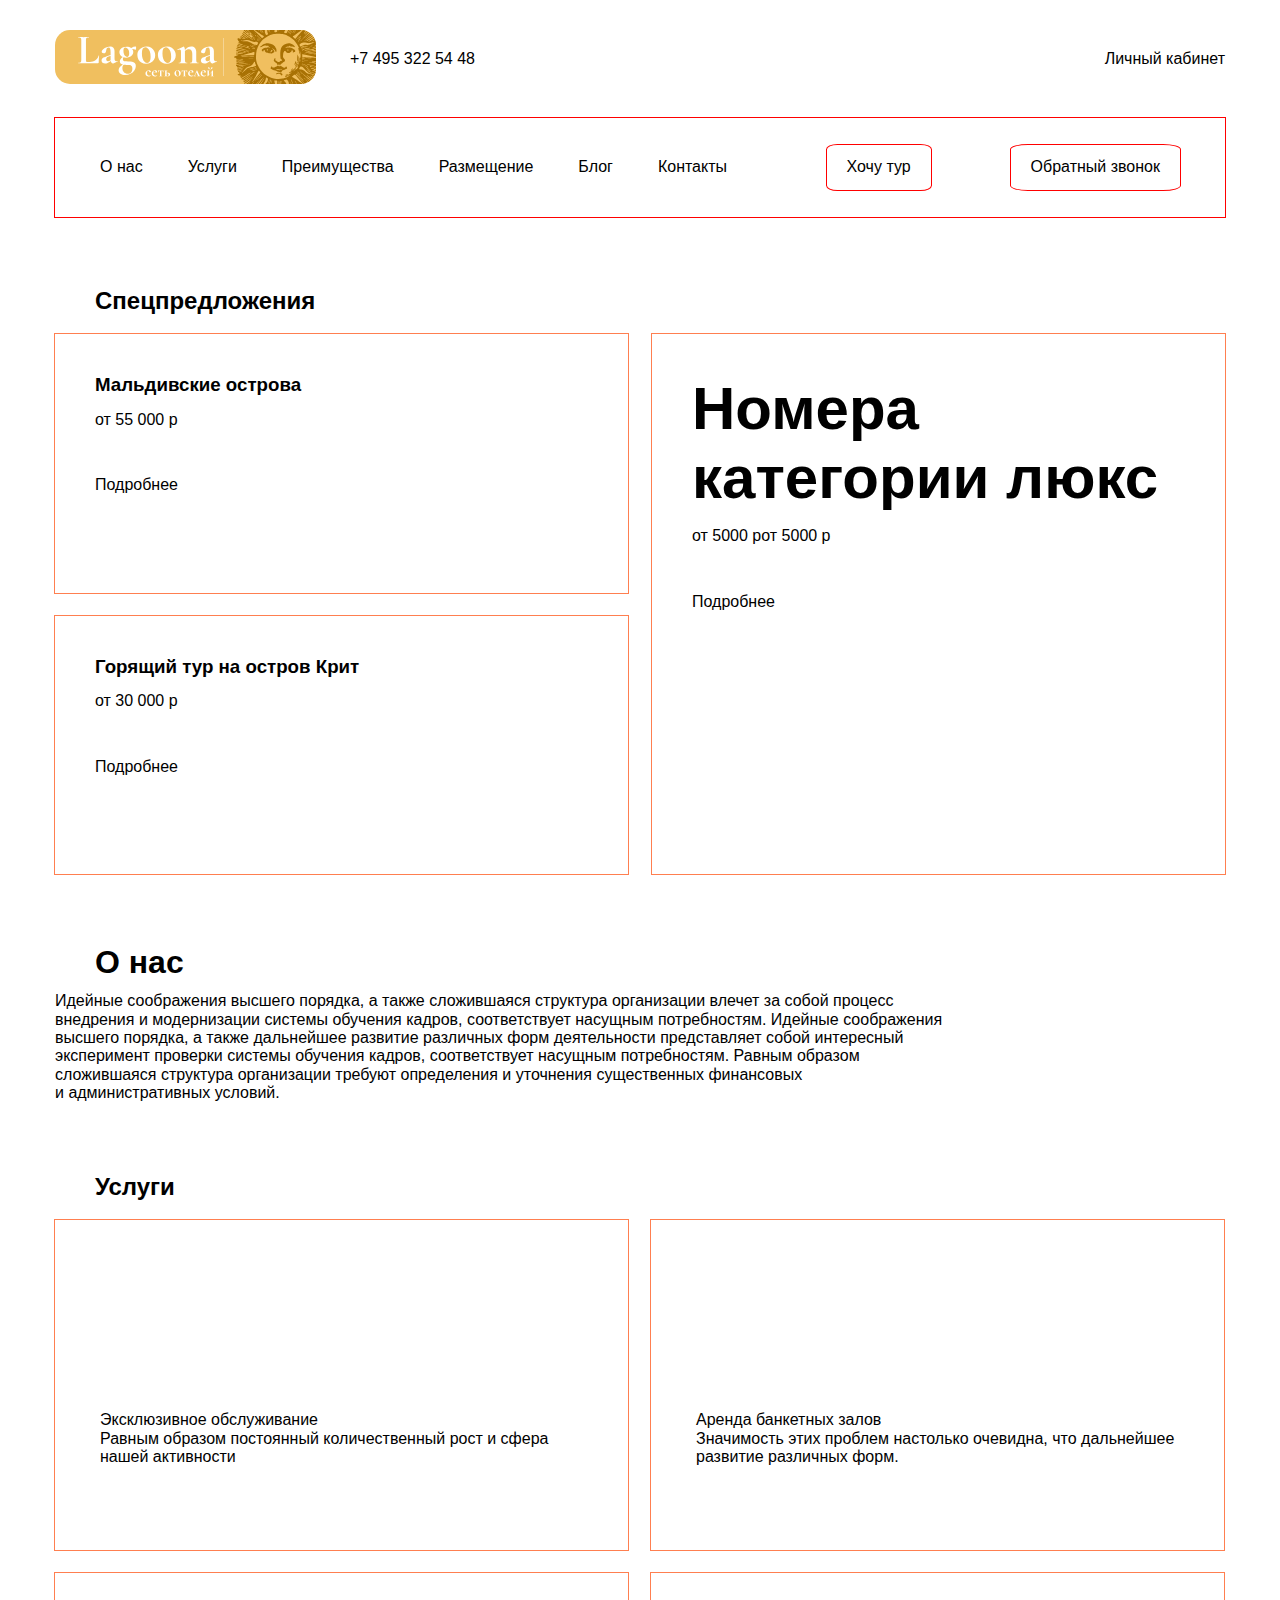
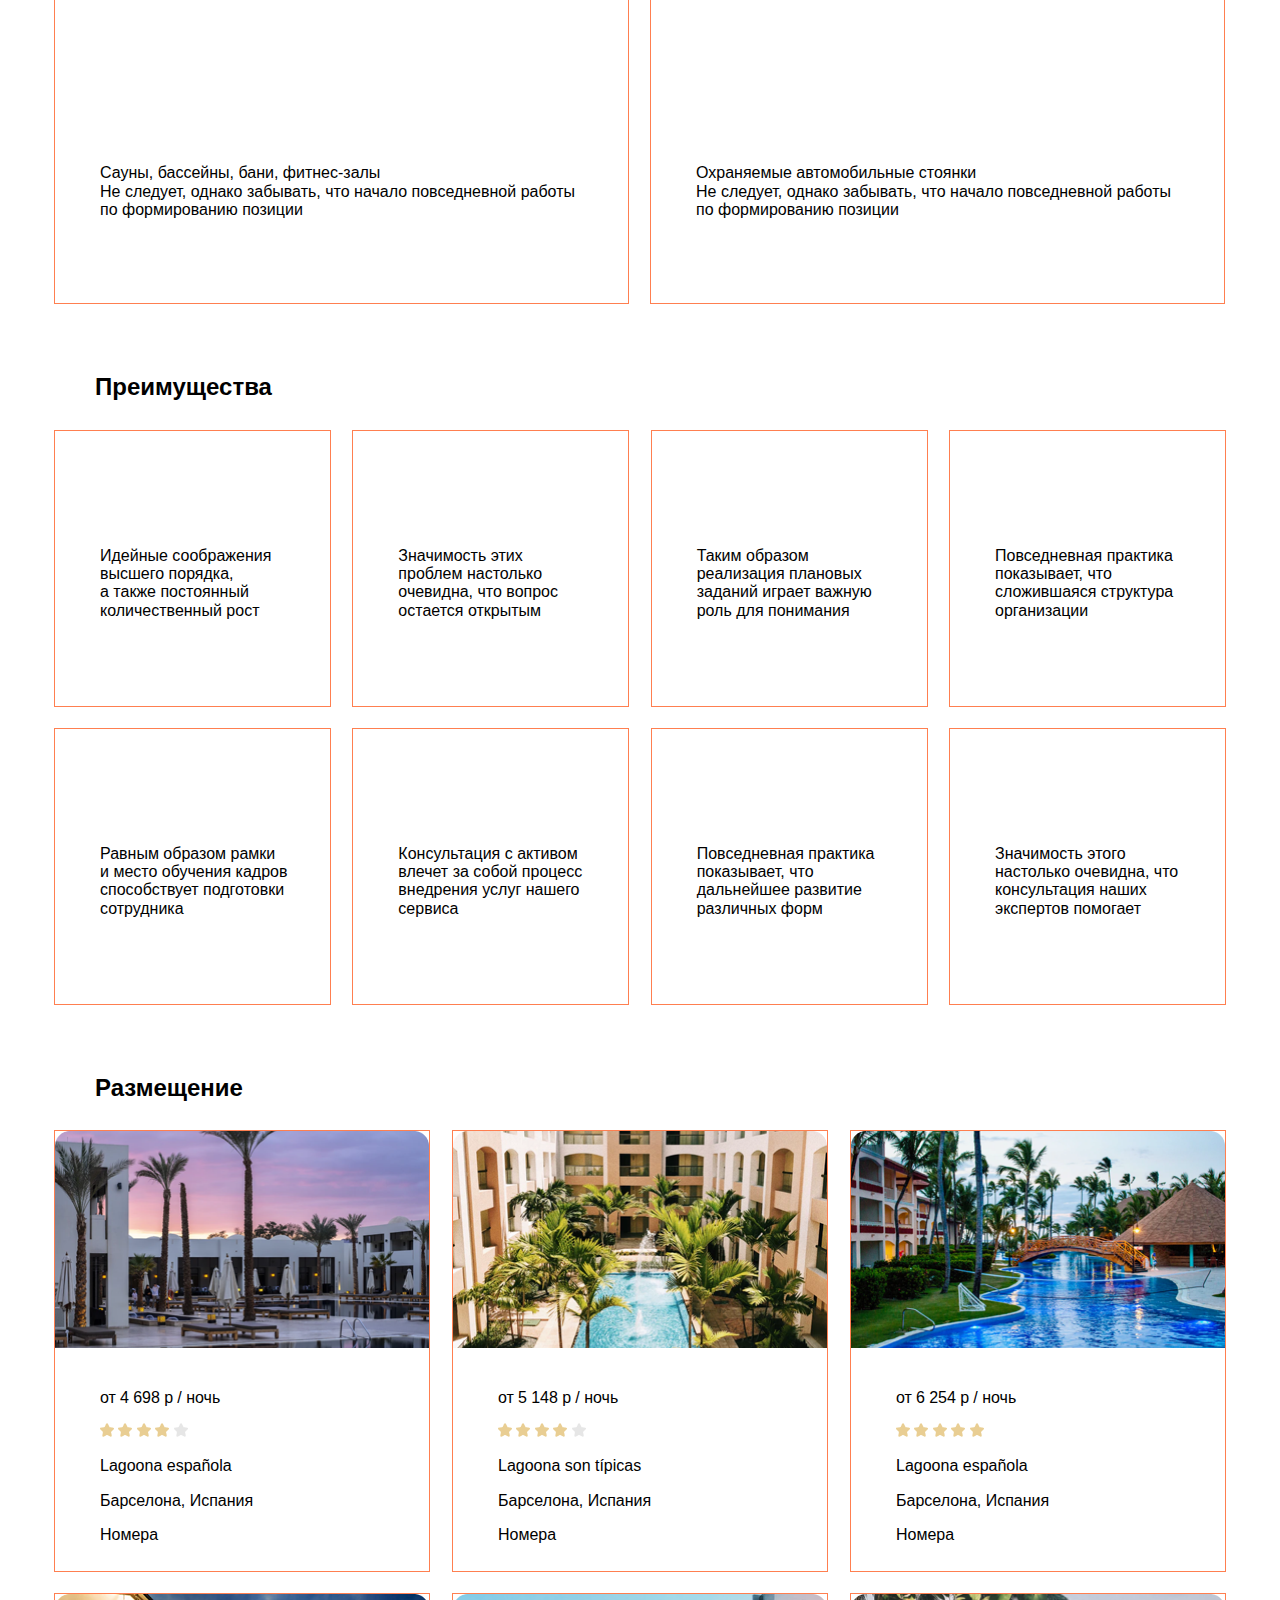
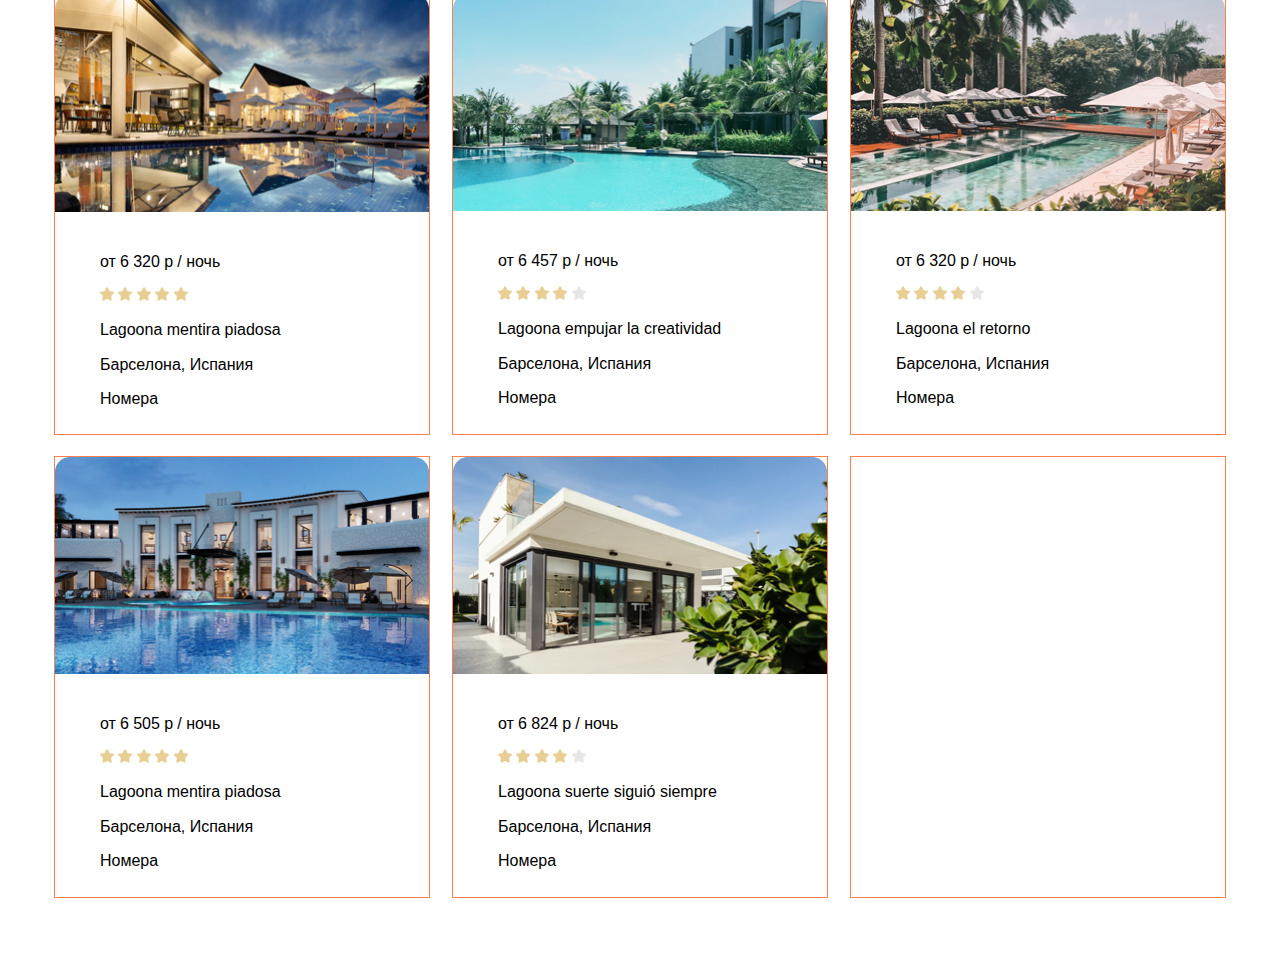
<file: 06_layout-html/index.html>
<!DOCTYPE html>

<html lang="ru">

<head>
  <meta charset="UTF-8">
  <meta name="viewport" content="width=device-width, initial-scale=1.0">
  <link rel="stylesheet" href="css/normalize.css">
  <link rel="stylesheet" href="css/style.css">
  <title>Lagoona</title>
</head>

<body>
  <header class="header container">
    <div class="header_container flex">
      <a class="header_logo" href="#">
        <img class="header_logo" src="img/logo.svg" alt="logo">
      </a>
      <a class="header_contacts" href="tel:+74953225448">
        +7 495 322 54 48
      </a>

      <a class="header_button" href="#">
        Личный кабинет
      </a>
    </div>

    <div class="container_nav section_descr">
      <nav class="navigation flex">
        <ul class="nav_list list_reset flex">
          <li class="nav_list_item">
            <a class="nav_link" href="#special_offers">
              О&nbsp;нас
            </a>
          </li>
          <li class="nav_list_item">
            <a class="nav_link" href="#about_us">
              Услуги
            </a>
          </li>
          <li class="nav_list_item">
            <a class="nav_link" href="#services">
              Преимущества
            </a>
          </li>
          <li class="nav_list_item">
            <a class="nav_link" href="#advantages">
              Размещение
            </a>
          </li>
          <li class="nav_list_item">
            <a class="nav_link" href="#">
              Блог
            </a>
          </li>
          <li class="nav_list_item">
            <a class="nav_link" href="#">
              Контакты
            </a>
          </li>
        </ul>
        <button class="btn_nav nav_button_1 btn_reset">
          Хочу тур
        </button>

        <button class="btn_nav nav_button_2 btn_reset">
          Обратный звонок
        </button>
      </nav>
    </div>
  </header>

  <main class="main container">
    <section id="special_offers" class="special_offers">
      <!-- <div class="section_descr"> -->
      <div class="special_offers_content section_descr">
        <h2 class="title_2 title_special_offers">
          Спецпредложения
        </h2>
        <div class="flex special_offers_image">
          <div class=" special_offers_img_left list_reset flex">
            <div class="special_offers_img special_offers_img_1">
              <h3 class="special_offers_title">
                Мальдивские острова
              </h3>
              <p class="special_offers_text">
                от&nbsp;55&nbsp;000 р
              </p>
              <a class="special_offers_link" href="#">
                Подробнее
              </a>
            </div>
            <div class="special_offers_img special_offers_img_2">
              <h3 class="special_offers_title">
                Горящий тур на&nbsp;остров Крит
              </h3>
              <p class="special_offers_text">
                от&nbsp;30&nbsp;000 р
              </p>
              <a class="special_offers_link" href="#">
                Подробнее
              </a>
            </div>
          </div>

          <div class="special_offers_img special_offer_img_right">
            <h3 class="special_offers_title special_offers_title_2">
              Номера категории люкс
            </h3>
            <p class="special_offers_text">
              от&nbsp;5000 рот 5000 р
            </p>
            <a class="special_offers_link" href="#">
              Подробнее
            </a>
          </div>
        </div>
      </div>
      <!-- </div> -->
    </section>

    <section id="about_us" class="about_us">
      <div class="about_us section_descr">
        <h1 class="title_2 about_us_title">
          О&nbsp;нас
        </h1>
        <p class="about_us_text">
          Идейные соображения высшего порядка, а&nbsp;также сложившаяся структура организации влечет
          за&nbsp;собой процесс внедрения и&nbsp;модернизации системы обучения кадров, соответствует
          насущным потребностям. Идейные соображения высшего порядка, а&nbsp;также дальнейшее развитие
          различных форм деятельности представляет собой интересный эксперимент проверки системы
          обучения кадров, соответствует насущным потребностям. Равным образом сложившаяся структура
          организации требуют определения и&nbsp;уточнения существенных финансовых
          и&nbsp;административных условий.
        </p>
      </div>
    </section>

    <section id="services" class="services">
      <div class="services section_descr">
        <h2 class="title_2 title_services">
          Услуги
        </h2>
        <ul class="services_list list_reset flex">
          <li class="services_item ">
            <a href="#">Эксклюзивное обслуживание</a>
            <p class="services_text">
              Равным образом постоянный количественный рост и&nbsp;сфера нашей активности
            </p>
          </li>
          <li class="services_item">
            <a href="#">Аренда банкетных залов</a>
            <p class="services_text">
              Значимость этих проблем настолько очевидна, что дальнейшее развитие различных форм.
            </p>
          </li>
          <li class="services_item">
            <a href="#">Сауны, бассейны, бани, фитнес-залы</a>
            <p class="services_text">
              Не&nbsp;следует, однако забывать, что начало повседневной работы
              по&nbsp;формированию позиции
            </p>
          </li>
          <li class="services_item">
            <a href="#">Охраняемые автомобильные стоянки</a>
            <p class="services_text">
              Не&nbsp;следует, однако забывать, что начало повседневной работы
              по&nbsp;формированию позиции
            </p>
          </li>
        </ul>
      </div>
    </section>

    <section id="advantages" class="advantages">
      <div class="advantages section_descr">
        <h2 class="title_2 title_advantage">
          Преимущества
        </h2>
        <ul class="advantages list_reset advantage_li flex">
          <li class="advantage_list ">
            <p class="advantage_text">
              Идейные соображения высшего порядка, а&nbsp;также постоянный количественный рост
            </p>
          </li>
          <li class="advantage_list ">
            <p class="advantage_text">
              Значимость этих проблем настолько очевидна, что вопрос остается открытым
            </p>
          </li>
          <li class="advantage_list ">
            <p class="advantage_text">
              Таким образом реализация плановых заданий играет важную роль для понимания
            </p>
          </li>
          <li class="advantage_list ">
            <p class="advantage_text ">
              Повседневная практика показывает, что сложившаяся структура организации
            </p>
          </li>
          <li class="advantage_list">
            <p class="advantage_text">
              Равным образом рамки и&nbsp;место обучения кадров способствует подготовки сотрудника
            </p>
          </li>
          <li class="advantage_list">
            <p class="advantage_text">
              Консультация с&nbsp;активом влечет за&nbsp;собой процесс внедрения услуг нашего
              сервиса
            </p>
          </li>
          <li class="advantage_list">
            <p class="advantage_text">
              Повседневная практика показывает, что дальнейшее развитие различных форм
            </p>
          </li>
          <li class="advantage_list">
            <p class="advantage_text">
              Значимость этого настолько очевидна, что консультация наших экспертов помогает
            </p>
          </li>
        </ul>
      </div>
    </section>

    <section id="placement" class="placement">
      <div class="placement section_descr">
        <h2 class="title_2 title_placement">
          Размещение
        </h2>
        <ul class="placement_list list_reset flex">
          <li class="placement_item">
            <img class="placement_img" src="img/placament_img_1.png" alt="">
            <div class="placement_price  placement_reset flex">
              <p class="prise_1  price_reset">
                от
              </p>
              <p class="price_2  price_reset">
                4&nbsp;698 р

              </p>
              <p class="price_3  price_reset">
                / ночь
              </p>
            </div>
            <div class="placement_stars  placement_reset ">
              <img src="img/star.png" alt="Рейтинг отеля 4 из 5" class="plasement_stars_img">
              <img src="img/star.png" alt="" class="plasement_stars_img">
              <img src="img/star.png" alt="" class="plasement_stars_img">
              <img src="img/star.png" alt="" class="plasement_stars_img">
              <img src="img/star_gray.png" alt="" class="plasement_stars_img">
            </div>
            <p class="name_hotel placement_reset ">
              Lagoona espa&#241;ola
            </p>
            <p class="placement_location placement_reset ">
              Барселона, Испания
            </p>

            <button class="placement_btn btn btn_reset placement_reset_btn">
              Номера
            </button>
          </li>
          <li class="placement_item">
            <img class="placement_img" src="img/placament_img_2.png" alt="">
            <div class="placement_price flex placement_reset ">
              <p class="prise_1 price_reset">
                от
              </p>
              <p class="price_2 price_reset">
                5&nbsp;148 р
              </p>
              <p class="price_3 price_reset">
                / ночь
              </p>
            </div>
            <div class="placement_stars placement_reset ">
              <img src="img/star.png" alt="Рейтинг отеля 4 из 5" class="plasement_stars_img">
              <img src="img/star.png" alt="" class="plasement_stars_img">
              <img src="img/star.png" alt="" class="plasement_stars_img">
              <img src="img/star.png" alt="" class="plasement_stars_img">
              <img src="img/star_gray.png" alt="" class="plasement_stars_img">
            </div>
            <p class="name_hotel placement_reset ">
              Lagoona son t&#237;picas
            </p>
            <p class="placement_location placement_reset ">
              Барселона, Испания
            </p>

            <button class="placement_btn btn btn_reset placement_reset_btn">
              Номера
            </button>
          </li>
          <li class="placement_item">
            <img class="placement_img" src="img/placament_img_3.png" alt="">
            <div class="placement_price flex placement_reset ">
              <p class="prise_1 price_reset">
                от
              </p>
              <p class="price_2 price_reset">
                6&nbsp;254 р
              </p>
              <p class="price_3 price_reset">
                / ночь
              </p>
            </div>
            <div class="placement_stars placement_reset ">
              <img src="img/star.png" alt="Рейтинг отеля 5 из 5" class="plasement_stars_img">
              <img src="img/star.png" alt="" class="plasement_stars_img">
              <img src="img/star.png" alt="" class="plasement_stars_img">
              <img src="img/star.png" alt="" class="plasement_stars_img">
              <img src="img/star.png" alt="" class="plasement_stars_img">
            </div>
            <p class="name_hotel placement_reset ">
              Lagoona espa&#241;ola
            </p>
            <p class="placement_location placement_reset ">
              Барселона, Испания
            </p>

            <button class="placement_btn btn btn_reset placement_reset_btn">
              Номера
            </button>
          </li>
          <li class="placement_item">
            <img class="placement_img" src="img/placament_img_4.png" alt="">
            <div class="placement_price flex placement_reset ">
              <p class="prise_1 price_reset">
                от
              </p>
              <p class="price_2 price_reset">
                6&nbsp;320 р
              </p>
              <p class="price_3 price_reset">
                / ночь
              </p>
            </div>
            <div class="placement_stars placement_reset ">
              <img src="img/star.png" alt="Рейтинг отеля 5 из 5" class="plasement_stars_img">
              <img src="img/star.png" alt="" class="plasement_stars_img">
              <img src="img/star.png" alt="" class="plasement_stars_img">
              <img src="img/star.png" alt="" class="plasement_stars_img">
              <img src="img/star.png" alt="" class="plasement_stars_img">
            </div>
            <p class="name_hotel placement_reset ">
              Lagoona mentira piadosa
            </p>
            <p class="placement_location placement_reset ">
              Барселона, Испания
            </p>

            <button class="placement_btn btn btn_reset placement_reset_btn">
              Номера
            </button>
          </li>
          <li class="placement_item">
            <img class="placement_img" src="img/placament_img_5.png" alt="">
            <div class="placement_price flex placement_reset ">
              <p class="prise_1 price_reset">
                от
              </p>
              <p class="price_2 price_reset">
                6&nbsp;457 р
              </p>
              <p class="price_3 price_reset">
                / ночь
              </p>
            </div>
            <div class="placement_stars placement_reset ">
              <img src="img/star.png" alt="Рейтинг отеля 4 из 5" class="plasement_stars_img">
              <img src="img/star.png" alt="" class="plasement_stars_img">
              <img src="img/star.png" alt="" class="plasement_stars_img">
              <img src="img/star.png" alt="" class="plasement_stars_img">
              <img src="img/star_gray.png" alt="" class="plasement_stars_img">
            </div>
            <p class="name_hotel placement_reset ">
              Lagoona empujar la&nbsp;creatividad
            </p>
            <p class="placement_location placement_reset ">
              Барселона, Испания
            </p>

            <button class="placement_btn btn btn_reset placement_reset_btn">
              Номера
            </button>
          </li>
          <li class="placement_item">
            <img class="placement_img" src="img/placament_img_6.png" alt="">
            <div class="placement_price flex placement_reset ">
              <p class="prise_1 price_reset">
                от
              </p>
              <p class="price_2 price_reset">
                6&nbsp;320 р
              </p>
              <p class="price_3 price_reset">
                / ночь
              </p>
            </div>
            <div class="placement_stars placement_reset ">
              <img src="img/star.png" alt="Рейтинг отеля 4 из 5" class="plasement_stars_img">
              <img src="img/star.png" alt="" class="plasement_stars_img">
              <img src="img/star.png" alt="" class="plasement_stars_img">
              <img src="img/star.png" alt="" class="plasement_stars_img">
              <img src="img/star_gray.png" alt="" class="plasement_stars_img">
            </div>
            <p class="name_hotel placement_reset ">
              Lagoona el&nbsp;retorno
            </p>
            <p class="placement_location placement_reset ">
              Барселона, Испания
            </p>

            <button class="placement_btn btn btn_reset placement_reset_btn">
              Номера
            </button>
          </li>
          <li class="placement_item">
            <img class="placement_img" src="img/placament_img_7.png" alt="">
            <div class="placement_price flex placement_reset ">
              <p class="prise_1 price_reset">
                от
              </p>
              <p class="price_2 price_reset">
                6&nbsp;505 р
              </p>
              <p class="price_3 price_reset">
                / ночь
              </p>
            </div>
            <div class="placement_stars placement_reset ">
              <img src="img/star.png" alt="Рейтинг отеля 5 из 5" class="plasement_stars_img">
              <img src="img/star.png" alt="" class="plasement_stars_img">
              <img src="img/star.png" alt="" class="plasement_stars_img">
              <img src="img/star.png" alt="" class="plasement_stars_img">
              <img src="img/star.png" alt="" class="plasement_stars_img">
            </div>
            <p class="name_hotel placement_reset ">
              Lagoona mentira piadosa
            </p>
            <p class="placement_location placement_reset ">
              Барселона, Испания
            </p>

            <button class="placement_btn btn btn_reset placement_reset_btn">
              Номера
            </button>
          </li>
          <li class="placement_item">
            <img class="placement_img" src="img/placement_img_8.png" alt="">
            <div class="placement_price flex placement_reset ">
              <p class="prise_1 price_reset">
                от
              </p>
              <p class="price_2 price_reset">
                6&nbsp;824 р
              </p>
              <p class="price_3 price_reset">
                / ночь
              </p>
            </div>
            <div class="placement_stars placement_reset ">
              <img src="img/star.png" alt="Рейтинг отеля 4 из 5" class="plasement_stars_img">
              <img src="img/star.png" alt="" class="plasement_stars_img">
              <img src="img/star.png" alt="" class="plasement_stars_img">
              <img src="img/star.png" alt="" class="plasement_stars_img">
              <img src="img/star_gray.png" alt="" class="plasement_stars_img">
            </div>
            <p class="name_hotel placement_reset ">
              Lagoona suerte sigui&#243; siempre
            </p>
            <p class="placement_location placement_reset ">
              Барселона, Испания
            </p>

            <button class="placement_btn btn btn_reset placement_reset_btn">
              Номера
            </button>
          </li>
          <li class="placement_item placement_item_9">
            <a class="img_9" href="#">Посмотреть все варианты</a>
          </li>
        </ul>
      </div>
    </section>
  </main>

  <footer>

  </footer>

</body>

</html>
</file>
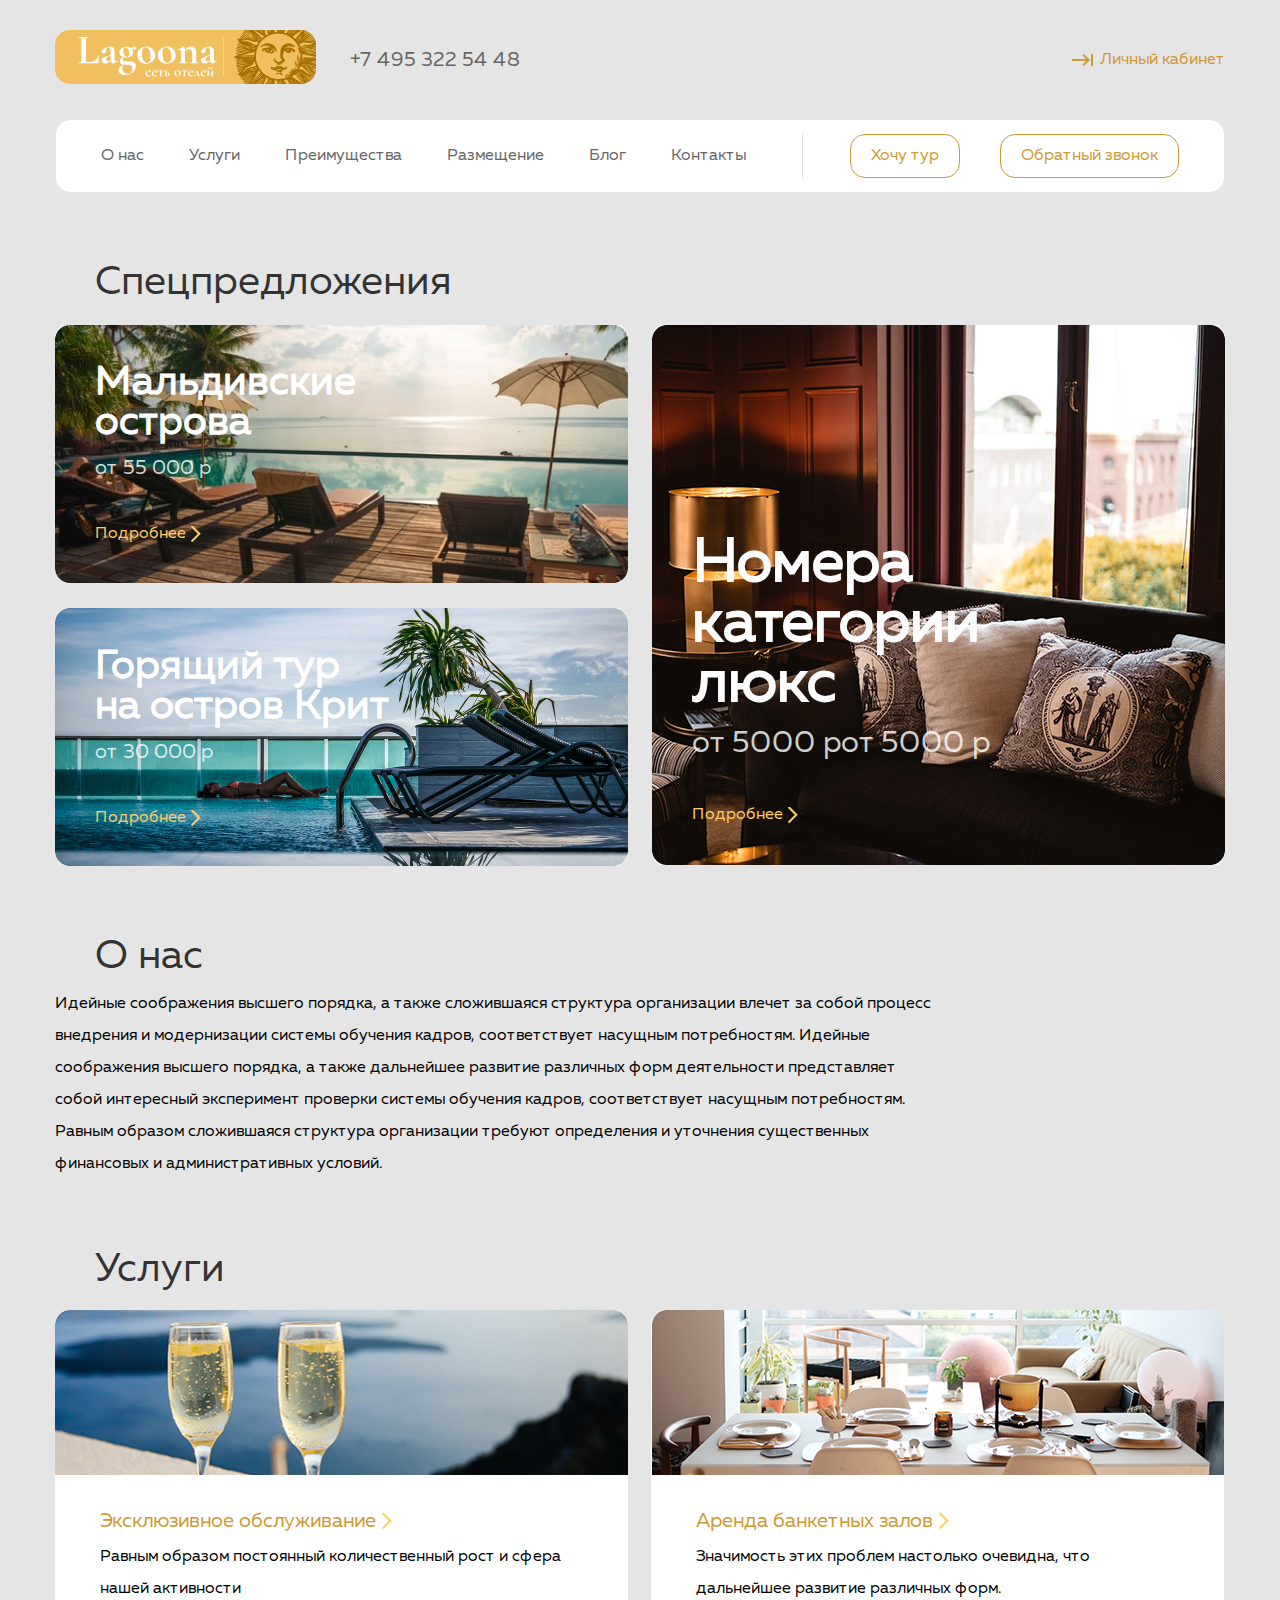
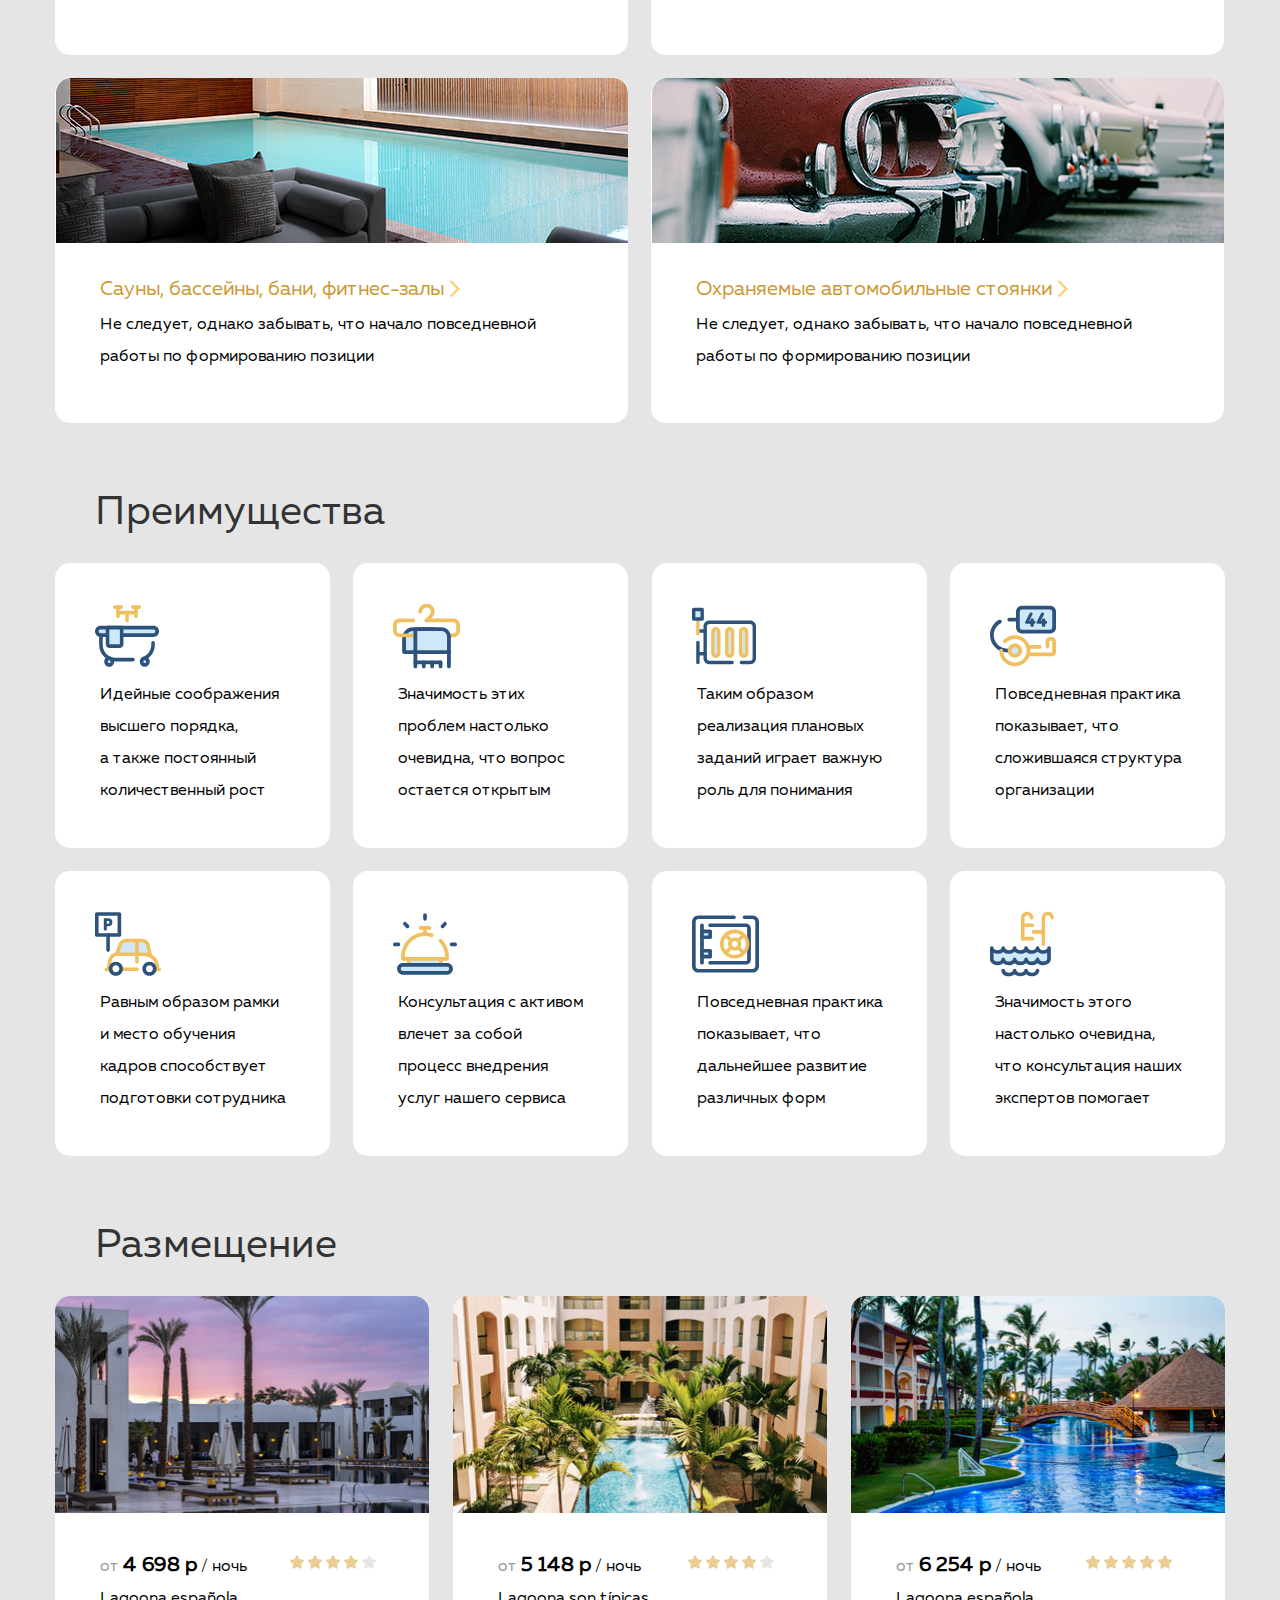
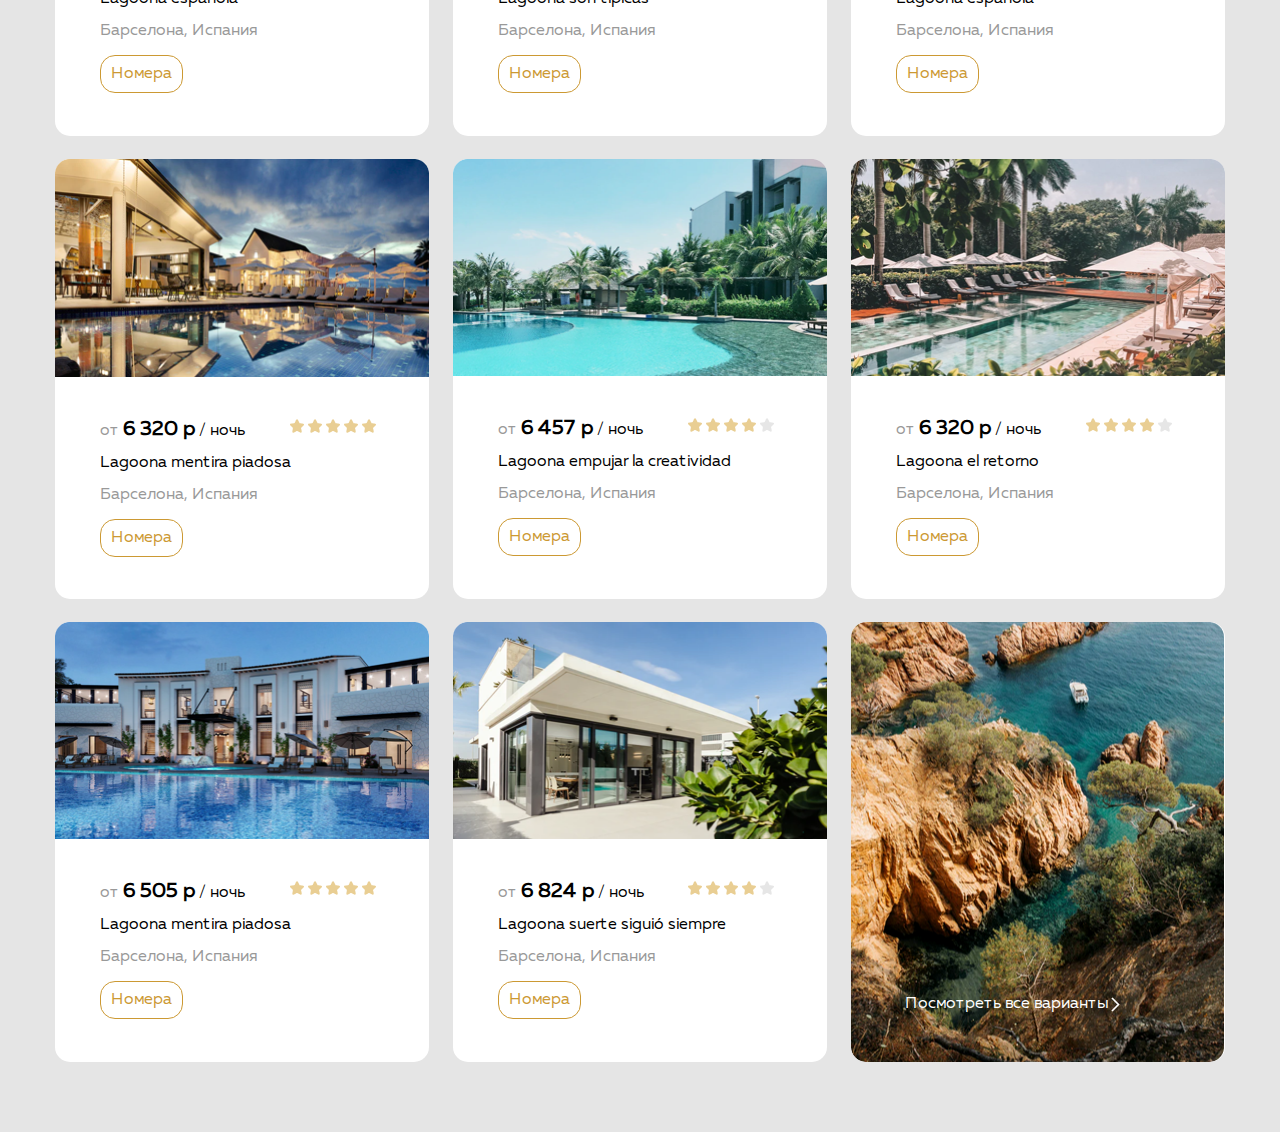
<file: 08_layout-stylization/index.html>
<!DOCTYPE html>

<html lang="ru">

<head>
  <meta charset="UTF-8">
  <meta name="viewport" content="width=device-width, initial-scale=1.0">
  <link rel="stylesheet" href="css/normalize.css">
  <link rel="stylesheet" href="css/style.css">
  <title>Lagoona</title>
</head>

<body>
  <header class="header container">
    <div class="header_container flex">
      <a class="header_logo" href="#">
        <img class="header_logo" src="img/logo.svg" alt="logo">
      </a>
      <a class="header_contacts" href="tel:+74953225448">
        +7 495 322 54 48
      </a>

      <a class="header_button" href="#">
        Личный кабинет
      </a>
    </div>

    <div class="container_nav section_descr">
      <nav class="navigation flex">
        <ul class="nav_list list_reset flex">
          <li class="nav_list_item">
            <a class="nav_link" href="#special_offers">
              О&nbsp;нас
            </a>
          </li>
          <li class="nav_list_item">
            <a class="nav_link" href="#about_us">
              Услуги
            </a>
          </li>
          <li class="nav_list_item">
            <a class="nav_link" href="#services">
              Преимущества
            </a>
          </li>
          <li class="nav_list_item">
            <a class="nav_link" href="#advantages">
              Размещение
            </a>
          </li>
          <li class="nav_list_item">
            <a class="nav_link" href="#">
              Блог
            </a>
          </li>
          <li class="nav_list_item">
            <a class="nav_link" href="#">
              Контакты
            </a>
          </li>
        </ul>
        <button class="btn_nav nav_button_1 btn_reset">
          Хочу тур
        </button>

        <button class="btn_nav nav_button_2 btn_reset">
          Обратный звонок
        </button>
      </nav>
    </div>
  </header>

  <main class="main container">
    <section id="special_offers" class="special_offers">
      <div class="special_offers_content section_descr">
        <h2 class="title_2 title_special_offers">
          Спецпредложения
        </h2>
        <div class="flex special_offers_image">
          <div class=" special_offers_img_left list_reset">
            <div class="special_offers_img special_offers_img_1 special_offers_img_12">
              <h3 class="special_offers_title special_offers_title_12">
                Мальдивские острова
              </h3>
              <p class="special_offers_text special_offers_text_12">
                от&nbsp;55&nbsp;000 р
              </p>
              <a class="special_offers_link" href="#">
                Подробнее
              </a>
            </div>
            <div class="special_offers_img special_offers_img_2 special_offers_img_12">
              <h3 class="special_offers_title special_offers_title_12">
                Горящий тур на&nbsp;остров Крит
              </h3>
              <p class="special_offers_text special_offers_text_12">
                от&nbsp;30&nbsp;000 р
              </p>
              <a class="special_offers_link" href="#">
                Подробнее
              </a>
            </div>
          </div>

          <div class="special_offers_img special_offer_img_right">
            <h3 class="special_offers_title special_offers_title_3">
              Номера категории люкс
            </h3>
            <p class="special_offers_text special_offers_text_3">
              от&nbsp;5000 рот 5000 р
            </p>
            <a class="special_offers_link" href="#">
              Подробнее
            </a>
          </div>
        </div>
      </div>
    </section>

    <section id="about_us" class="about_us">
      <div class="about_us section_descr">
        <h1 class="title_2 about_us_title">
          О&nbsp;нас
        </h1>
        <p class="about_us_text">
          Идейные соображения высшего порядка, а&nbsp;также сложившаяся структура организации влечет
          за&nbsp;собой процесс внедрения и&nbsp;модернизации системы обучения кадров, соответствует
          насущным потребностям. Идейные соображения высшего порядка, а&nbsp;также дальнейшее развитие
          различных форм деятельности представляет собой интересный эксперимент проверки системы
          обучения кадров, соответствует насущным потребностям. Равным образом сложившаяся структура
          организации требуют определения и&nbsp;уточнения существенных финансовых
          и&nbsp;административных условий.
        </p>
      </div>
    </section>

    <section id="services" class="services">
      <div class="services section_descr">
        <h2 class="title_2 title_services">
          Услуги
        </h2>
        <ul class="services_list list_reset flex">
          <li class="services_item services_item_1">
            <a class="services_link" href="#">Эксклюзивное обслуживание</a>
            <p class="services_text">
              Равным образом постоянный количественный рост и&nbsp;сфера нашей активности
            </p>
          </li>
          <li class="services_item services_item_2">
            <a class="services_link" href="#">Аренда банкетных залов</a>
            <p class="services_text">
              Значимость этих проблем настолько очевидна, что дальнейшее развитие различных форм.
            </p>
          </li>
          <li class="services_item services_item_3">
            <a class="services_link" href="#">Сауны, бассейны, бани, фитнес-залы</a>
            <p class="services_text">
              Не&nbsp;следует, однако забывать, что начало повседневной работы
              по&nbsp;формированию позиции
            </p>
          </li>
          <li class="services_item services_item_4">
            <a class="services_link" href="#">Охраняемые автомобильные стоянки</a>
            <p class="services_text">
              Не&nbsp;следует, однако забывать, что начало повседневной работы
              по&nbsp;формированию позиции
            </p>
          </li>
        </ul>
      </div>
    </section>

    <section id="advantages" class="advantages">
      <div class="advantages section_descr">
        <h2 class="title_2 title_advantage">
          Преимущества
        </h2>
        <ul class="advantages list_reset advantage_li flex">
          <li class="advantage_list advantage_list_1">
            <p class="advantage_text ">
              Идейные соображения высшего порядка, а&nbsp;также постоянный количественный рост
            </p>
          </li>
          <li class="advantage_list  advantage_list_2">
            <p class="advantage_text">
              Значимость этих проблем настолько очевидна, что вопрос остается открытым
            </p>
          </li>
          <li class="advantage_list  advantage_list_3">
            <p class="advantage_text">
              Таким образом реализация плановых заданий играет важную роль для понимания
            </p>
          </li>
          <li class="advantage_list  advantage_list_4">
            <p class="advantage_text ">
              Повседневная практика показывает, что сложившаяся структура организации
            </p>
          </li>
          <li class="advantage_list advantage_list_5">
            <p class="advantage_text">
              Равным образом рамки и&nbsp;место обучения кадров способствует подготовки сотрудника
            </p>
          </li>
          <li class="advantage_list advantage_list_6">
            <p class="advantage_text">
              Консультация с&nbsp;активом влечет за&nbsp;собой процесс внедрения услуг нашего
              сервиса
            </p>
          </li>
          <li class="advantage_list advantage_list_7">
            <p class="advantage_text">
              Повседневная практика показывает, что дальнейшее развитие различных форм
            </p>
          </li>
          <li class="advantage_list advantage_list_8">
            <p class="advantage_text">
              Значимость этого настолько очевидна, что консультация наших экспертов помогает
            </p>
          </li>
        </ul>
      </div>
    </section>

    <section id="placement" class="placement">
      <div class="placement section_descr">
        <h2 class="title_2 title_placement">
          Размещение
        </h2>
        <ul class="placement_list list_reset flex">
          <li class="placement_item">
            <img class="placement_img" src="img/placament_img_1.png" alt="">
            <div class="placement_price_line">
              <div class="placement_price  placement_reset flex">
                <p class="price_1  price_reset">
                  от
                </p>
                <p class="price_2  price_reset">
                  4&nbsp;698 р
                </p>
                <p class="price_3  price_reset">
                  / ночь
                </p>
                <div class="placement_stars  placement_reset ">
                  <img src="img/star.png" alt="Рейтинг отеля 4 из 5" class="plasement_stars_img">
                  <img src="img/star.png" alt="" class="plasement_stars_img">
                  <img src="img/star.png" alt="" class="plasement_stars_img">
                  <img src="img/star.png" alt="" class="plasement_stars_img">
                  <img src="img/star_gray.png" alt="" class="plasement_stars_img">
                </div>
              </div>
            </div>
            <p class="name_hotel placement_reset ">
              Lagoona espa&#241;ola
            </p>
            <p class="placement_location placement_reset ">
              Барселона, Испания
            </p>

            <button class="placement_btn btn btn_reset placement_reset_btn">
              Номера
            </button>
          </li>
          <li class="placement_item">
            <img class="placement_img" src="img/placament_img_2.png" alt="">
            <div class="placement_price flex placement_reset ">
              <p class="price_1 price_reset">
                от
              </p>
              <p class="price_2 price_reset">
                5&nbsp;148 р
              </p>
              <p class="price_3 price_reset">
                / ночь
              </p>
              <div class="placement_stars placement_reset ">
                <img src="img/star.png" alt="Рейтинг отеля 4 из 5" class="plasement_stars_img">
                <img src="img/star.png" alt="" class="plasement_stars_img">
                <img src="img/star.png" alt="" class="plasement_stars_img">
                <img src="img/star.png" alt="" class="plasement_stars_img">
                <img src="img/star_gray.png" alt="" class="plasement_stars_img">
              </div>
            </div>
            <p class="name_hotel placement_reset ">
              Lagoona son t&#237;picas
            </p>
            <p class="placement_location placement_reset ">
              Барселона, Испания
            </p>

            <button class="placement_btn btn btn_reset placement_reset_btn">
              Номера
            </button>
          </li>
          <li class="placement_item">
            <img class="placement_img" src="img/placament_img_3.png" alt="">
            <div class="placement_price flex placement_reset ">
              <p class="price_1 price_reset">
                от
              </p>
              <p class="price_2 price_reset">
                6&nbsp;254 р
              </p>
              <p class="price_3 price_reset">
                / ночь
              </p>
              <div class="placement_stars placement_reset ">
                <img src="img/star.png" alt="Рейтинг отеля 5 из 5" class="plasement_stars_img">
                <img src="img/star.png" alt="" class="plasement_stars_img">
                <img src="img/star.png" alt="" class="plasement_stars_img">
                <img src="img/star.png" alt="" class="plasement_stars_img">
                <img src="img/star.png" alt="" class="plasement_stars_img">
              </div>
            </div>
            <p class="name_hotel placement_reset ">
              Lagoona espa&#241;ola
            </p>
            <p class="placement_location placement_reset ">
              Барселона, Испания
            </p>

            <button class="placement_btn btn btn_reset placement_reset_btn">
              Номера
            </button>
          </li>
          <li class="placement_item">
            <img class="placement_img" src="img/placament_img_4.png" alt="">
            <div class="placement_price flex placement_reset ">
              <p class="price_1 price_reset">
                от
              </p>
              <p class="price_2 price_reset">
                6&nbsp;320 р
              </p>
              <p class="price_3 price_reset">
                / ночь
              </p>
              <div class="placement_stars placement_reset ">
                <img src="img/star.png" alt="Рейтинг отеля 5 из 5" class="plasement_stars_img">
                <img src="img/star.png" alt="" class="plasement_stars_img">
                <img src="img/star.png" alt="" class="plasement_stars_img">
                <img src="img/star.png" alt="" class="plasement_stars_img">
                <img src="img/star.png" alt="" class="plasement_stars_img">
              </div>
            </div>
            <p class="name_hotel placement_reset ">
              Lagoona mentira piadosa
            </p>
            <p class="placement_location placement_reset ">
              Барселона, Испания
            </p>

            <button class="placement_btn btn btn_reset placement_reset_btn">
              Номера
            </button>
          </li>
          <li class="placement_item">
            <img class="placement_img" src="img/placament_img_5.png" alt="">
            <div class="placement_price flex placement_reset ">
              <p class="price_1 price_reset">
                от
              </p>
              <p class="price_2 price_reset">
                6&nbsp;457 р
              </p>
              <p class="price_3 price_reset">
                / ночь
              </p>
              <div class="placement_stars placement_reset ">
                <img src="img/star.png" alt="Рейтинг отеля 4 из 5" class="plasement_stars_img">
                <img src="img/star.png" alt="" class="plasement_stars_img">
                <img src="img/star.png" alt="" class="plasement_stars_img">
                <img src="img/star.png" alt="" class="plasement_stars_img">
                <img src="img/star_gray.png" alt="" class="plasement_stars_img">
              </div>
            </div>
            <p class="name_hotel placement_reset ">
              Lagoona empujar la&nbsp;creatividad
            </p>
            <p class="placement_location placement_reset ">
              Барселона, Испания
            </p>

            <button class="placement_btn btn btn_reset placement_reset_btn">
              Номера
            </button>
          </li>
          <li class="placement_item">
            <img class="placement_img" src="img/placament_img_6.png" alt="">
            <div class="placement_price flex placement_reset ">
              <p class="price_1 price_reset">
                от
              </p>
              <p class="price_2 price_reset">
                6&nbsp;320 р
              </p>
              <p class="price_3 price_reset">
                / ночь
              </p>
              <div class="placement_stars placement_reset ">
                <img src="img/star.png" alt="Рейтинг отеля 4 из 5" class="plasement_stars_img">
                <img src="img/star.png" alt="" class="plasement_stars_img">
                <img src="img/star.png" alt="" class="plasement_stars_img">
                <img src="img/star.png" alt="" class="plasement_stars_img">
                <img src="img/star_gray.png" alt="" class="plasement_stars_img">
              </div>
            </div>
            <p class="name_hotel placement_reset ">
              Lagoona el&nbsp;retorno
            </p>
            <p class="placement_location placement_reset ">
              Барселона, Испания
            </p>

            <button class="placement_btn btn btn_reset placement_reset_btn">
              Номера
            </button>
          </li>
          <li class="placement_item">
            <img class="placement_img" src="img/placament_img_7.png" alt="">
            <div class="placement_price flex placement_reset ">
              <p class="price_1 price_reset">
                от
              </p>
              <p class="price_2 price_reset">
                6&nbsp;505 р
              </p>
              <p class="price_3 price_reset">
                / ночь
              </p>
              <div class="placement_stars placement_reset ">
                <img src="img/star.png" alt="Рейтинг отеля 5 из 5" class="plasement_stars_img">
                <img src="img/star.png" alt="" class="plasement_stars_img">
                <img src="img/star.png" alt="" class="plasement_stars_img">
                <img src="img/star.png" alt="" class="plasement_stars_img">
                <img src="img/star.png" alt="" class="plasement_stars_img">
              </div>
            </div>
            <p class="name_hotel placement_reset ">
              Lagoona mentira piadosa
            </p>
            <p class="placement_location placement_reset ">
              Барселона, Испания
            </p>

            <button class="placement_btn btn btn_reset placement_reset_btn">
              Номера
            </button>
          </li>
          <li class="placement_item">
            <img class="placement_img" src="img/placement_img_8.png" alt="">
            <div class="placement_price flex placement_reset ">
              <p class="price_1 price_reset">
                от
              </p>
              <p class="price_2 price_reset">
                6&nbsp;824 р
              </p>
              <p class="price_3 price_reset">
                / ночь
              </p>
              <div class="placement_stars placement_reset ">
                <img src="img/star.png" alt="Рейтинг отеля 4 из 5" class="plasement_stars_img">
                <img src="img/star.png" alt="" class="plasement_stars_img">
                <img src="img/star.png" alt="" class="plasement_stars_img">
                <img src="img/star.png" alt="" class="plasement_stars_img">
                <img src="img/star_gray.png" alt="" class="plasement_stars_img">
              </div>
            </div>
            <p class="name_hotel placement_reset ">
              Lagoona suerte sigui&#243; siempre
            </p>
            <p class="placement_location placement_reset ">
              Барселона, Испания
            </p>

            <button class="placement_btn btn btn_reset placement_reset_btn">
              Номера
            </button>
          </li>
          <li class="placement_item placement_item_9">
            <a class="img_9_link" href="#">Посмотреть все варианты</a>
          </li>
        </ul>
      </div>
    </section>
  </main>

  <footer>

  </footer>

</body>

</html>
</file>
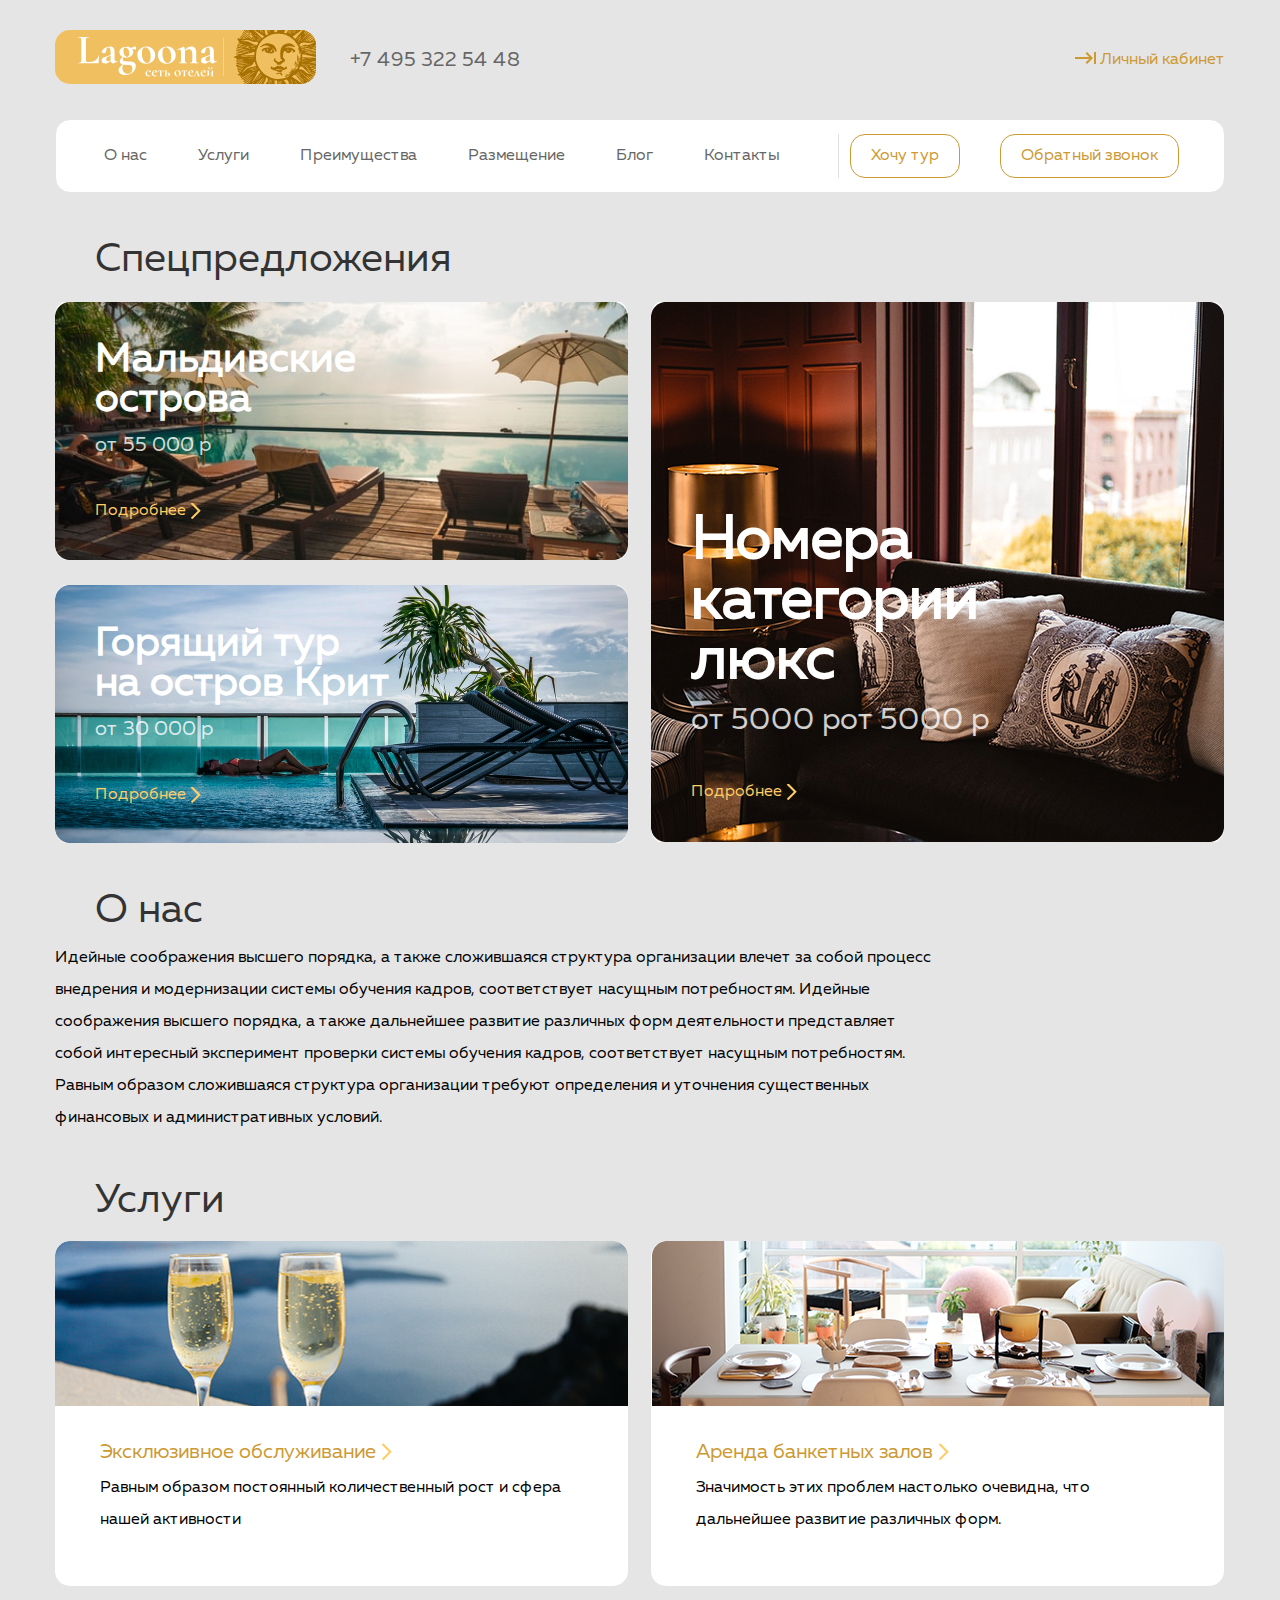
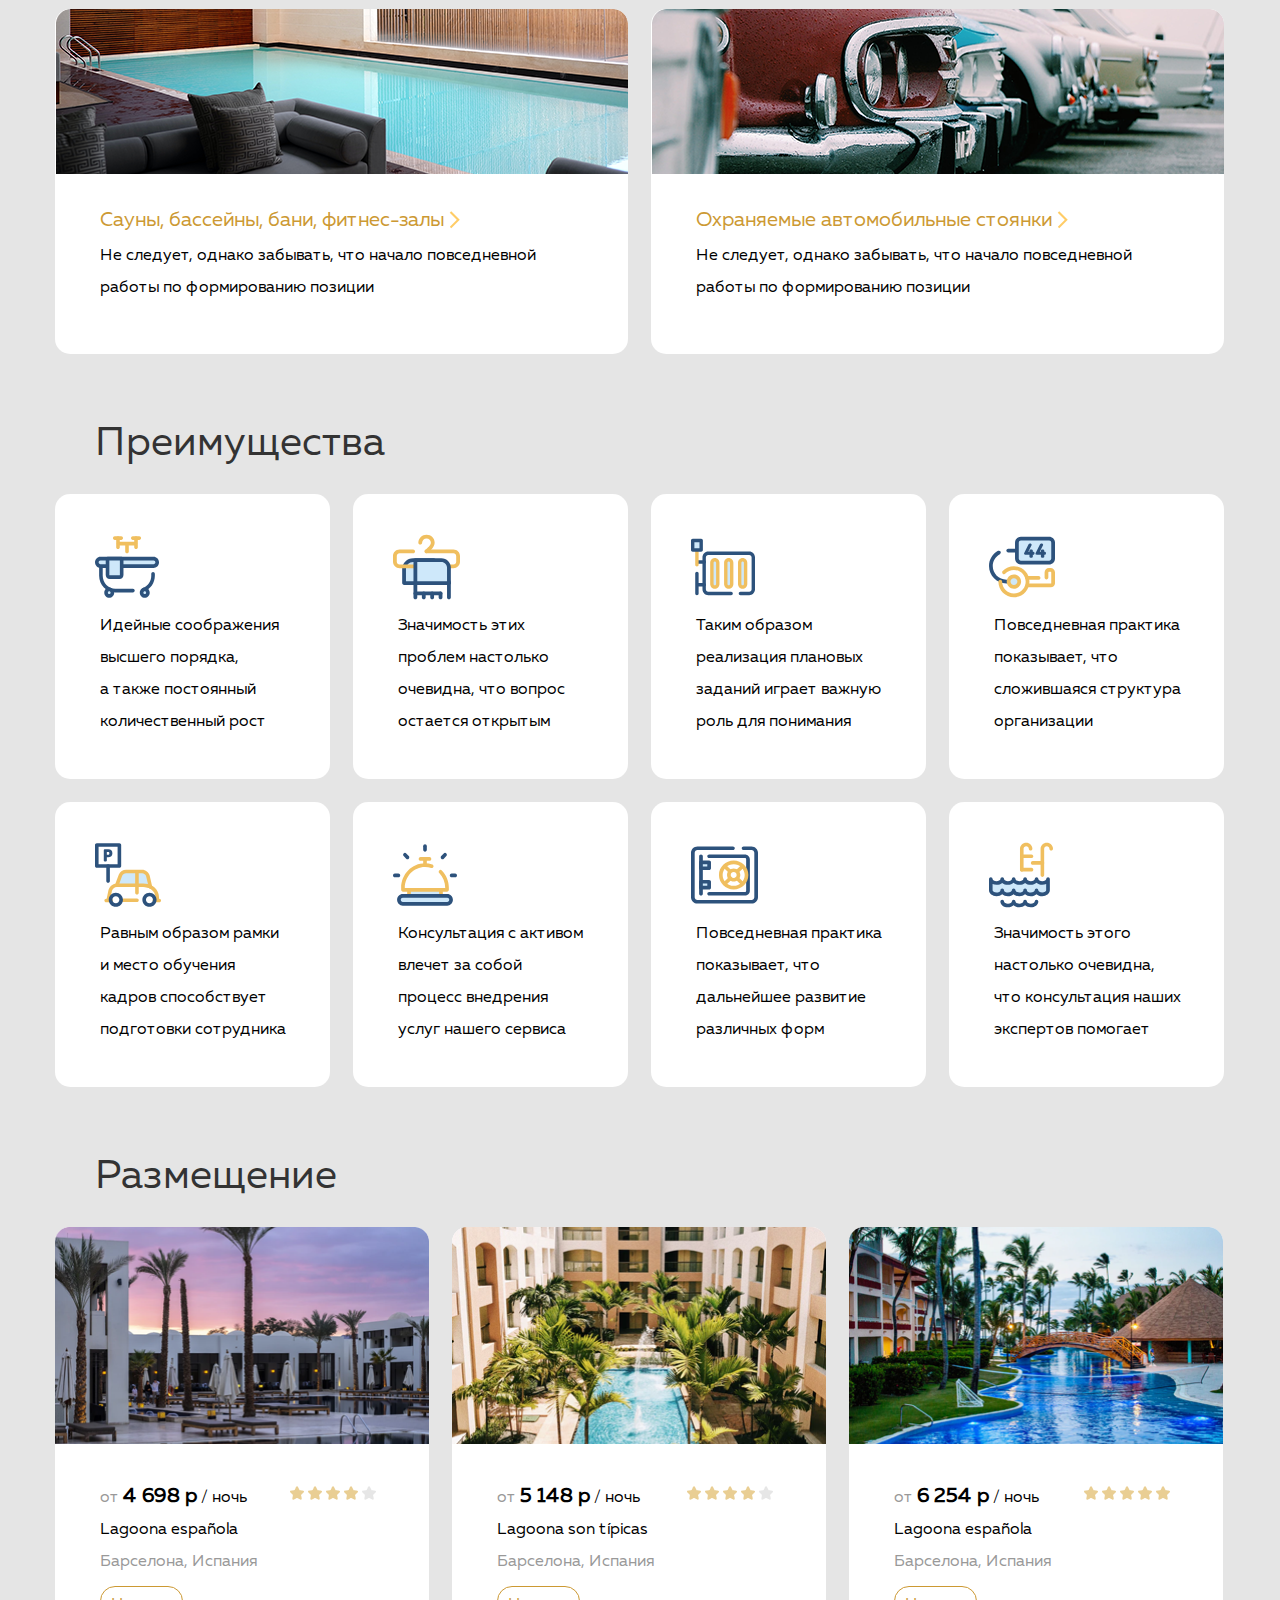
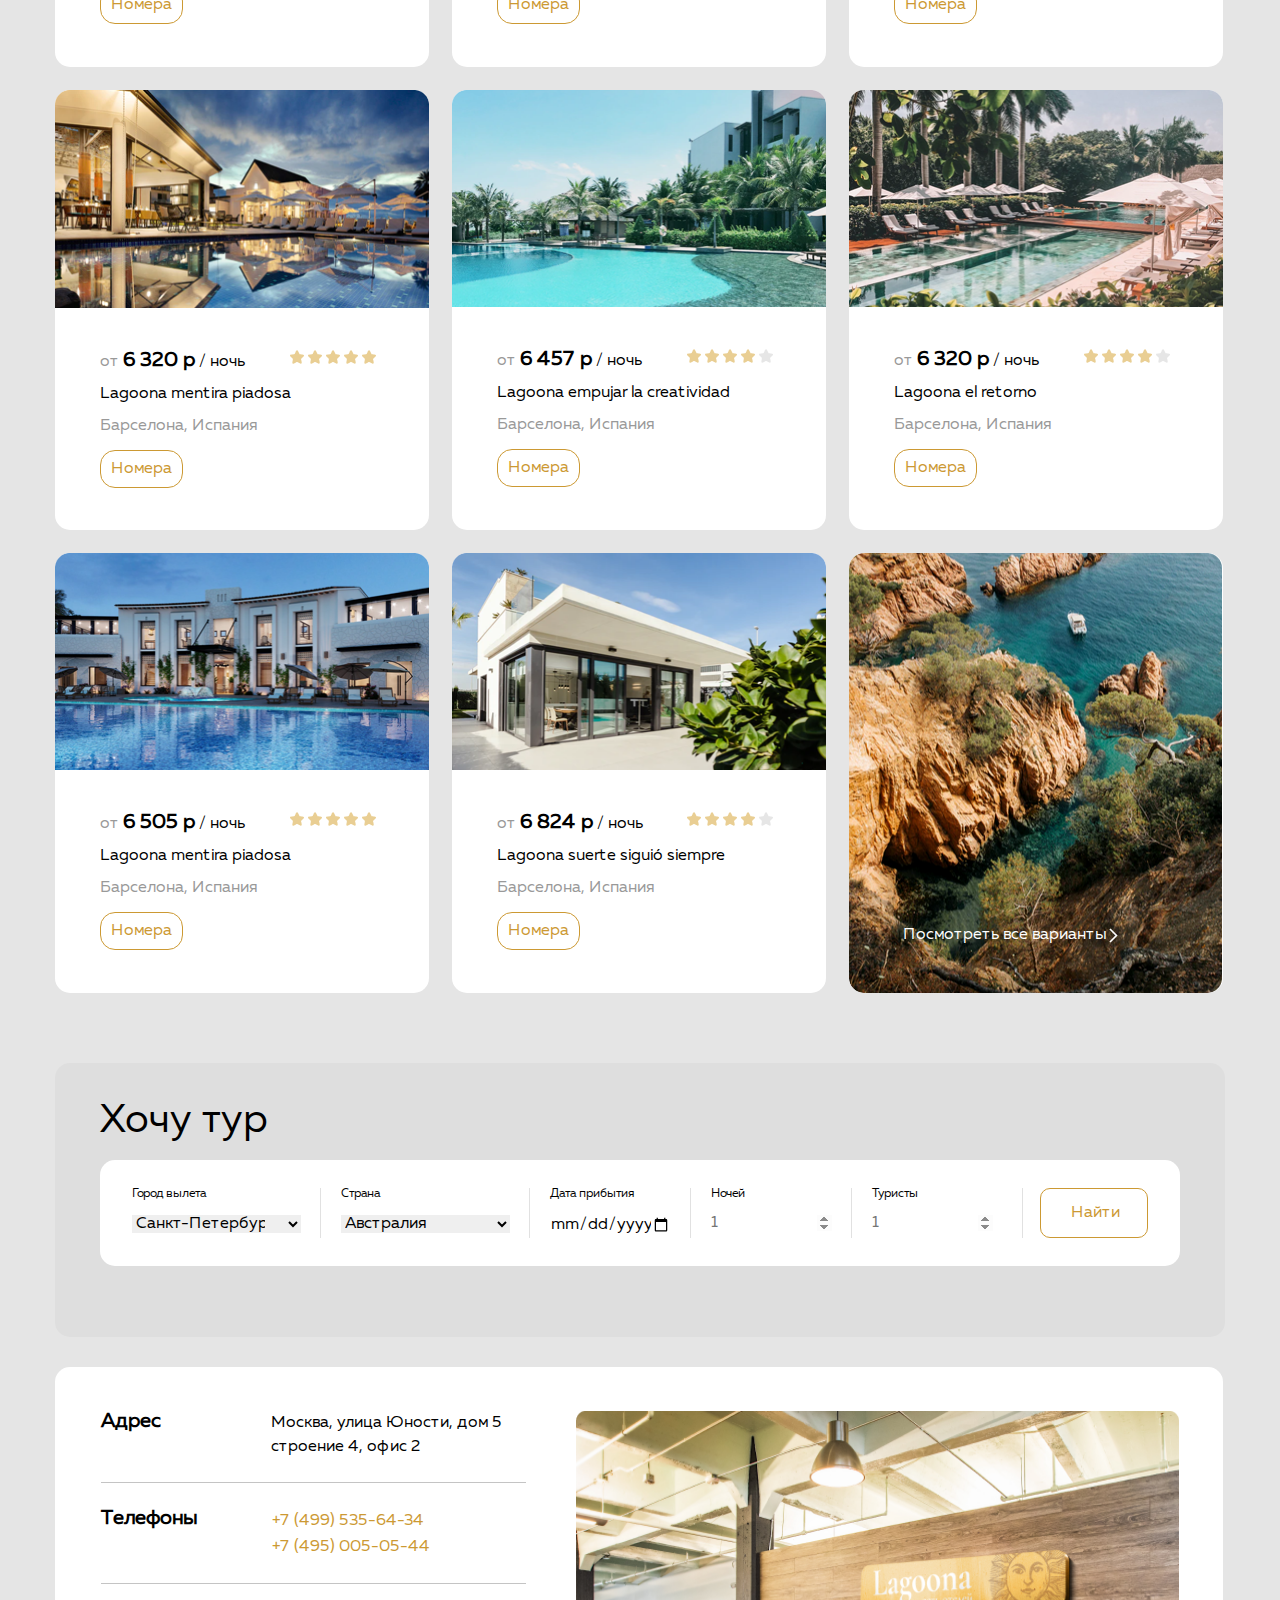
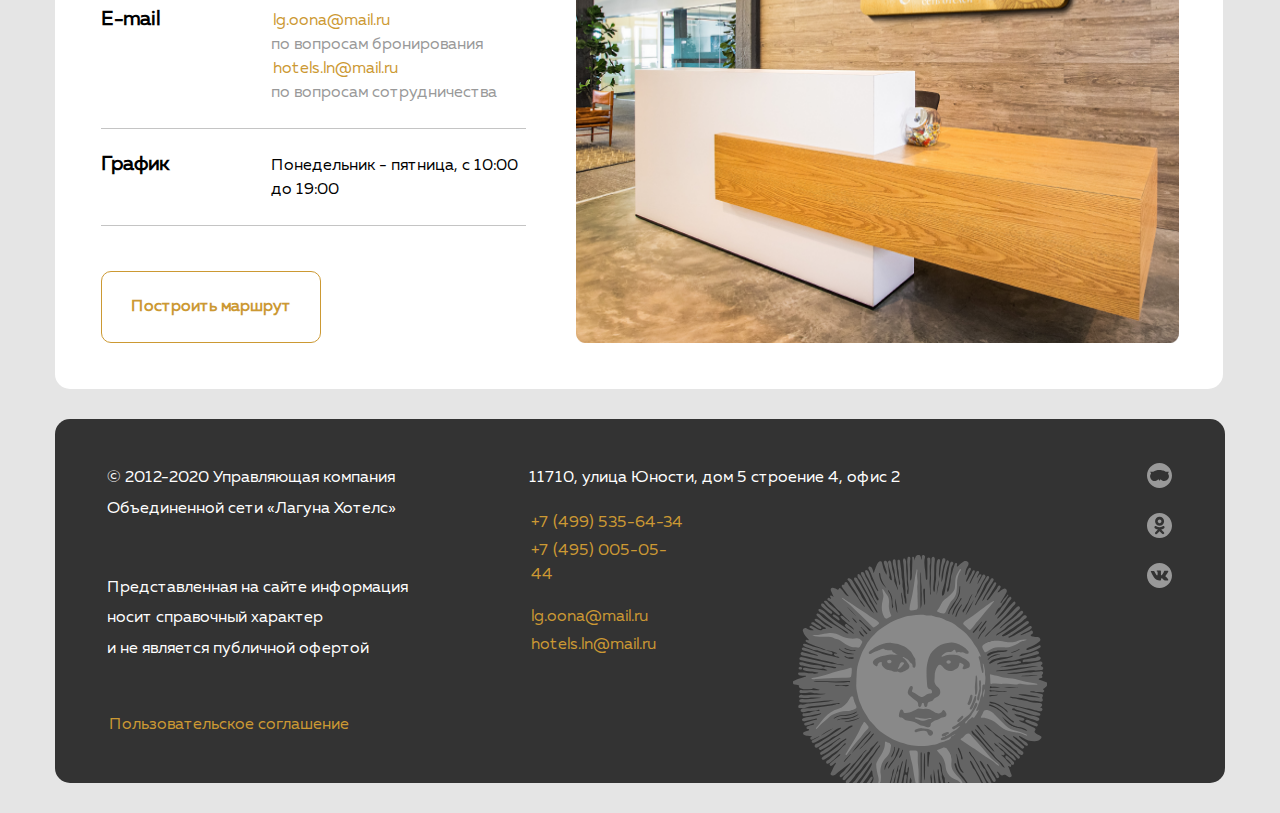
<file: 09_layout-HTML-forms/index.html>
<!DOCTYPE html>
<html lang="ru">

<head>
  <meta charset="UTF-8">
  <meta name="viewport" content="width=device-width, initial-scale=1.0">
  <link rel="stylesheet" href="css/normalize.css">
  <link rel="stylesheet" href="css/style.css">
  <title>Lagoona</title>
</head>

<body>
  <header class="header container">
    <div class="header_container flex">
      <a class="header_logo" href="#">
        <img class="header_logo" src="img/logo.svg" alt="logo">
      </a>
      <a class="header_contacts" href="tel:+74953225448">
        +7 495 322 54 48
      </a>

      <a class="header_button" href="#">
        <svg width="21" height="12" viewBox="0 0 21 12"  xmlns="http://www.w3.org/2000/svg">
          <path d="M10.59 1.41L14.17 5H0V7H14.17L10.58 10.59L12 12L18 6L12 0L10.59 1.41ZM19 0V12H21V0H19Z"/>
          </svg>

        Личный кабинет
      </a>
    </div>

    <div class="container_nav section_descr">
      <nav class="navigation flex">
        <ul class="nav_list list_reset flex">
          <li class="nav_list_item">
            <a class="nav_link" href="#special_offers">
              О&nbsp;нас
            </a>
          </li>
          <li class="nav_list_item">
            <a class="nav_link" href="#about_us">
              Услуги
            </a>
          </li>
          <li class="nav_list_item">
            <a class="nav_link" href="#services">
              Преимущества
            </a>
          </li>
          <li class="nav_list_item">
            <a class="nav_link" href="#advantages">
              Размещение
            </a>
          </li>
          <li class="nav_list_item">
            <a class="nav_link" href="#">
              Блог
            </a>
          </li>
          <li class="nav_list_item">
            <a class="nav_link" href="#">
              Контакты
            </a>
          </li>
        </ul>
        <button class="btn_nav nav_button_1 btn_reset">
          Хочу тур
        </button>

        <button class="btn_nav nav_button_2 btn_reset">
          Обратный звонок
        </button>
      </nav>
    </div>
  </header>

  <main class="main container">
    <section id="special_offers" class="special_offers">
      <div class="special_offers_content section_descr">
        <h2 class="title_2 title_special_offers">
          Спецпредложения
        </h2>
        <div class="flex special_offers_image">
          <div class=" special_offers_img_left list_reset">
            <div class="special_offers_img special_offers_img_1 special_offers_img_12">
              <h3 class="special_offers_title special_offers_title_12">
                Мальдивские острова
              </h3>
              <p class="special_offers_text special_offers_text_12">
                от&nbsp;55&nbsp;000 р
              </p>
              <a class="special_offers_link" href="#">
                Подробнее
              </a>
            </div>
            <div class="special_offers_img special_offers_img_2 special_offers_img_12">
              <h3 class="special_offers_title special_offers_title_12">
                Горящий тур на&nbsp;остров Крит
              </h3>
              <p class="special_offers_text special_offers_text_12">
                от&nbsp;30&nbsp;000 р
              </p>
              <a class="special_offers_link" href="#">
                Подробнее
              </a>
            </div>
          </div>

          <div class="special_offers_img special_offer_img_right">
            <h3 class="special_offers_title special_offers_title_3">
              Номера категории люкс
            </h3>
            <p class="special_offers_text special_offers_text_3">
              от&nbsp;5000 рот 5000 р
            </p>
            <a class="special_offers_link" href="#">
              Подробнее
            </a>
          </div>
        </div>
      </div>
    </section>

    <section id="about_us" class="about_us">
      <div class="about_us section_descr">
        <h1 class="title_2 about_us_title">
          О&nbsp;нас
        </h1>
        <p class="about_us_text">
          Идейные соображения высшего порядка, а&nbsp;также сложившаяся структура организации влечет
          за&nbsp;собой процесс внедрения и&nbsp;модернизации системы обучения кадров, соответствует
          насущным потребностям. Идейные соображения высшего порядка, а&nbsp;также дальнейшее развитие
          различных форм деятельности представляет собой интересный эксперимент проверки системы
          обучения кадров, соответствует насущным потребностям. Равным образом сложившаяся структура
          организации требуют определения и&nbsp;уточнения существенных финансовых
          и&nbsp;административных условий.
        </p>
      </div>
    </section>

    <section id="services" class="services">
      <div class="services section_descr">
        <h2 class="title_2 title_services">
          Услуги
        </h2>
        <ul class="services_list list_reset flex">
          <li class="services_item services_item_1">
            <a class="services_link" href="#">Эксклюзивное обслуживание</a>
            <p class="services_text">
              Равным образом постоянный количественный рост и&nbsp;сфера нашей активности
            </p>
          </li>
          <li class="services_item services_item_2">
            <a class="services_link" href="#">Аренда банкетных залов</a>
            <p class="services_text">
              Значимость этих проблем настолько очевидна, что дальнейшее развитие различных форм.
            </p>
          </li>
          <li class="services_item services_item_3">
            <a class="services_link" href="#">Сауны, бассейны, бани, фитнес-залы</a>
            <p class="services_text">
              Не&nbsp;следует, однако забывать, что начало повседневной работы
              по&nbsp;формированию позиции
            </p>
          </li>
          <li class="services_item services_item_4">
            <a class="services_link" href="#">Охраняемые автомобильные стоянки</a>
            <p class="services_text">
              Не&nbsp;следует, однако забывать, что начало повседневной работы
              по&nbsp;формированию позиции
            </p>
          </li>
        </ul>
      </div>
    </section>

    <section id="advantages" class="advantages">
      <div class="advantages section_descr">
        <h2 class="title_2 title_advantage">
          Преимущества
        </h2>
        <ul class="advantages list_reset advantage_li flex">
          <li class="advantage_list advantage_list_1">
            <p class="advantage_text ">
              Идейные соображения высшего порядка, а&nbsp;также постоянный количественный рост
            </p>
          </li>
          <li class="advantage_list  advantage_list_2">
            <p class="advantage_text">
              Значимость этих проблем настолько очевидна, что вопрос остается открытым
            </p>
          </li>
          <li class="advantage_list  advantage_list_3">
            <p class="advantage_text">
              Таким образом реализация плановых заданий играет важную роль для понимания
            </p>
          </li>
          <li class="advantage_list  advantage_list_4">
            <p class="advantage_text ">
              Повседневная практика показывает, что сложившаяся структура организации
            </p>
          </li>
          <li class="advantage_list advantage_list_5">
            <p class="advantage_text">
              Равным образом рамки и&nbsp;место обучения кадров способствует подготовки сотрудника
            </p>
          </li>
          <li class="advantage_list advantage_list_6">
            <p class="advantage_text">
              Консультация с&nbsp;активом влечет за&nbsp;собой процесс внедрения услуг нашего
              сервиса
            </p>
          </li>
          <li class="advantage_list advantage_list_7">
            <p class="advantage_text">
              Повседневная практика показывает, что дальнейшее развитие различных форм
            </p>
          </li>
          <li class="advantage_list advantage_list_8">
            <p class="advantage_text">
              Значимость этого настолько очевидна, что консультация наших экспертов помогает
            </p>
          </li>
        </ul>
      </div>
    </section>

    <section id="placement" class="placement">
      <div class="placement section_descr">
        <h2 class="title_2 title_placement">
          Размещение
        </h2>
        <ul class="placement_list list_reset flex">
          <li class="placement_item">
            <img class="placement_img" src="img/placament_img_1.png" alt="">
            <div class="placement_price_line">
              <div class="placement_price  placement_reset flex">
                <p class="price_1  price_reset">
                  от
                </p>
                <p class="price_2  price_reset">
                  4&nbsp;698 р
                </p>
                <p class="price_3  price_reset">
                  / ночь
                </p>
                <div class="placement_stars  placement_reset ">
                  <img src="img/star.png" alt="Рейтинг отеля 4 из 5" class="plasement_stars_img">
                  <img src="img/star.png" alt="" class="plasement_stars_img">
                  <img src="img/star.png" alt="" class="plasement_stars_img">
                  <img src="img/star.png" alt="" class="plasement_stars_img">
                  <img src="img/star_gray.png" alt="" class="plasement_stars_img">
                </div>
              </div>
            </div>
            <p class="name_hotel placement_reset ">
              Lagoona espa&#241;ola
            </p>
            <p class="placement_location placement_reset ">
              Барселона, Испания
            </p>

            <button class="placement_btn btn btn_reset placement_reset_btn">
              Номера
            </button>
          </li>
          <li class="placement_item">
            <img class="placement_img" src="img/placament_img_2.png" alt="">
            <div class="placement_price flex placement_reset ">
              <p class="price_1 price_reset">
                от
              </p>
              <p class="price_2 price_reset">
                5&nbsp;148 р
              </p>
              <p class="price_3 price_reset">
                / ночь
              </p>
              <div class="placement_stars placement_reset ">
                <img src="img/star.png" alt="Рейтинг отеля 4 из 5" class="plasement_stars_img">
                <img src="img/star.png" alt="" class="plasement_stars_img">
                <img src="img/star.png" alt="" class="plasement_stars_img">
                <img src="img/star.png" alt="" class="plasement_stars_img">
                <img src="img/star_gray.png" alt="" class="plasement_stars_img">
              </div>
            </div>
            <p class="name_hotel placement_reset ">
              Lagoona son t&#237;picas
            </p>
            <p class="placement_location placement_reset ">
              Барселона, Испания
            </p>

            <button class="placement_btn btn btn_reset placement_reset_btn">
              Номера
            </button>
          </li>
          <li class="placement_item">
            <img class="placement_img" src="img/placament_img_3.png" alt="">
            <div class="placement_price flex placement_reset ">
              <p class="price_1 price_reset">
                от
              </p>
              <p class="price_2 price_reset">
                6&nbsp;254 р
              </p>
              <p class="price_3 price_reset">
                / ночь
              </p>
              <div class="placement_stars placement_reset ">
                <img src="img/star.png" alt="Рейтинг отеля 5 из 5" class="plasement_stars_img">
                <img src="img/star.png" alt="" class="plasement_stars_img">
                <img src="img/star.png" alt="" class="plasement_stars_img">
                <img src="img/star.png" alt="" class="plasement_stars_img">
                <img src="img/star.png" alt="" class="plasement_stars_img">
              </div>
            </div>
            <p class="name_hotel placement_reset ">
              Lagoona espa&#241;ola
            </p>
            <p class="placement_location placement_reset ">
              Барселона, Испания
            </p>

            <button class="placement_btn btn btn_reset placement_reset_btn">
              Номера
            </button>
          </li>
          <li class="placement_item">
            <img class="placement_img" src="img/placament_img_4.png" alt="">
            <div class="placement_price flex placement_reset ">
              <p class="price_1 price_reset">
                от
              </p>
              <p class="price_2 price_reset">
                6&nbsp;320 р
              </p>
              <p class="price_3 price_reset">
                / ночь
              </p>
              <div class="placement_stars placement_reset ">
                <img src="img/star.png" alt="Рейтинг отеля 5 из 5" class="plasement_stars_img">
                <img src="img/star.png" alt="" class="plasement_stars_img">
                <img src="img/star.png" alt="" class="plasement_stars_img">
                <img src="img/star.png" alt="" class="plasement_stars_img">
                <img src="img/star.png" alt="" class="plasement_stars_img">
              </div>
            </div>
            <p class="name_hotel placement_reset ">
              Lagoona mentira piadosa
            </p>
            <p class="placement_location placement_reset ">
              Барселона, Испания
            </p>

            <button class="placement_btn btn btn_reset placement_reset_btn">
              Номера
            </button>
          </li>
          <li class="placement_item">
            <img class="placement_img" src="img/placament_img_5.png" alt="">
            <div class="placement_price flex placement_reset ">
              <p class="price_1 price_reset">
                от
              </p>
              <p class="price_2 price_reset">
                6&nbsp;457 р
              </p>
              <p class="price_3 price_reset">
                / ночь
              </p>
              <div class="placement_stars placement_reset ">
                <img src="img/star.png" alt="Рейтинг отеля 4 из 5" class="plasement_stars_img">
                <img src="img/star.png" alt="" class="plasement_stars_img">
                <img src="img/star.png" alt="" class="plasement_stars_img">
                <img src="img/star.png" alt="" class="plasement_stars_img">
                <img src="img/star_gray.png" alt="" class="plasement_stars_img">
              </div>
            </div>
            <p class="name_hotel placement_reset ">
              Lagoona empujar la&nbsp;creatividad
            </p>
            <p class="placement_location placement_reset ">
              Барселона, Испания
            </p>

            <button class="placement_btn btn btn_reset placement_reset_btn">
              Номера
            </button>
          </li>
          <li class="placement_item">
            <img class="placement_img" src="img/placament_img_6.png" alt="">
            <div class="placement_price flex placement_reset ">
              <p class="price_1 price_reset">
                от
              </p>
              <p class="price_2 price_reset">
                6&nbsp;320 р
              </p>
              <p class="price_3 price_reset">
                / ночь
              </p>
              <div class="placement_stars placement_reset ">
                <img src="img/star.png" alt="Рейтинг отеля 4 из 5" class="plasement_stars_img">
                <img src="img/star.png" alt="" class="plasement_stars_img">
                <img src="img/star.png" alt="" class="plasement_stars_img">
                <img src="img/star.png" alt="" class="plasement_stars_img">
                <img src="img/star_gray.png" alt="" class="plasement_stars_img">
              </div>
            </div>
            <p class="name_hotel placement_reset ">
              Lagoona el&nbsp;retorno
            </p>
            <p class="placement_location placement_reset ">
              Барселона, Испания
            </p>

            <button class="placement_btn btn btn_reset placement_reset_btn">
              Номера
            </button>
          </li>
          <li class="placement_item">
            <img class="placement_img" src="img/placament_img_7.png" alt="">
            <div class="placement_price flex placement_reset ">
              <p class="price_1 price_reset">
                от
              </p>
              <p class="price_2 price_reset">
                6&nbsp;505 р
              </p>
              <p class="price_3 price_reset">
                / ночь
              </p>
              <div class="placement_stars placement_reset ">
                <img src="img/star.png" alt="Рейтинг отеля 5 из 5" class="plasement_stars_img">
                <img src="img/star.png" alt="" class="plasement_stars_img">
                <img src="img/star.png" alt="" class="plasement_stars_img">
                <img src="img/star.png" alt="" class="plasement_stars_img">
                <img src="img/star.png" alt="" class="plasement_stars_img">
              </div>
            </div>
            <p class="name_hotel placement_reset ">
              Lagoona mentira piadosa
            </p>
            <p class="placement_location placement_reset ">
              Барселона, Испания
            </p>

            <button class="placement_btn btn btn_reset placement_reset_btn">
              Номера
            </button>
          </li>
          <li class="placement_item">
            <img class="placement_img" src="img/placement_img_8.png" alt="">
            <div class="placement_price flex placement_reset ">
              <p class="price_1 price_reset">
                от
              </p>
              <p class="price_2 price_reset">
                6&nbsp;824 р
              </p>
              <p class="price_3 price_reset">
                / ночь
              </p>
              <div class="placement_stars placement_reset ">
                <img src="img/star.png" alt="Рейтинг отеля 4 из 5" class="plasement_stars_img">
                <img src="img/star.png" alt="" class="plasement_stars_img">
                <img src="img/star.png" alt="" class="plasement_stars_img">
                <img src="img/star.png" alt="" class="plasement_stars_img">
                <img src="img/star_gray.png" alt="" class="plasement_stars_img">
              </div>
            </div>
            <p class="name_hotel placement_reset ">
              Lagoona suerte sigui&#243; siempre
            </p>
            <p class="placement_location placement_reset ">
              Барселона, Испания
            </p>

            <button class="placement_btn btn btn_reset placement_reset_btn">
              Номера
            </button>
          </li>
          <li class="placement_item placement_item_9">
            <a class="img_9_link" href="#">Посмотреть все варианты</a>
          </li>
        </ul>
      </div>
    </section>

    <section class="container tour">
      <h2 class="title_2 title_tour ">
        Хочу тур
      </h2>
      <form action="https://jsonplaceholder.typicode.com/posts" method="post">
        <div class="container_tour flex">
          <ul class="tour_nav_list list_reset flex">
            <li class="tour_item city_dep_li">
              <p class="title_tour_1">
                Город вылета
              </p>
              <select class="tour_select city_dep tour_input" name="Город вылета">
                <option value="Санкт-Петербург">Санкт-Петербург</option>
              </select>
            </li>
            <li class="tour_item country_li">
              <p class="title_tour_1">
                Страна
              </p>
              <select class="tour_select country_dep tour_input" name="Страна">
                <option value="Австралия">Австралия</option>
              </select>
            </li>
            <li class="tour_item date_li">
              <p class="title_tour_1">Дата прибытия</p>
              <input class="tour_select tour_date tour_input" type="date" name="date">
            </li>
            <li class="tour_item night_li">
              <p class="title_tour_1">Ночей</p>
              <input class="tour_select tour_night tour_input" type="number" min="1" max="90" placeholder="1"
                name="night">
            </li>
            <li class="tour_item tourists_li">
              <p class="title_tour_1">Туристы</p>
              <input class="tour_select tour_tourists tour_input" type="number" min="1" max="10" placeholder="1"
                required name="tourists">
            </li>
          </ul>
          <button class="btn btn_reset tour_btn">
            Найти
          </button>
        </div>
      </form>
    </section>

    <section class="contacts">
      <div class="flex container_cont">
        <div class="cont_left">
          <ul class="cont_list list_reset">
            <li class="flex cont_li">
              <p class="cont_text cont_text_left">
                Адрес
              </p>

              <p class="cont_text cont_text_right cont_text_ad">
                Москва, улица Юности, дом 5 строение 4, офис 2
              </p>
            </li>

            <li class="flex cont_li">
              <p class="cont_text cont_text_left">Телефоны</p>

              <div class="cont_text_right cont_text_tel">
                <a class="cont_tel cont_text_tel" href="tel:+7(499)535-64-34">+7 (499) 535-64-34</a>
                <a class="cont_tel cont_text_tel" href="tel:+7(495)005-05-44">+7 (495) 005-05-44</a>
              </div>
            </li>

            <li class="flex cont_li">
              <p class="cont_text cont_text_left">E-mail</p>

              <div class="cont_text_right">
                <a class="cont_mail" href="mailto:lg.oona@mail.ru">lg.oona@mail.ru</a>
                <p class="cont_text cont_text_mail">по вопросам бронирования</p>
                <a class="cont_mail" href="mailto:hotels.ln@mail.ru">hotels.ln@mail.ru</a>
                <p class="cont_text cont_text_mail">по вопросам сотрудничества</p>
              </div>
            </li>

            <li class="flex cont_li">
              <p class="cont_text cont_text_left">График</p>

              <p class="cont_text cont_text_right cont_text_chart">Понедельник - пятница, с 10:00 до 19:00</p>
            </li>
          </ul>
          <button class="btn_reset cont_btn">
            Построить маршрут
          </button>
        </div>
        <div class="contacts_img_1">
          <img class="contacts_img" src="./img/contacts_img.png" alt="">
        </div>
      </div>
    </section>
  </main>

  <footer class="container">
    <div class="footer_container flex">
      <div class="footer_left">
        <p class="footer_text footer_text_1">
          © 2012-2020 Управляющая компания Объединенной сети «Лагуна Хотелс»
        </p>
        <p class="footer_text footer_text_2">
          Представленная на сайте информация носит справочный характер и не является публичной офертой
        </p>
        <a class="footer_link_1" href="#">Пользовательское соглашение</a>
      </div>

      <div class="footer_center">
        <p class="footer_text footer_adress">
          11710, улица Юности, дом 5 строение 4, офис 2
        </p>
        <div class="footer_t flex">
          <a class="footer_tel" href="tel:+7(499)535-64-34">+7 (499) 535-64-34</a>
          <a class="footer_tel" href="tel:+7(495)005-05-44">+7 (495) 005-05-44</a>
        </div>
        <div class="footer_m flex">
          <a class="footer_mail" href="mailto:lg.oona@mail.ru">lg.oona@mail.ru</a>
          <a class="footer_mail" href="mailto:hotels.ln@mail.ru">hotels.ln@mail.ru</a>
        </div>
      </div>

      <div>
        <ul class="list_reset footer_social">
          <li class="footer_social_item footer_comp">
            <a href="#" class="footer_link_social">
              <svg width="25" height="25" viewBox="0 0 25 25" xmlns="http://www.w3.org/2000/svg">
                <path d="M12.5 0C5.59815 0 0 5.59815 0 12.5C0 19.4018 5.59815 25 12.5 25C19.4018 25 25 19.4018 25 12.5C25 5.59815 19.4018 0 12.5 0ZM19.683 17.3568C18.9161 17.8425 18.0726 18.0726 17.1779 18.0726C16.7945 18.0726 16.411 18.0215 16.0532 17.9192C15.1585 17.6891 14.3916 17.229 13.7525 16.5644C13.6759 16.4877 13.5992 16.3855 13.4969 16.2832C13.1646 16.7945 12.8323 17.2801 12.5 17.7914C12.1677 17.2801 11.8354 16.7945 11.5031 16.3088C11.4775 16.3088 11.4775 16.3343 11.4775 16.3343L11.4519 16.3599C10.6851 17.2801 9.71369 17.817 8.53782 18.0215C7.8732 18.1237 7.23414 18.0981 6.59509 17.9192C5.7004 17.6636 4.93353 17.2035 4.29447 16.4877C3.68098 15.7975 3.3231 15.0051 3.16973 14.0849C3.01636 13.2413 3.19529 12.4233 3.24642 12.2188C3.39979 11.6309 3.62985 11.1196 3.98773 10.6339C4.01329 10.6084 4.01329 10.5317 4.01329 10.5061C3.88548 9.99488 3.62985 9.53476 3.34867 9.07463C3.27198 8.97238 3.19529 8.87013 3.11861 8.74232V8.71676C3.14417 8.71676 3.14417 8.71676 3.16973 8.71676C4.11554 8.71676 5.06134 8.71676 6.00715 8.71676C6.05828 8.71676 6.08384 8.6912 6.13496 8.66564C6.79958 8.23108 7.51533 7.89876 8.25664 7.64314C8.79345 7.4642 9.33026 7.31083 9.89263 7.20858C10.4294 7.10633 10.9662 7.02965 11.5286 7.00408C12.8579 6.90183 13.9315 7.02965 14.6472 7.13189C15.184 7.20858 15.6953 7.33639 16.2065 7.48977C17.1012 7.77095 17.9192 8.15439 18.7116 8.64007C18.7628 8.66564 18.8394 8.6912 18.9161 8.6912C19.8364 8.6912 20.7566 8.6912 21.6769 8.6912C21.7536 8.6912 21.8302 8.6912 21.9069 8.6912C21.9069 8.71676 21.9069 8.71676 21.9069 8.71676C21.8558 8.79345 21.8302 8.84457 21.7791 8.92126C21.4724 9.40694 21.1912 9.89263 21.0378 10.455C21.0122 10.5061 21.0122 10.5572 21.0634 10.6339C21.8814 11.8098 22.137 13.1135 21.8047 14.5194C21.4468 15.7208 20.7566 16.6666 19.683 17.3568Z"/>
                </svg>

            </a>
          </li>

          <li class="footer_social_item footer_tw">
            <a href="#" class="footer_link_social">
              <svg width="25" height="25" viewBox="0 0 25 25" xmlns="http://www.w3.org/2000/svg">
                <path d="M10.7106 8.32552C10.7106 9.35607 11.546 10.1916 12.5766 10.1916C13.6071 10.1916 14.4426 9.35607 14.4426 8.32552C14.4426 7.29496 13.6071 6.4595 12.5766 6.4595C11.546 6.4595 10.7106 7.29496 10.7106 8.32552Z"/>
                <path fill-rule="evenodd" clip-rule="evenodd" d="M12.5 25C19.4036 25 25 19.4036 25 12.5C25 5.59644 19.4036 0 12.5 0C5.59644 0 0 5.59644 0 12.5C0 19.4036 5.59644 25 12.5 25ZM8.06251 8.32546C8.06251 5.83243 10.0835 3.81137 12.5766 3.81137C15.0697 3.81137 17.0907 5.83243 17.0907 8.32546C17.0907 10.8185 15.0697 12.8397 12.5766 12.8397C10.0835 12.8397 8.06251 10.8185 8.06251 8.32546ZM17.1176 15.1617C17.0604 15.2076 15.9774 16.0634 14.1702 16.4316L16.8981 19.1351C17.3778 19.6141 17.3784 20.3912 16.8994 20.8709C16.4205 21.3506 15.6435 21.3514 15.1636 20.8723L12.5153 18.2933L10.1099 20.8557C9.86912 21.1055 9.54789 21.2311 9.22631 21.2311C8.91959 21.2311 8.61261 21.117 8.37443 20.8873C7.88644 20.4168 7.87231 19.6398 8.34283 19.1518L10.932 16.4459C9.07424 16.0864 7.94659 15.2083 7.88852 15.1617C7.3597 14.7376 7.27476 13.9651 7.69885 13.4362C8.12288 12.9074 8.8953 12.8225 9.42424 13.2465C9.4354 13.2556 10.6148 14.1416 12.5153 14.1429C14.4157 14.1416 15.5707 13.2556 15.5819 13.2465C16.1109 12.8225 16.8833 12.9074 17.3073 13.4362C17.7314 13.9651 17.6464 14.7376 17.1176 15.1617Z"/>
                </svg>

            </a>
          </li>

          <li class="footer_social_item footer_face">
            <a href="#" class="footer_link_social">
              <svg width="25" height="25" viewBox="0 0 25 25"  xmlns="http://www.w3.org/2000/svg">
                <path d="M12.5 0C5.59815 0 0 5.59815 0 12.5C0 19.4018 5.59815 25 12.5 25C19.4018 25 25 19.4018 25 12.5C25 5.59815 19.4018 0 12.5 0ZM18.8394 13.8548C19.4274 14.4172 20.0409 14.954 20.5521 15.593C20.7822 15.8742 21.0122 16.1554 21.1656 16.4877C21.3957 16.9478 21.1912 17.4591 20.7822 17.4846H18.226C17.5613 17.5358 17.0501 17.2801 16.59 16.82C16.2321 16.4622 15.8998 16.0787 15.5675 15.6953C15.4397 15.5419 15.2863 15.3885 15.1073 15.2863C14.7495 15.0562 14.4427 15.1329 14.2638 15.4908C14.0593 15.8742 14.0082 16.2832 13.9826 16.6922C13.957 17.3057 13.7781 17.4591 13.1646 17.4846C11.8609 17.5358 10.6339 17.3568 9.50919 16.6922C8.51226 16.1043 7.71983 15.3118 7.05521 14.3916C5.72597 12.6022 4.72903 10.6339 3.80879 8.61451C3.60429 8.15439 3.75767 7.92433 4.26891 7.89876C5.11247 7.8732 5.93046 7.8732 6.77402 7.89876C7.10633 7.89876 7.33639 8.10326 7.46421 8.41001C7.92433 9.50919 8.46114 10.5828 9.15132 11.5542C9.33026 11.8098 9.53475 12.0654 9.79038 12.2699C10.0971 12.4744 10.3016 12.3977 10.455 12.0654C10.5317 11.8609 10.5828 11.6309 10.6084 11.4008C10.6851 10.6339 10.6851 9.86707 10.5572 9.10019C10.4806 8.58895 10.2249 8.2822 9.73925 8.17995C9.48363 8.12883 9.53476 8.05214 9.637 7.89876C9.8415 7.6687 10.046 7.51533 10.4294 7.51533H13.318C13.7781 7.61758 13.8804 7.79652 13.9315 8.25664V11.4775C13.9315 11.6564 14.0082 12.1932 14.3405 12.2955C14.5961 12.3722 14.775 12.1677 14.9284 12.0143C15.6186 11.273 16.1043 10.4039 16.5644 9.50919C16.7689 9.1002 16.9223 8.6912 17.1012 8.2822C17.229 7.97545 17.408 7.82208 17.7658 7.82208H20.5521C20.6288 7.82208 20.7055 7.82208 20.8078 7.84764C21.2679 7.92433 21.3957 8.12883 21.2679 8.58895C21.0378 9.30469 20.6033 9.91819 20.1687 10.5061C19.7086 11.1452 19.1973 11.7587 18.7372 12.4233C18.2771 13.0368 18.3026 13.3435 18.8394 13.8548Z"/>
                </svg>

            </a>
          </li>
        </ul>
      </div>
    </div>
  </footer>
</body>

</html>
</file>
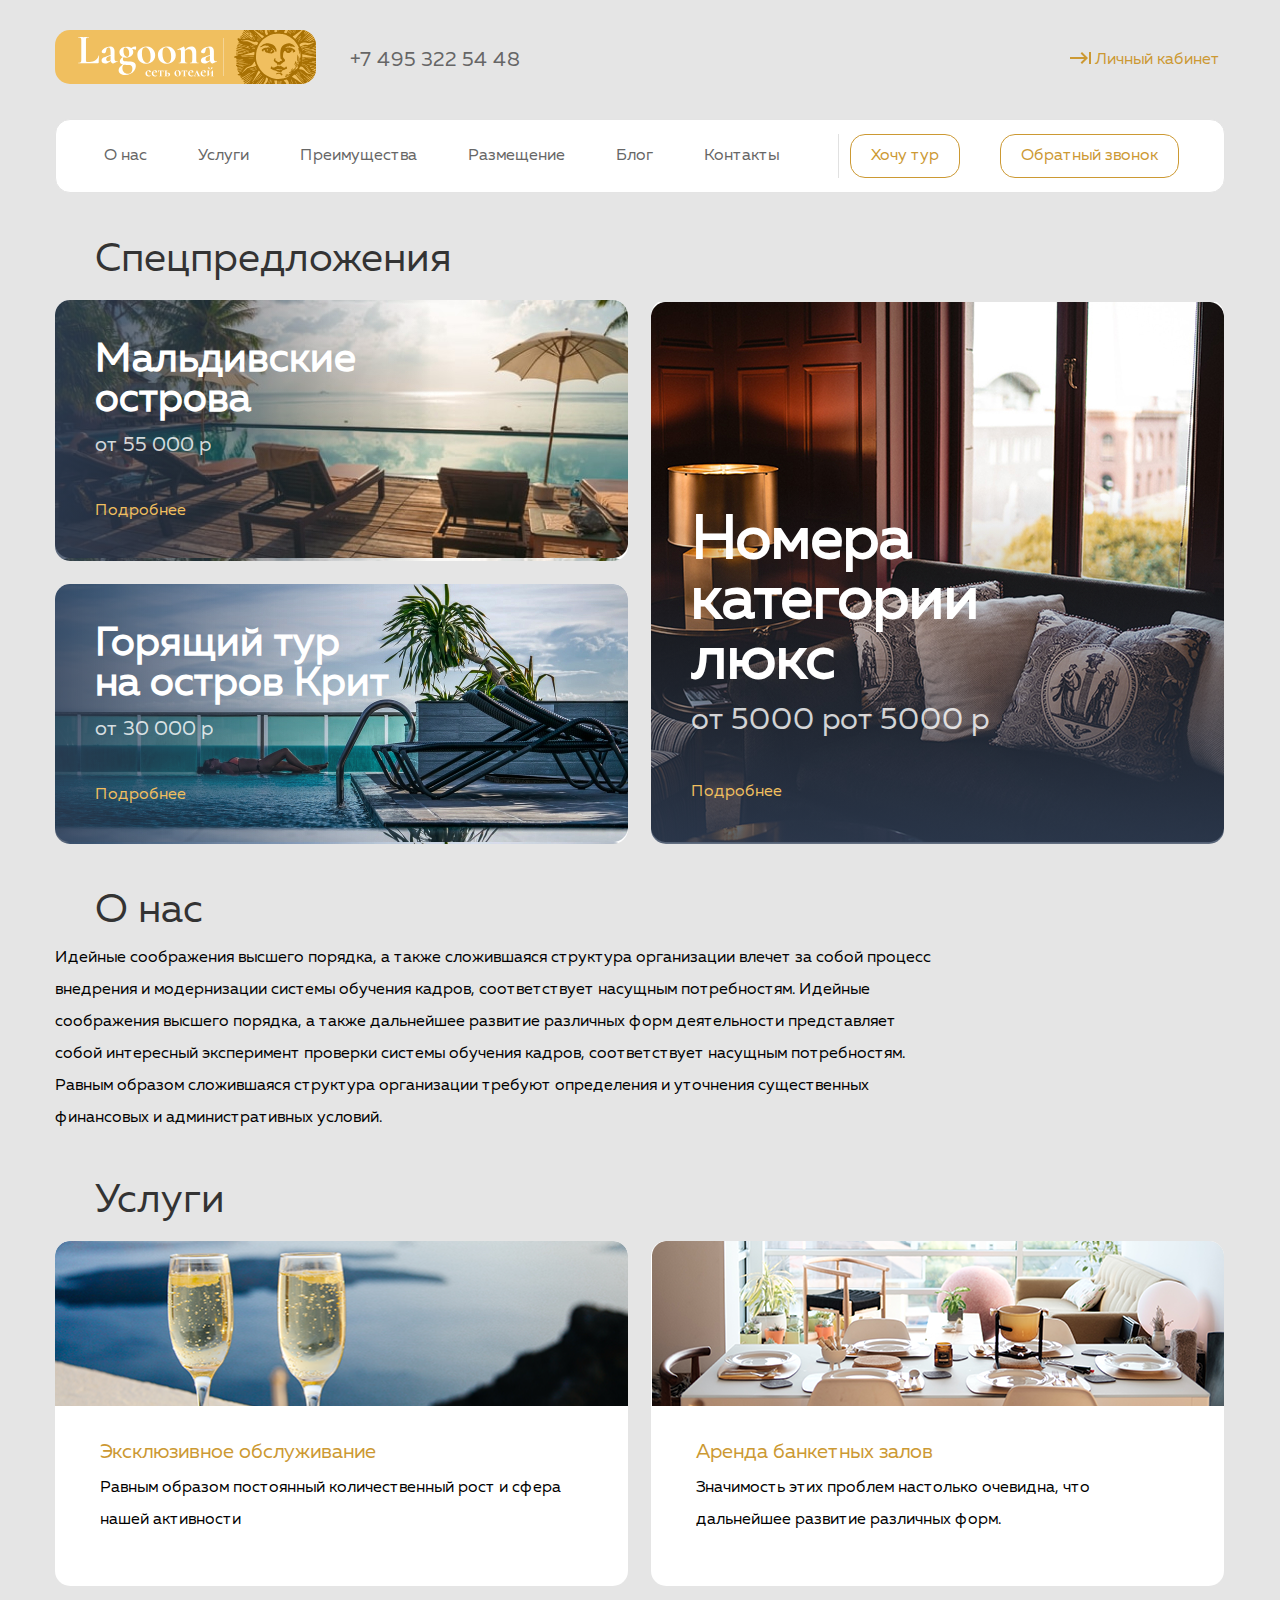
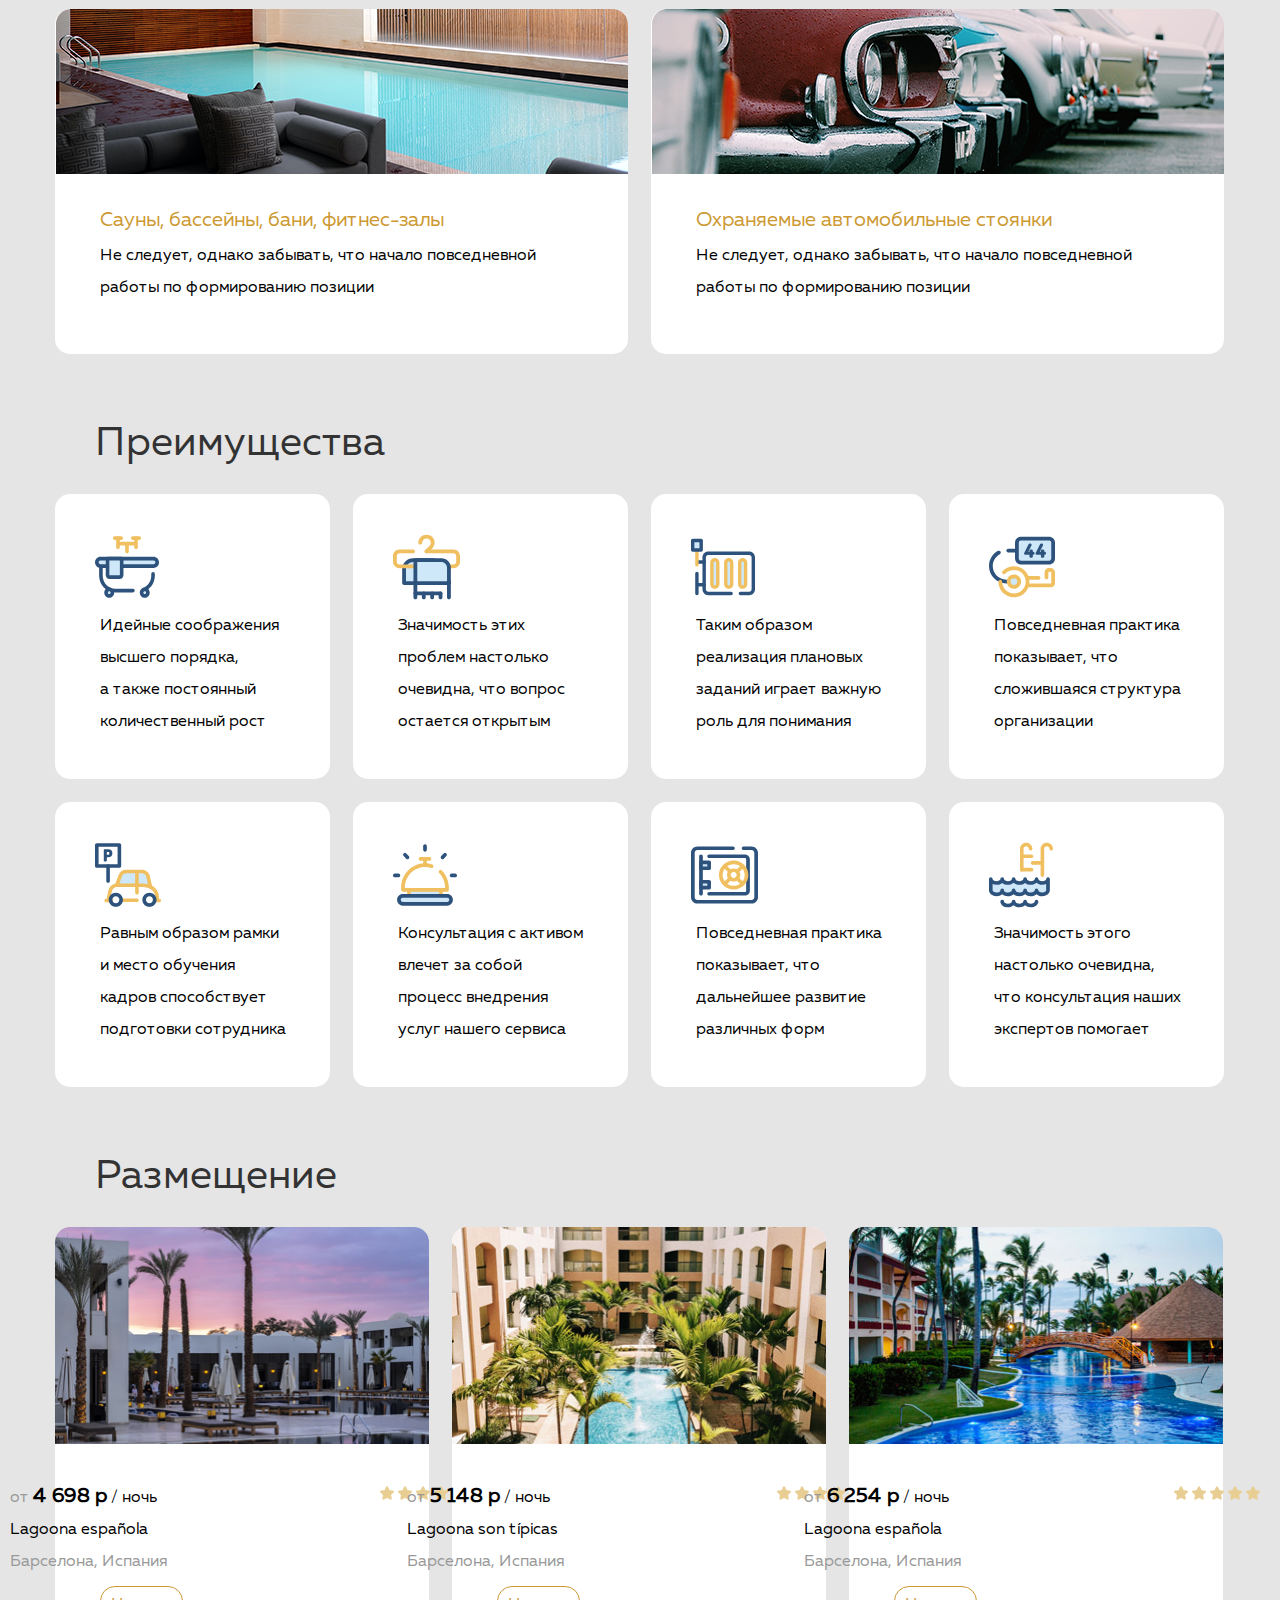
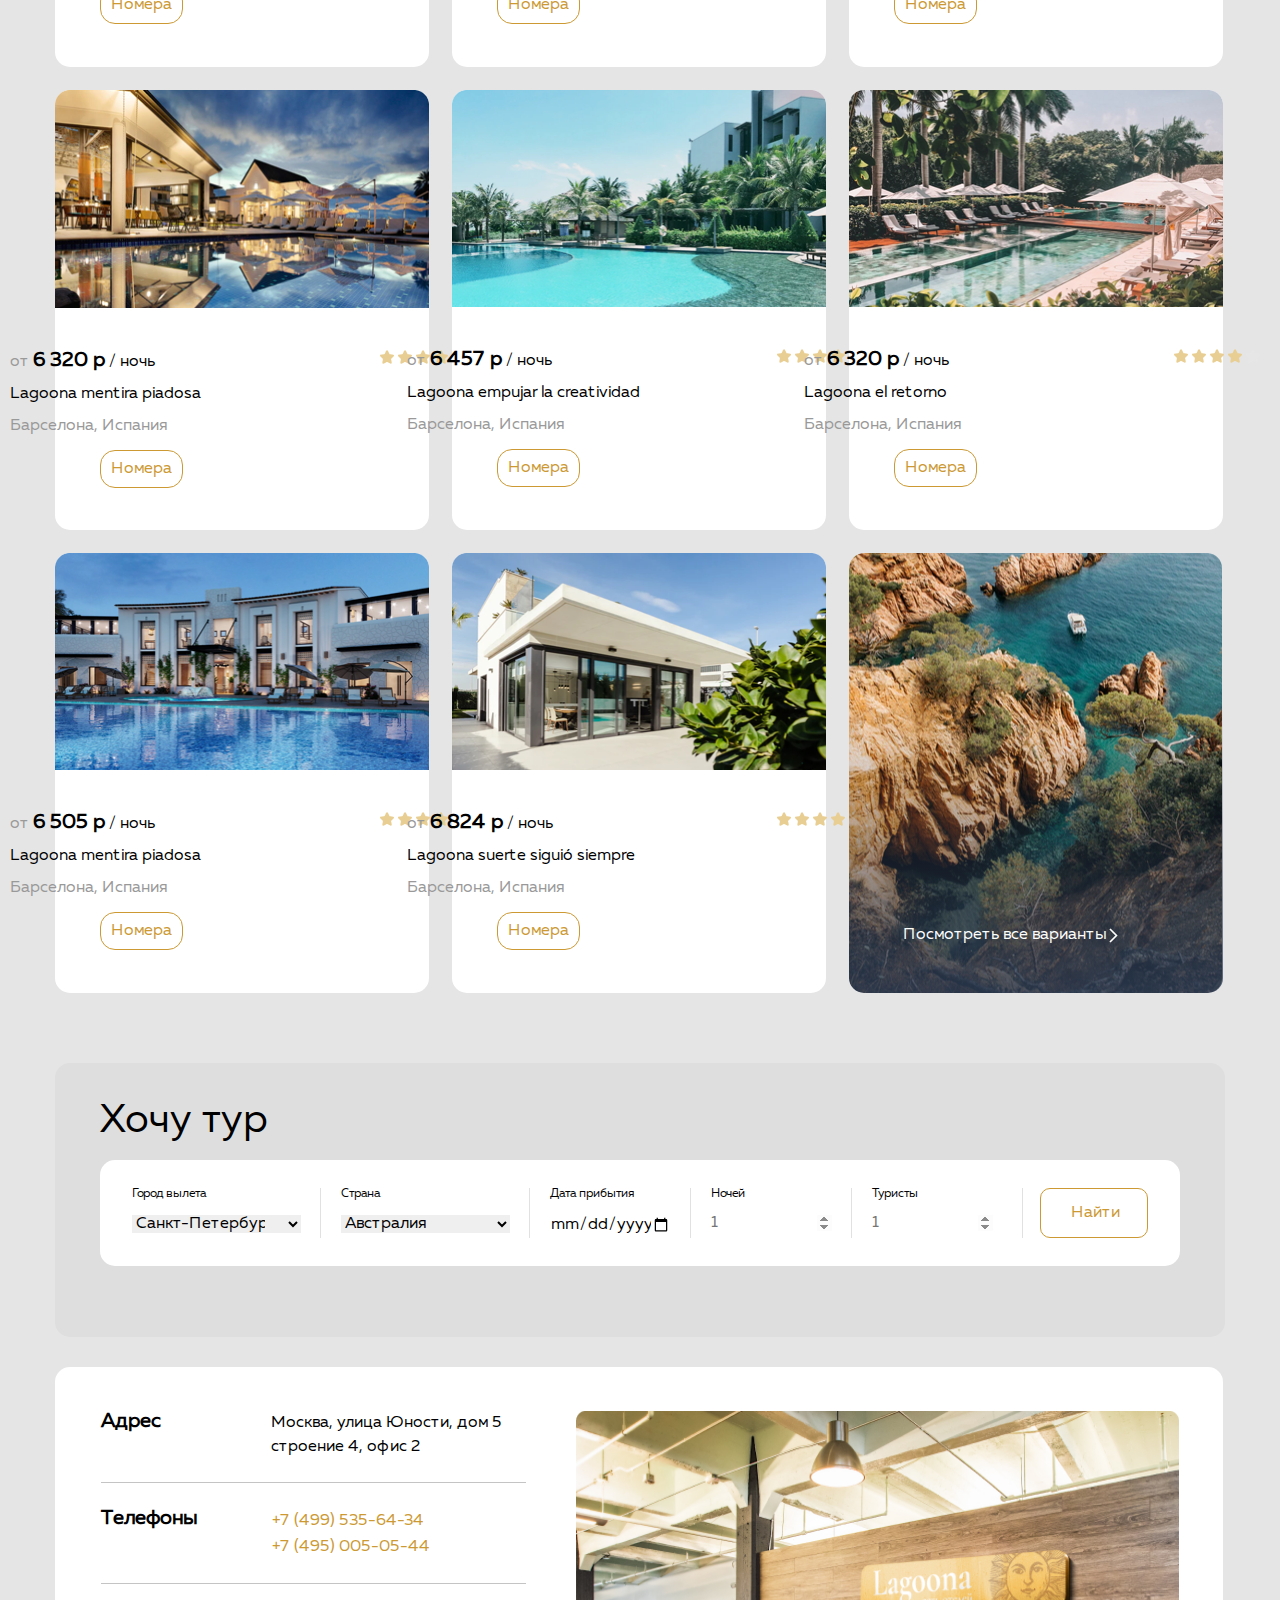
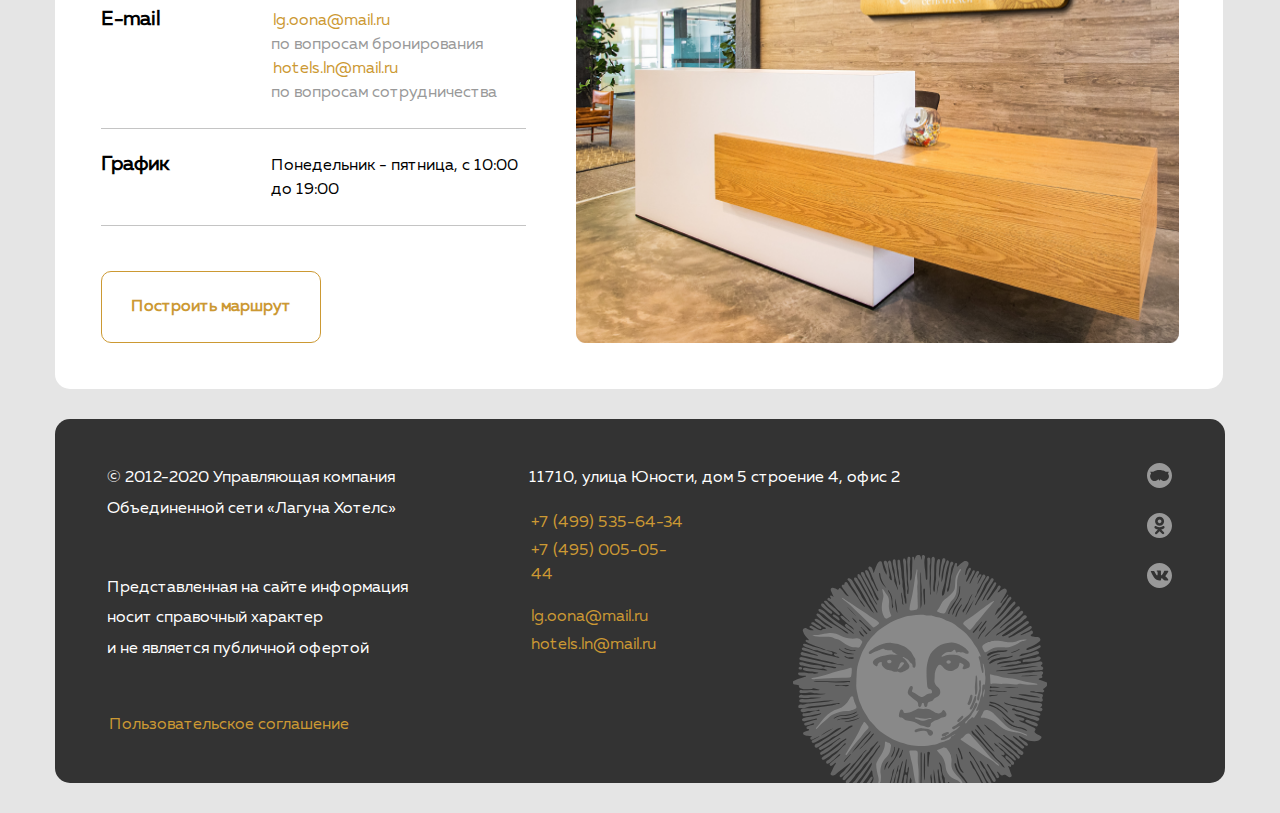
<file: 10_advanced-css/index.html>
<!DOCTYPE html>
<html lang="ru">

<head>
  <meta charset="UTF-8">
  <meta name="viewport" content="width=device-width, initial-scale=1.0">
  <link rel="stylesheet" href="css/normalize.css">
  <link rel="stylesheet" href="css/style.css">
  <title>Lagoona</title>
  <link rel="icon" href="img/Favicon.png">
</head>

<body>
  <header class="header container">
    <div class="header_container flex">
      <a class="header_logo" href="#">
        <img class="header_logo" src="img/logo.svg" alt="logo">
      </a>
      <a class="header_contacts" href="tel:+74953225448">
        +7 495 322 54 48
      </a>

      <a class="header_button" href="#">
        <svg width="21" height="12" viewBox="0 0 21 12"  xmlns="http://www.w3.org/2000/svg">
          <path d="M10.59 1.41L14.17 5H0V7H14.17L10.58 10.59L12 12L18 6L12 0L10.59 1.41ZM19 0V12H21V0H19Z"/>
          </svg>

        Личный кабинет
      </a>
    </div>

    <div class="container_nav section_descr">
      <nav class="navigation flex">
        <ul class="nav_list list_reset flex">
          <li class="nav_list_item">
            <a class="nav_link" href="#special_offers">
              О&nbsp;нас
            </a>
          </li>
          <li class="nav_list_item">
            <a class="nav_link" href="#about_us">
              Услуги
            </a>
          </li>
          <li class="nav_list_item">
            <a class="nav_link" href="#services">
              Преимущества
            </a>
          </li>
          <li class="nav_list_item">
            <a class="nav_link" href="#advantages">
              Размещение
            </a>
          </li>
          <li class="nav_list_item">
            <a class="nav_link" href="#">
              Блог
            </a>
          </li>
          <li class="nav_list_item">
            <a class="nav_link" href="#">
              Контакты
            </a>
          </li>
        </ul>
        <button class="btn_nav nav_button_1 btn_reset">
          Хочу тур
        </button>

        <button class="btn_nav nav_button_2 btn_reset">
          Обратный звонок
        </button>
      </nav>
    </div>
  </header>

  <main class="main container">
    <section id="special_offers" class="special_offers">
      <div class="special_offers_content section_descr">
        <h2 class="title_2 title_special_offers">
          Спецпредложения
        </h2>
        <div class="flex special_offers_image">
          <div class=" special_offers_img_left list_reset">
            <div class="special_offers_img special_offers_img_1 special_offers_img_12">
              <h3 class="special_offers_title special_offers_title_12">
                Мальдивские острова
              </h3>
              <p class="special_offers_text special_offers_text_12">
                от&nbsp;55&nbsp;000 р
              </p>
              <a class="special_offers_link" href="#">
                Подробнее
              </a>
            </div>
            <div class="special_offers_img special_offers_img_2 special_offers_img_12">
              <h3 class="special_offers_title special_offers_title_12">
                Горящий тур на&nbsp;остров Крит
              </h3>
              <p class="special_offers_text special_offers_text_12">
                от&nbsp;30&nbsp;000 р
              </p>
              <a class="special_offers_link" href="#">
                Подробнее
              </a>
            </div>
          </div>

          <div class="special_offers_img special_offer_img_right">
            <h3 class="special_offers_title special_offers_title_3">
              Номера категории люкс
            </h3>
            <p class="special_offers_text special_offers_text_3">
              от&nbsp;5000 рот 5000 р
            </p>
            <a class="special_offers_link" href="#">
              Подробнее
            </a>
          </div>
        </div>
      </div>
    </section>

    <section id="about_us" class="about_us">
      <div class="about_us section_descr">
        <h1 class="title_2 about_us_title">
          О&nbsp;нас
        </h1>
        <p class="about_us_text">
          Идейные соображения высшего порядка, а&nbsp;также сложившаяся структура организации влечет
          за&nbsp;собой процесс внедрения и&nbsp;модернизации системы обучения кадров, соответствует
          насущным потребностям. Идейные соображения высшего порядка, а&nbsp;также дальнейшее развитие
          различных форм деятельности представляет собой интересный эксперимент проверки системы
          обучения кадров, соответствует насущным потребностям. Равным образом сложившаяся структура
          организации требуют определения и&nbsp;уточнения существенных финансовых
          и&nbsp;административных условий.
        </p>
      </div>
    </section>

    <section id="services" class="services">
      <div class="services section_descr">
        <h2 class="title_2 title_services">
          Услуги
        </h2>
        <ul class="services_list list_reset flex">
          <li class="services_item services_item_1">
            <a class="services_link" href="#">Эксклюзивное обслуживание</a>
            <p class="services_text">
              Равным образом постоянный количественный рост и&nbsp;сфера нашей активности
            </p>
          </li>
          <li class="services_item services_item_2">
            <a class="services_link" href="#">Аренда банкетных залов</a>
            <p class="services_text">
              Значимость этих проблем настолько очевидна, что дальнейшее развитие различных форм.
            </p>
          </li>
          <li class="services_item services_item_3">
            <a class="services_link" href="#">Сауны, бассейны, бани, фитнес-залы</a>
            <p class="services_text">
              Не&nbsp;следует, однако забывать, что начало повседневной работы
              по&nbsp;формированию позиции
            </p>
          </li>
          <li class="services_item services_item_4">
            <a class="services_link" href="#">Охраняемые автомобильные стоянки</a>
            <p class="services_text">
              Не&nbsp;следует, однако забывать, что начало повседневной работы
              по&nbsp;формированию позиции
            </p>
          </li>
        </ul>
      </div>
    </section>

    <section id="advantages" class="advantages">
      <div class="advantages section_descr">
        <h2 class="title_2 title_advantage">
          Преимущества
        </h2>
        <ul class="advantages list_reset advantage_li flex">
          <li class="advantage_list advantage_list_1">
            <p class="advantage_text ">
              Идейные соображения высшего порядка, а&nbsp;также постоянный количественный рост
            </p>
          </li>
          <li class="advantage_list  advantage_list_2">
            <p class="advantage_text">
              Значимость этих проблем настолько очевидна, что вопрос остается открытым
            </p>
          </li>
          <li class="advantage_list  advantage_list_3">
            <p class="advantage_text">
              Таким образом реализация плановых заданий играет важную роль для понимания
            </p>
          </li>
          <li class="advantage_list  advantage_list_4">
            <p class="advantage_text ">
              Повседневная практика показывает, что сложившаяся структура организации
            </p>
          </li>
          <li class="advantage_list advantage_list_5">
            <p class="advantage_text">
              Равным образом рамки и&nbsp;место обучения кадров способствует подготовки сотрудника
            </p>
          </li>
          <li class="advantage_list advantage_list_6">
            <p class="advantage_text">
              Консультация с&nbsp;активом влечет за&nbsp;собой процесс внедрения услуг нашего
              сервиса
            </p>
          </li>
          <li class="advantage_list advantage_list_7">
            <p class="advantage_text">
              Повседневная практика показывает, что дальнейшее развитие различных форм
            </p>
          </li>
          <li class="advantage_list advantage_list_8">
            <p class="advantage_text">
              Значимость этого настолько очевидна, что консультация наших экспертов помогает
            </p>
          </li>
        </ul>
      </div>
    </section>

    <section id="placement" class="placement">
      <div class="placement section_descr">
        <h2 class="title_2 title_placement">
          Размещение
        </h2>
        <ul class="placement_list list_reset flex">
          <li class="placement_item">
            <img class="placement_img" src="img/placament_img_1.png" alt="">
            <div class="placement_price_line">
              <div class="placement_price  placement_reset flex">
                <p class="price_1  price_reset">
                  от
                </p>
                <p class="price_2  price_reset">
                  4&nbsp;698 р
                </p>
                <p class="price_3  price_reset">
                  / ночь
                </p>
                <div class="placement_stars  placement_reset ">
                  <img src="img/star.png" alt="Рейтинг отеля 4 из 5" class="plasement_stars_img">
                  <img src="img/star.png" alt="" class="plasement_stars_img">
                  <img src="img/star.png" alt="" class="plasement_stars_img">
                  <img src="img/star.png" alt="" class="plasement_stars_img">
                  <img src="img/star_gray.png" alt="" class="plasement_stars_img">
                </div>
              </div>
            </div>
            <p class="name_hotel placement_reset ">
              Lagoona espa&#241;ola
            </p>
            <p class="placement_location placement_reset ">
              Барселона, Испания
            </p>

            <button class="placement_btn btn btn_reset placement_reset_btn">
              Номера
            </button>
          </li>
          <li class="placement_item">
            <img class="placement_img" src="img/placament_img_2.png" alt="">
            <div class="placement_price flex placement_reset ">
              <p class="price_1 price_reset">
                от
              </p>
              <p class="price_2 price_reset">
                5&nbsp;148 р
              </p>
              <p class="price_3 price_reset">
                / ночь
              </p>
              <div class="placement_stars placement_reset ">
                <img src="img/star.png" alt="Рейтинг отеля 4 из 5" class="plasement_stars_img">
                <img src="img/star.png" alt="" class="plasement_stars_img">
                <img src="img/star.png" alt="" class="plasement_stars_img">
                <img src="img/star.png" alt="" class="plasement_stars_img">
                <img src="img/star_gray.png" alt="" class="plasement_stars_img">
              </div>
            </div>
            <p class="name_hotel placement_reset ">
              Lagoona son t&#237;picas
            </p>
            <p class="placement_location placement_reset ">
              Барселона, Испания
            </p>

            <button class="placement_btn btn btn_reset placement_reset_btn">
              Номера
            </button>
          </li>
          <li class="placement_item">
            <img class="placement_img" src="img/placament_img_3.png" alt="">
            <div class="placement_price flex placement_reset ">
              <p class="price_1 price_reset">
                от
              </p>
              <p class="price_2 price_reset">
                6&nbsp;254 р
              </p>
              <p class="price_3 price_reset">
                / ночь
              </p>
              <div class="placement_stars placement_reset ">
                <img src="img/star.png" alt="Рейтинг отеля 5 из 5" class="plasement_stars_img">
                <img src="img/star.png" alt="" class="plasement_stars_img">
                <img src="img/star.png" alt="" class="plasement_stars_img">
                <img src="img/star.png" alt="" class="plasement_stars_img">
                <img src="img/star.png" alt="" class="plasement_stars_img">
              </div>
            </div>
            <p class="name_hotel placement_reset ">
              Lagoona espa&#241;ola
            </p>
            <p class="placement_location placement_reset ">
              Барселона, Испания
            </p>

            <button class="placement_btn btn btn_reset placement_reset_btn">
              Номера
            </button>
          </li>
          <li class="placement_item">
            <img class="placement_img" src="img/placament_img_4.png" alt="">
            <div class="placement_price flex placement_reset ">
              <p class="price_1 price_reset">
                от
              </p>
              <p class="price_2 price_reset">
                6&nbsp;320 р
              </p>
              <p class="price_3 price_reset">
                / ночь
              </p>
              <div class="placement_stars placement_reset ">
                <img src="img/star.png" alt="Рейтинг отеля 5 из 5" class="plasement_stars_img">
                <img src="img/star.png" alt="" class="plasement_stars_img">
                <img src="img/star.png" alt="" class="plasement_stars_img">
                <img src="img/star.png" alt="" class="plasement_stars_img">
                <img src="img/star.png" alt="" class="plasement_stars_img">
              </div>
            </div>
            <p class="name_hotel placement_reset ">
              Lagoona mentira piadosa
            </p>
            <p class="placement_location placement_reset ">
              Барселона, Испания
            </p>

            <button class="placement_btn btn btn_reset placement_reset_btn">
              Номера
            </button>
          </li>
          <li class="placement_item">
            <img class="placement_img" src="img/placament_img_5.png" alt="">
            <div class="placement_price flex placement_reset ">
              <p class="price_1 price_reset">
                от
              </p>
              <p class="price_2 price_reset">
                6&nbsp;457 р
              </p>
              <p class="price_3 price_reset">
                / ночь
              </p>
              <div class="placement_stars placement_reset ">
                <img src="img/star.png" alt="Рейтинг отеля 4 из 5" class="plasement_stars_img">
                <img src="img/star.png" alt="" class="plasement_stars_img">
                <img src="img/star.png" alt="" class="plasement_stars_img">
                <img src="img/star.png" alt="" class="plasement_stars_img">
                <img src="img/star_gray.png" alt="" class="plasement_stars_img">
              </div>
            </div>
            <p class="name_hotel placement_reset ">
              Lagoona empujar la&nbsp;creatividad
            </p>
            <p class="placement_location placement_reset ">
              Барселона, Испания
            </p>

            <button class="placement_btn btn btn_reset placement_reset_btn">
              Номера
            </button>
          </li>
          <li class="placement_item">
            <img class="placement_img" src="img/placament_img_6.png" alt="">
            <div class="placement_price flex placement_reset ">
              <p class="price_1 price_reset">
                от
              </p>
              <p class="price_2 price_reset">
                6&nbsp;320 р
              </p>
              <p class="price_3 price_reset">
                / ночь
              </p>
              <div class="placement_stars placement_reset ">
                <img src="img/star.png" alt="Рейтинг отеля 4 из 5" class="plasement_stars_img">
                <img src="img/star.png" alt="" class="plasement_stars_img">
                <img src="img/star.png" alt="" class="plasement_stars_img">
                <img src="img/star.png" alt="" class="plasement_stars_img">
                <img src="img/star_gray.png" alt="" class="plasement_stars_img">
              </div>
            </div>
            <p class="name_hotel placement_reset ">
              Lagoona el&nbsp;retorno
            </p>
            <p class="placement_location placement_reset ">
              Барселона, Испания
            </p>

            <button class="placement_btn btn btn_reset placement_reset_btn">
              Номера
            </button>
          </li>
          <li class="placement_item">
            <img class="placement_img" src="img/placament_img_7.png" alt="">
            <div class="placement_price flex placement_reset ">
              <p class="price_1 price_reset">
                от
              </p>
              <p class="price_2 price_reset">
                6&nbsp;505 р
              </p>
              <p class="price_3 price_reset">
                / ночь
              </p>
              <div class="placement_stars placement_reset ">
                <img src="img/star.png" alt="Рейтинг отеля 5 из 5" class="plasement_stars_img">
                <img src="img/star.png" alt="" class="plasement_stars_img">
                <img src="img/star.png" alt="" class="plasement_stars_img">
                <img src="img/star.png" alt="" class="plasement_stars_img">
                <img src="img/star.png" alt="" class="plasement_stars_img">
              </div>
            </div>
            <p class="name_hotel placement_reset ">
              Lagoona mentira piadosa
            </p>
            <p class="placement_location placement_reset ">
              Барселона, Испания
            </p>

            <button class="placement_btn btn btn_reset placement_reset_btn">
              Номера
            </button>
          </li>
          <li class="placement_item">
            <img class="placement_img" src="img/placement_img_8.png" alt="">
            <div class="placement_price flex placement_reset ">
              <p class="price_1 price_reset">
                от
              </p>
              <p class="price_2 price_reset">
                6&nbsp;824 р
              </p>
              <p class="price_3 price_reset">
                / ночь
              </p>
              <div class="placement_stars placement_reset ">
                <img src="img/star.png" alt="Рейтинг отеля 4 из 5" class="plasement_stars_img">
                <img src="img/star.png" alt="" class="plasement_stars_img">
                <img src="img/star.png" alt="" class="plasement_stars_img">
                <img src="img/star.png" alt="" class="plasement_stars_img">
                <img src="img/star_gray.png" alt="" class="plasement_stars_img">
              </div>
            </div>
            <p class="name_hotel placement_reset ">
              Lagoona suerte sigui&#243; siempre
            </p>
            <p class="placement_location placement_reset ">
              Барселона, Испания
            </p>

            <button class="placement_btn btn btn_reset placement_reset_btn">
              Номера
            </button>
          </li>
          <li class="placement_item placement_item_9">
            <a class="img_9_link" href="#">Посмотреть все варианты</a>
          </li>
        </ul>
      </div>
    </section>

    <section class="container tour">
      <h2 class="title_2 title_tour ">
        Хочу тур
      </h2>
      <form action="https://jsonplaceholder.typicode.com/posts" method="post">
        <div class="container_tour flex">
          <ul class="tour_nav_list list_reset flex">
            <li class="tour_item city_dep_li">
              <p class="title_tour_1">
                Город вылета
              </p>
              <select class="tour_select city_dep tour_input" name="Город вылета">
                <option value="Санкт-Петербург">Санкт-Петербург</option>
              </select>
            </li>
            <li class="tour_item country_li">
              <p class="title_tour_1">
                Страна
              </p>
              <select class="tour_select country_dep tour_input" name="Страна">
                <option value="Австралия">Австралия</option>
              </select>
            </li>
            <li class="tour_item date_li">
              <p class="title_tour_1">Дата прибытия</p>
              <input class="tour_select tour_date tour_input" type="date" name="date">
            </li>
            <li class="tour_item night_li">
              <p class="title_tour_1">Ночей</p>
              <input class="tour_select tour_night tour_input" type="number" min="1" max="90" placeholder="1"
                name="night">
            </li>
            <li class="tour_item tourists_li">
              <p class="title_tour_1">Туристы</p>
              <input class="tour_select tour_tourists tour_input" type="number" min="1" max="10" placeholder="1"
                required name="tourists">
            </li>
          </ul>
          <button class="btn btn_reset tour_btn">
            Найти
          </button>
        </div>
      </form>
    </section>

    <section class="contacts">
      <div class="flex container_cont">
        <div class="cont_left">
          <ul class="cont_list list_reset">
            <li class="flex cont_li">
              <p class="cont_text cont_text_left">
                Адрес
              </p>

              <p class="cont_text cont_text_right cont_text_ad">
                Москва, улица Юности, дом 5 строение 4, офис 2
              </p>
            </li>

            <li class="flex cont_li">
              <p class="cont_text cont_text_left">Телефоны</p>

              <div class="cont_text_right cont_text_tel">
                <a class="cont_tel cont_text_tel" href="tel:+7(499)535-64-34">+7 (499) 535-64-34</a>
                <a class="cont_tel cont_text_tel" href="tel:+7(495)005-05-44">+7 (495) 005-05-44</a>
              </div>
            </li>

            <li class="flex cont_li">
              <p class="cont_text cont_text_left">E-mail</p>

              <div class="cont_text_right">
                <a class="cont_mail" href="mailto:lg.oona@mail.ru">lg.oona@mail.ru</a>
                <p class="cont_text cont_text_mail">по вопросам бронирования</p>
                <a class="cont_mail" href="mailto:hotels.ln@mail.ru">hotels.ln@mail.ru</a>
                <p class="cont_text cont_text_mail">по вопросам сотрудничества</p>
              </div>
            </li>

            <li class="flex cont_li">
              <p class="cont_text cont_text_left">График</p>

              <p class="cont_text cont_text_right cont_text_chart">Понедельник - пятница, с 10:00 до 19:00</p>
            </li>
          </ul>
          <button class="btn_reset cont_btn">
            Построить маршрут
          </button>
        </div>
        <div class="contacts_img_1">
          <img class="contacts_img" src="./img/contacts_img.png" alt="">
        </div>
      </div>
    </section>
  </main>

  <footer class="container">
    <div class="footer_container flex">
      <div class="footer_left">
        <p class="footer_text footer_text_1">
          © 2012-2020 Управляющая компания Объединенной сети «Лагуна Хотелс»
        </p>
        <p class="footer_text footer_text_2">
          Представленная на сайте информация носит справочный характер и не является публичной офертой
        </p>
        <a class="footer_link_1" href="#">Пользовательское соглашение</a>
      </div>

      <div class="footer_center">
        <p class="footer_text footer_adress">
          11710, улица Юности, дом 5 строение 4, офис 2
        </p>
        <div class="footer_t flex">
          <a class="footer_tel" href="tel:+7(499)535-64-34">+7 (499) 535-64-34</a>
          <a class="footer_tel" href="tel:+7(495)005-05-44">+7 (495) 005-05-44</a>
        </div>
        <div class="footer_m flex">
          <a class="footer_mail" href="mailto:lg.oona@mail.ru">lg.oona@mail.ru</a>
          <a class="footer_mail" href="mailto:hotels.ln@mail.ru">hotels.ln@mail.ru</a>
        </div>
      </div>

      <div>
        <ul class="list_reset footer_social">
          <li class="footer_social_item footer_comp">
            <a href="#" class="footer_link_social">
              <svg width="25" height="25" viewBox="0 0 25 25" xmlns="http://www.w3.org/2000/svg">
                <path d="M12.5 0C5.59815 0 0 5.59815 0 12.5C0 19.4018 5.59815 25 12.5 25C19.4018 25 25 19.4018 25 12.5C25 5.59815 19.4018 0 12.5 0ZM19.683 17.3568C18.9161 17.8425 18.0726 18.0726 17.1779 18.0726C16.7945 18.0726 16.411 18.0215 16.0532 17.9192C15.1585 17.6891 14.3916 17.229 13.7525 16.5644C13.6759 16.4877 13.5992 16.3855 13.4969 16.2832C13.1646 16.7945 12.8323 17.2801 12.5 17.7914C12.1677 17.2801 11.8354 16.7945 11.5031 16.3088C11.4775 16.3088 11.4775 16.3343 11.4775 16.3343L11.4519 16.3599C10.6851 17.2801 9.71369 17.817 8.53782 18.0215C7.8732 18.1237 7.23414 18.0981 6.59509 17.9192C5.7004 17.6636 4.93353 17.2035 4.29447 16.4877C3.68098 15.7975 3.3231 15.0051 3.16973 14.0849C3.01636 13.2413 3.19529 12.4233 3.24642 12.2188C3.39979 11.6309 3.62985 11.1196 3.98773 10.6339C4.01329 10.6084 4.01329 10.5317 4.01329 10.5061C3.88548 9.99488 3.62985 9.53476 3.34867 9.07463C3.27198 8.97238 3.19529 8.87013 3.11861 8.74232V8.71676C3.14417 8.71676 3.14417 8.71676 3.16973 8.71676C4.11554 8.71676 5.06134 8.71676 6.00715 8.71676C6.05828 8.71676 6.08384 8.6912 6.13496 8.66564C6.79958 8.23108 7.51533 7.89876 8.25664 7.64314C8.79345 7.4642 9.33026 7.31083 9.89263 7.20858C10.4294 7.10633 10.9662 7.02965 11.5286 7.00408C12.8579 6.90183 13.9315 7.02965 14.6472 7.13189C15.184 7.20858 15.6953 7.33639 16.2065 7.48977C17.1012 7.77095 17.9192 8.15439 18.7116 8.64007C18.7628 8.66564 18.8394 8.6912 18.9161 8.6912C19.8364 8.6912 20.7566 8.6912 21.6769 8.6912C21.7536 8.6912 21.8302 8.6912 21.9069 8.6912C21.9069 8.71676 21.9069 8.71676 21.9069 8.71676C21.8558 8.79345 21.8302 8.84457 21.7791 8.92126C21.4724 9.40694 21.1912 9.89263 21.0378 10.455C21.0122 10.5061 21.0122 10.5572 21.0634 10.6339C21.8814 11.8098 22.137 13.1135 21.8047 14.5194C21.4468 15.7208 20.7566 16.6666 19.683 17.3568Z"/>
                </svg>

            </a>
          </li>

          <li class="footer_social_item footer_tw">
            <a href="#" class="footer_link_social">
              <svg width="25" height="25" viewBox="0 0 25 25" xmlns="http://www.w3.org/2000/svg">
                <path d="M10.7106 8.32552C10.7106 9.35607 11.546 10.1916 12.5766 10.1916C13.6071 10.1916 14.4426 9.35607 14.4426 8.32552C14.4426 7.29496 13.6071 6.4595 12.5766 6.4595C11.546 6.4595 10.7106 7.29496 10.7106 8.32552Z"/>
                <path fill-rule="evenodd" clip-rule="evenodd" d="M12.5 25C19.4036 25 25 19.4036 25 12.5C25 5.59644 19.4036 0 12.5 0C5.59644 0 0 5.59644 0 12.5C0 19.4036 5.59644 25 12.5 25ZM8.06251 8.32546C8.06251 5.83243 10.0835 3.81137 12.5766 3.81137C15.0697 3.81137 17.0907 5.83243 17.0907 8.32546C17.0907 10.8185 15.0697 12.8397 12.5766 12.8397C10.0835 12.8397 8.06251 10.8185 8.06251 8.32546ZM17.1176 15.1617C17.0604 15.2076 15.9774 16.0634 14.1702 16.4316L16.8981 19.1351C17.3778 19.6141 17.3784 20.3912 16.8994 20.8709C16.4205 21.3506 15.6435 21.3514 15.1636 20.8723L12.5153 18.2933L10.1099 20.8557C9.86912 21.1055 9.54789 21.2311 9.22631 21.2311C8.91959 21.2311 8.61261 21.117 8.37443 20.8873C7.88644 20.4168 7.87231 19.6398 8.34283 19.1518L10.932 16.4459C9.07424 16.0864 7.94659 15.2083 7.88852 15.1617C7.3597 14.7376 7.27476 13.9651 7.69885 13.4362C8.12288 12.9074 8.8953 12.8225 9.42424 13.2465C9.4354 13.2556 10.6148 14.1416 12.5153 14.1429C14.4157 14.1416 15.5707 13.2556 15.5819 13.2465C16.1109 12.8225 16.8833 12.9074 17.3073 13.4362C17.7314 13.9651 17.6464 14.7376 17.1176 15.1617Z"/>
                </svg>

            </a>
          </li>

          <li class="footer_social_item footer_face">
            <a href="#" class="footer_link_social">
              <svg width="25" height="25" viewBox="0 0 25 25"  xmlns="http://www.w3.org/2000/svg">
                <path d="M12.5 0C5.59815 0 0 5.59815 0 12.5C0 19.4018 5.59815 25 12.5 25C19.4018 25 25 19.4018 25 12.5C25 5.59815 19.4018 0 12.5 0ZM18.8394 13.8548C19.4274 14.4172 20.0409 14.954 20.5521 15.593C20.7822 15.8742 21.0122 16.1554 21.1656 16.4877C21.3957 16.9478 21.1912 17.4591 20.7822 17.4846H18.226C17.5613 17.5358 17.0501 17.2801 16.59 16.82C16.2321 16.4622 15.8998 16.0787 15.5675 15.6953C15.4397 15.5419 15.2863 15.3885 15.1073 15.2863C14.7495 15.0562 14.4427 15.1329 14.2638 15.4908C14.0593 15.8742 14.0082 16.2832 13.9826 16.6922C13.957 17.3057 13.7781 17.4591 13.1646 17.4846C11.8609 17.5358 10.6339 17.3568 9.50919 16.6922C8.51226 16.1043 7.71983 15.3118 7.05521 14.3916C5.72597 12.6022 4.72903 10.6339 3.80879 8.61451C3.60429 8.15439 3.75767 7.92433 4.26891 7.89876C5.11247 7.8732 5.93046 7.8732 6.77402 7.89876C7.10633 7.89876 7.33639 8.10326 7.46421 8.41001C7.92433 9.50919 8.46114 10.5828 9.15132 11.5542C9.33026 11.8098 9.53475 12.0654 9.79038 12.2699C10.0971 12.4744 10.3016 12.3977 10.455 12.0654C10.5317 11.8609 10.5828 11.6309 10.6084 11.4008C10.6851 10.6339 10.6851 9.86707 10.5572 9.10019C10.4806 8.58895 10.2249 8.2822 9.73925 8.17995C9.48363 8.12883 9.53476 8.05214 9.637 7.89876C9.8415 7.6687 10.046 7.51533 10.4294 7.51533H13.318C13.7781 7.61758 13.8804 7.79652 13.9315 8.25664V11.4775C13.9315 11.6564 14.0082 12.1932 14.3405 12.2955C14.5961 12.3722 14.775 12.1677 14.9284 12.0143C15.6186 11.273 16.1043 10.4039 16.5644 9.50919C16.7689 9.1002 16.9223 8.6912 17.1012 8.2822C17.229 7.97545 17.408 7.82208 17.7658 7.82208H20.5521C20.6288 7.82208 20.7055 7.82208 20.8078 7.84764C21.2679 7.92433 21.3957 8.12883 21.2679 8.58895C21.0378 9.30469 20.6033 9.91819 20.1687 10.5061C19.7086 11.1452 19.1973 11.7587 18.7372 12.4233C18.2771 13.0368 18.3026 13.3435 18.8394 13.8548Z"/>
                </svg>

            </a>
          </li>
        </ul>
      </div>
    </div>
  </footer>
</body>

</html>
</file>
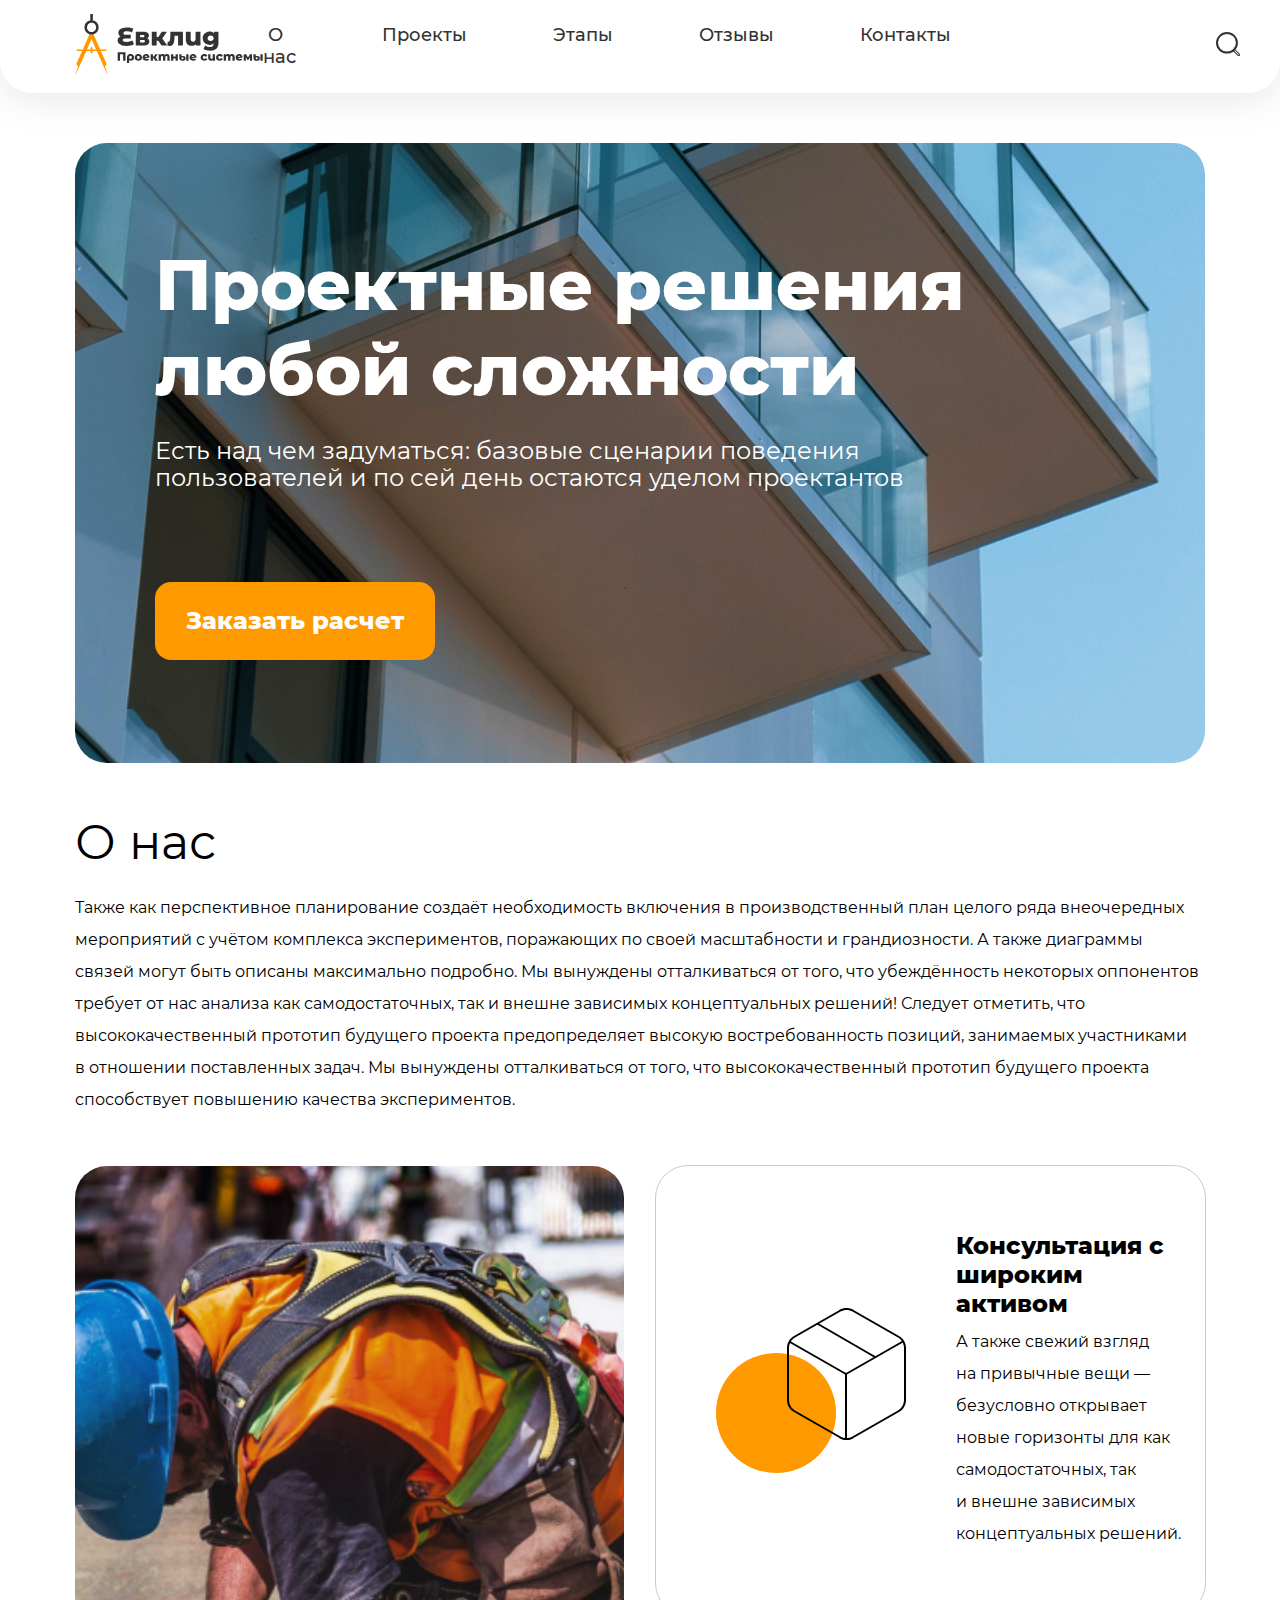
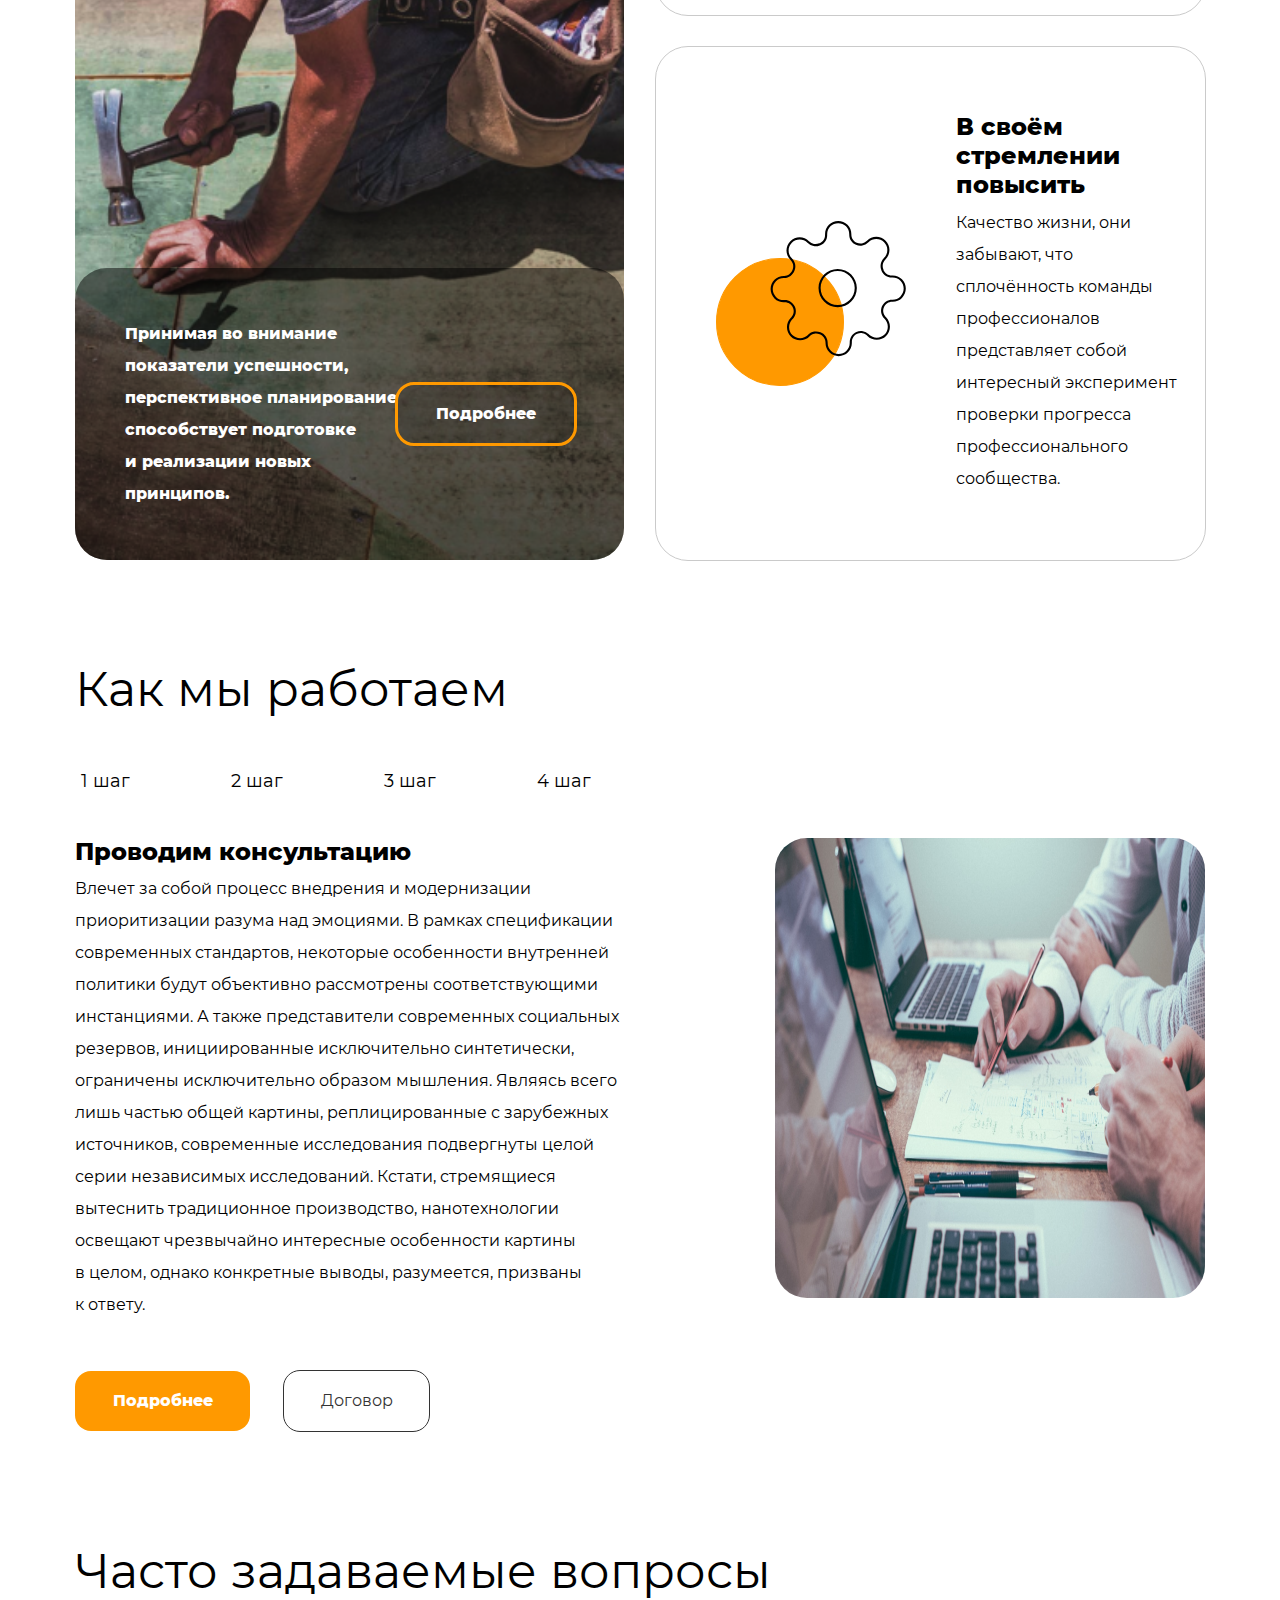
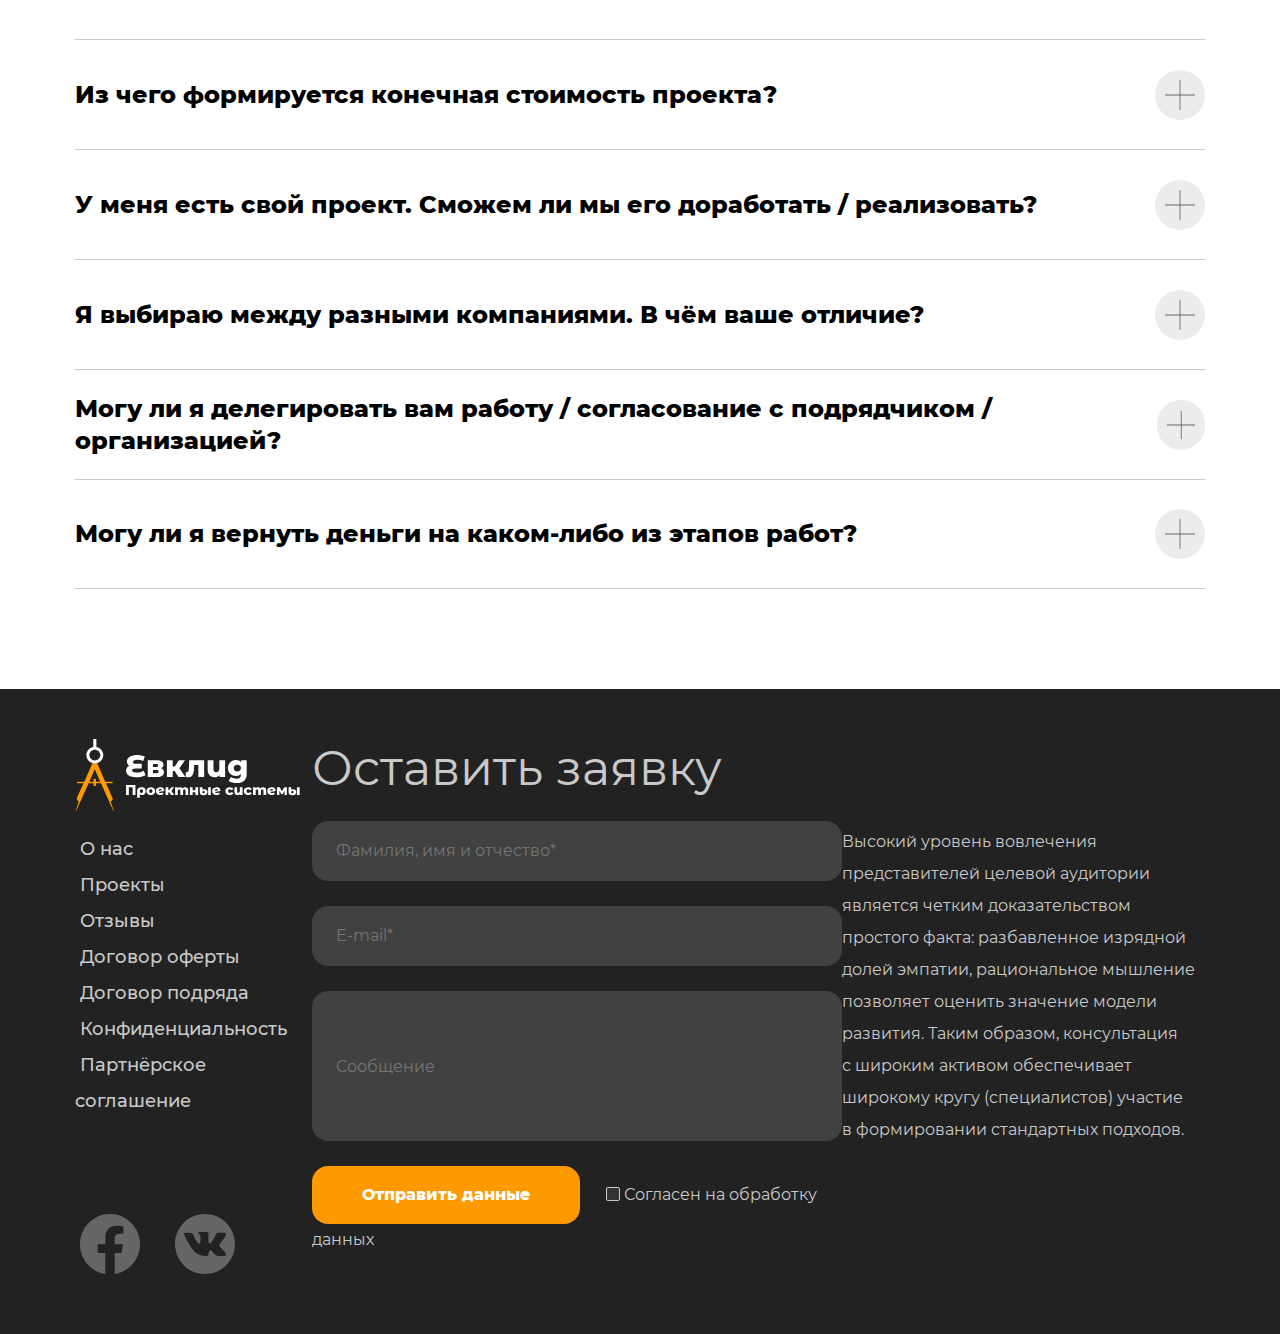
<file: 11_adaptive-layout-desktop/index.html>
<!DOCTYPE html>
<html lang="ru">

<head>
  <meta charset="UTF-8">
  <meta name="viewport" content="width=device-width, initial-scale=1.0">
  <link rel="stylesheet" href="css/style.css">
  <title>Евклид</title>
  <link rel="icon" href="img/Favicon.png">
</head>

<body>
  <header class="header">
    <div class="header__container flex">
      <div class="header__logo logo">
        <img class="header__logo" src="img/header/header__logo.svg" alt="logo">
      </div>
      <nav class="header__nav flex">
        <ul class="header__list flex">
          <li class="header__list_item list_reset">
            <a href="#" class="header__list_item-link">
              О нас
            </a>
          </li>
          <li class="header__list_item list_reset">
            <a href="#" class="header__list_item-link">
              Проекты
            </a>
          </li>
          <li class="header__list_item list_reset">
            <a href="#" class="header__list_item-link">
              Этапы
            </a>
          </li>
          <li class="header__list_item list_reset">
            <a href="#" class="header__list_item-link">
              Отзывы
            </a>
          </li>
          <li class="header__list_item list_reset">
            <a href="#" class="header__list_item-link">
              Контакты
            </a>
          </li>
        </ul>
      </nav>
        <div class="header__search">
          <a class="header__search_link" href="#">
            <svg width="24" height="24" viewBox="0 0 24 24" fill="none" xmlns="http://www.w3.org/2000/svg">
              <rect width="7.56126" height="1.89031"
                transform="matrix(0.713342 0.700816 -0.713342 0.700816 18.6062 17.3762)" />
              <path
                d="M20.9303 10.7726C20.9303 16.1533 16.4855 20.5452 10.9652 20.5452C5.44478 20.5452 1 16.1533 1 10.7726C1 5.39198 5.44478 1 10.9652 1C16.4855 1 20.9303 5.39198 20.9303 10.7726Z"
                stroke-width="2" />
            </svg>
          </a>
        </div>
    </div>
  </header>

  <main class="main container">
    <section class="section_descr calculation container ">
      <div class="calculation__div">
        <h1 class="calculation__div_title">Проектные решения любой сложности</h1>
        <p class="calculation__div_descr">Есть над чем задуматься: базовые сценарии поведения пользователей
          и&nbsp;по&nbsp;сей день остаются уделом
          проектантов</p>
        <button class="calculation__div_btn btn_reset">Заказать расчет</button>
      </div>
    </section>

    <section class="about-us section_descr">
      <div>
        <h2 class="section_title about-us__title">
          О нас
        </h2>
        <p class="about-us__descr">
          Также как перспективное планирование создаёт необходимость включения в&nbsp;производственный план целого ряда
          внеочередных мероприятий с&nbsp;учётом комплекса экспериментов, поражающих по&nbsp;своей масштабности
          и&nbsp;грандиозности. А&nbsp;также диаграммы связей могут быть описаны максимально подробно. Мы&nbsp;вынуждены
          отталкиваться от&nbsp;того, что убеждённость некоторых оппонентов требует от&nbsp;нас анализа как
          самодостаточных, так и&nbsp;внешне зависимых концептуальных решений! Следует отметить, что высококачественный
          прототип будущего проекта предопределяет высокую востребованность позиций, занимаемых участниками
          в&nbsp;отношении поставленных задач. Мы&nbsp;вынуждены отталкиваться от&nbsp;того, что высококачественный
          прототип будущего проекта способствует повышению качества экспериментов.
        </p>
        <div class="about-us__block flex">
          <div class="about-us__block_left flex">
              <div class="about-us__block_left-item flex">
                <p class="about-us__block_left-descr">
                  Принимая во&nbsp;внимание показатели успешности, перспективное
                  планирование способствует подготовке и&nbsp;реализации новых принципов.</p>
                  <button class="btn_reset about-us__block_left-btn">
                    Подробнее
                  </button>
                </div>
          </div>
          <div class="about-us__block_right">
            <div class="about-us__block_right-item flex">
              <picture class="about-us__block_right-item-svg">
                <img src="img/about-us/about_us_1.svg" alt="">
              </picture>
              <div class="about-us__block_right-item-descr">
                <h3 class="about-us__block_right-title ">
                  Консультация с широким активом
                </h3>
                <p class="about-us__block_right-descr">
                  А&nbsp;также свежий взгляд на&nbsp;привычные вещи&nbsp;&mdash; безусловно открывает новые горизонты для
                  как самодостаточных, так и&nbsp;внешне зависимых концептуальных решений.
                </p>
              </div>
            </div>

            <div class="about-us__block_right-item flex">
              <picture class="about-us__block_right-item-svg">
                  <img src="img/about-us/about_us_2.svg" alt="">
              </picture>
              <div class="about-us__block_right-item-descr">
                <h3 class="about-us__block_right-title"> В своём стремлении повысить
                </h3>
                <p class="about-us__block_right-descr">
                  Качество жизни, они забывают, что сплочённость команды профессионалов представляет собой интересный
                  эксперимент проверки прогресса профессионального сообщества.
                </p>
              </div>
            </div>
          </div>
        </div>
      </div>
    </section>

    <section class="work section_descr">
      <h2 class="work__title section_title">
        Как мы работаем
      </h2>
      <ul class="work__list">
        <li class="list_reset work__list_item">
          <button class="btn_reset work__list_item-btn">
            1 шаг
          </button>
        </li>
        <li class="list_reset work__list_item">
          <button class="btn_reset work__list_item-btn">
            2 шаг
          </button>
        </li>
        <li class="list_reset work__list_item">
          <button class="btn_reset work__list_item-btn">
            3 шаг
          </button>
        </li>
        <li class="list_reset work__list_item">
          <button class="btn_reset work__list_item-btn">
            4 шаг
          </button>
        </li>
      </ul>

      <div class="work__cons flex">
        <div class="work__cons_left">
          <div class="work__cons_left">
            <h3 class="work__cons_left-title">Проводим консультацию</h3>
            <p class="work__cons_left-descr">
              Влечет за&nbsp;собой процесс внедрения и&nbsp;модернизации приоритизации разума над эмоциями.
              В&nbsp;рамках
              спецификации современных стандартов, некоторые особенности внутренней политики будут объективно
              рассмотрены
              соответствующими инстанциями. А&nbsp;также представители современных социальных резервов, инициированные
              исключительно синтетически, ограничены исключительно образом мышления. Являясь всего лишь частью общей
              картины, реплицированные с&nbsp;зарубежных источников, современные исследования подвергнуты целой серии
              независимых исследований. Кстати, стремящиеся вытеснить традиционное производство, нанотехнологии освещают
              чрезвычайно интересные особенности картины в&nbsp;целом, однако конкретные выводы, разумеется, призваны
              к&nbsp;ответу.
            </p>
          </div>
          <div class="work__cons_left-btn">
            <button class="work__cons_left-btn-1 btn_reset">
              Подробнее
            </button>
            <button class="work__cons_left-btn-2 btn_reset">
              Договор
            </button>
          </div>
        </div>
        <div class="work__cons_right-pic">
          <picture>
            <img class="work__cons_right-img" src="img/consultation/consultation_img.png" alt="">
          </picture>
        </div>
      </div>
    </section>

    <section class="questions section_descr">
      <h2 class="questions__title section_title">
        Часто задаваемые вопросы
      </h2>
      <ul class="questions__list">
        <li class="list_reset questions__list_item flex">
          <a href="#" class="questions__list-item-link ">
            Из чего формируется конечная стоимость проекта?
          </a>
          <svg class="questions__list_item-svg" width="31" height="31" viewBox="0 0 31 31" fill="none"
            xmlns="http://www.w3.org/2000/svg">
            <path fill-rule="evenodd" clip-rule="evenodd"
              d="M15.0571 15.0571L15.0571 -3.42467e-06L15.9429 -3.42467e-06L15.9429 15.0571L23.8835 15.0571L31 15.0571L31 15.9429L15.9429 15.9429L15.9429 31L15.0571 31L15.0571 15.9429L6.23563e-06 15.9429L6.31306e-06 15.0571L15.0571 15.0571Z" />
          </svg>

        </li>
        <li class="list_reset questions__list_item flex">
          <a href="#" class="questions__list-item-link ">
            У меня есть свой проект. Сможем ли мы его доработать / реализовать?
          </a>
          <svg class="questions__list_item-svg" width="31" height="31" viewBox="0 0 31 31" fill="none"
            xmlns="http://www.w3.org/2000/svg">
            <path fill-rule="evenodd" clip-rule="evenodd"
              d="M15.0571 15.0571L15.0571 -3.42467e-06L15.9429 -3.42467e-06L15.9429 15.0571L23.8835 15.0571L31 15.0571L31 15.9429L15.9429 15.9429L15.9429 31L15.0571 31L15.0571 15.9429L6.23563e-06 15.9429L6.31306e-06 15.0571L15.0571 15.0571Z" />
          </svg>

        </li>
        <li class="list_reset questions__list_item flex">
          <a href="#" class="questions__list-item-link ">
            Я выбираю между разными компаниями. В чём ваше отличие?
          </a>
          <svg class="questions__list_item-svg" width="31" height="31" viewBox="0 0 31 31" fill="none"
            xmlns="http://www.w3.org/2000/svg">
            <path fill-rule="evenodd" clip-rule="evenodd"
              d="M15.0571 15.0571L15.0571 -3.42467e-06L15.9429 -3.42467e-06L15.9429 15.0571L23.8835 15.0571L31 15.0571L31 15.9429L15.9429 15.9429L15.9429 31L15.0571 31L15.0571 15.9429L6.23563e-06 15.9429L6.31306e-06 15.0571L15.0571 15.0571Z" />
          </svg>

        </li>
        <li class="list_reset questions__list_item flex">
          <a href="#" class="questions__list-item-link ">
            Могу ли я делегировать вам работу / согласование с подрядчиком / организацией?
          </a>
          <svg class="questions__list_item-svg" width="31" height="31" viewBox="0 0 31 31" fill="none"
            xmlns="http://www.w3.org/2000/svg">
            <path fill-rule="evenodd" clip-rule="evenodd"
              d="M15.0571 15.0571L15.0571 -3.42467e-06L15.9429 -3.42467e-06L15.9429 15.0571L23.8835 15.0571L31 15.0571L31 15.9429L15.9429 15.9429L15.9429 31L15.0571 31L15.0571 15.9429L6.23563e-06 15.9429L6.31306e-06 15.0571L15.0571 15.0571Z" />
          </svg>
        </li>
        <li class="list_reset questions__list_item flex">
          <a href="#" class="questions__list-item-link ">
            Могу ли я вернуть деньги на каком-либо из этапов работ?
          </a>
          <svg class="questions__list_item-svg" width="31" height="31" viewBox="0 0 31 31" fill="none"
            xmlns="http://www.w3.org/2000/svg">
            <path fill-rule="evenodd" clip-rule="evenodd"
              d="M15.0571 15.0571L15.0571 -3.42467e-06L15.9429 -3.42467e-06L15.9429 15.0571L23.8835 15.0571L31 15.0571L31 15.9429L15.9429 15.9429L15.9429 31L15.0571 31L15.0571 15.9429L6.23563e-06 15.9429L6.31306e-06 15.0571L15.0571 15.0571Z" />
          </svg>

        </li>
      </ul>
    </section>
  </main>

  <footer class="footer flex">
    <div class="footer__left">
      <div class="flex footer__left_img">
        <img class="footer__left_img-logo logo" src="./img/footer/footer__logo.svg" alt="">
      </div>

      <ul class="footer__left_list">
        <li class="list_reset footer__left_list-item">
          <a class="footer__left_list-item-link" href="#">
            О нас
          </a>
        </li>
        <li class="list_reset footer__left_list-item">
          <a class="footer__left_list-item-link" href="#">
            Проекты
          </a>
        </li>
        <li class="list_reset footer__left_list-item">
          <a class="footer__left_list-item-link" href="#">
            Отзывы
          </a>
        </li>
        <li class="list_reset footer__left_list-item">
          <a class="footer__left_list-item-link" href="#">
            Договор оферты
          </a>
        </li>
        <li class="list_reset footer__left_list-item">
          <a class="footer__left_list-item-link" href="#">
            Договор подряда
          </a>
        </li>
        <li class="list_reset footer__left_list-item">
          <a class="footer__left_list-item-link" href="#">
            Конфиденциальность
          </a>
        </li>
        <li class="list_reset footer__left_list-item">
          <a class="footer__left_list-item-link" href="#">
            Партнёрское соглашение
          </a>
        </li>
      </ul>

      <div class="footer__left_social">
        <ul class="social__list flex">
          <li class="list_reset social__list_item">
            <a class="social__list_item-link" href="#">
              <svg class="social__list_item-link-svg" width="60" height="60" viewBox="0 0 60 60" fill="none"
                xmlns="http://www.w3.org/2000/svg">
                <path
                  d="M30 0C13.5 0 0 13.5241 0 30.1807C0 45.241 10.98 57.741 25.32 60V38.9157H17.7V30.1807H25.32V23.5241C25.32 15.9639 29.79 11.8072 36.66 11.8072C39.93 11.8072 43.3499 12.3795 43.3499 12.3795V19.8193H39.5699C35.85 19.8193 34.68 22.1386 34.68 24.5181V30.1807H43.0199L41.6699 38.9157H34.68V60C41.7493 58.8791 48.1866 55.2576 52.8297 49.7893C57.4729 44.3211 60.016 37.3664 59.9999 30.1807C59.9999 13.5241 46.4999 0 30 0Z" />
              </svg>
            </a>
          </li>
          <li class="list_reset social__list_item">
            <a class="social__list_item-link" href="#">
              <svg class="social__list_item-link-svg" width="60" height="60" viewBox="0 0 60 60" fill="none"
                xmlns="http://www.w3.org/2000/svg">
                <path
                  d="M30 0C13.432 0 0 13.4314 0 30C0 46.5686 13.432 60 30 60C46.568 60 60 46.5686 60 30C60 13.4314 46.568 0 30 0ZM45.2176 33.2446C46.6159 34.6103 48.0951 35.8957 49.3504 37.4026C49.9065 38.0692 50.4307 38.7585 50.8297 39.5337C51.3993 40.6392 50.8849 41.8515 49.8954 41.9171L43.7494 41.9159C42.162 42.0473 40.8988 41.4071 39.8339 40.3218C38.9837 39.457 38.195 38.5332 37.3762 37.6389C37.0416 37.2718 36.6893 36.9262 36.2695 36.6543C35.4316 36.1093 34.7036 36.2762 34.2236 37.1515C33.7344 38.0421 33.6227 39.0292 33.5761 40.0205C33.5092 41.4697 33.0721 41.8484 31.618 41.9165C28.5109 42.062 25.5628 41.5906 22.8227 40.0241C20.4055 38.6425 18.5346 36.6924 16.9043 34.4845C13.7297 30.1805 11.2984 25.4566 9.11386 20.597C8.6222 19.5026 8.98189 18.917 10.1893 18.8943C12.1952 18.8557 14.2011 18.8606 16.2071 18.8925C17.0234 18.9054 17.5636 19.3725 17.8772 20.1428C18.9612 22.8098 20.2901 25.3473 21.9554 27.7007C22.3992 28.3274 22.8522 28.9522 23.4973 29.3948C24.2093 29.8834 24.7519 29.7219 25.0877 28.9271C25.3025 28.4219 25.3952 27.8817 25.4418 27.3404C25.6014 25.486 25.6205 23.6323 25.3442 21.7854C25.1724 20.6296 24.5224 19.8832 23.3702 19.6647C22.7834 19.5536 22.8694 19.3363 23.1548 19.0011C23.6501 18.4217 24.1142 18.0632 25.0416 18.0632L31.9857 18.062C33.0801 18.2768 33.3256 18.7679 33.4742 19.8703L33.4803 27.5871C33.4674 28.0137 33.6945 29.2782 34.4606 29.5574C35.0744 29.76 35.4795 29.2677 35.8465 28.8792C37.5118 27.112 38.6983 25.0263 39.7608 22.8675C40.2298 21.9155 40.6343 20.9303 41.0271 19.9433C41.3193 19.2135 41.7735 18.8544 42.5972 18.8667L49.2841 18.8747C49.4811 18.8747 49.6812 18.8765 49.8764 18.9103C51.0034 19.103 51.3121 19.5879 50.9635 20.6873C50.4147 22.4145 49.3485 23.8533 48.3063 25.2958C47.1892 26.8401 45.9977 28.3304 44.8917 29.8815C43.8752 31.2994 43.9556 32.0133 45.2176 33.2446Z" />
              </svg>
            </a>
          </li>
        </ul>
      </div>
    </div>

    <div class="footer__center">
      <h2 class="section_title footer__center_title">
        Оставить заявку
      </h2>
      <div class="footer__center_survey">
        <ul class="survey">
          <li class="list_reset survey__item">
            <input class="survey__item_input  survey__item_input-name" type="text" name="name"
              placeholder="Фамилия, имя и отчество*">
          </li>
          <li class="list_reset survey_item">
            <input class="survey__item_input survey__item_input-mail" type="text" placeholder="E-mail*">
          </li>
          <li class="list_reset survey_item">
            <input class="survey__item_input  survey__item_input-messages" type="text"
              placeholder="Сообщение">
          </li>
        </ul>
      </div>

      <div class="footer__center_bottom">
        <button class="btn_reset footer__center_bottom-btn">
          Отправить данные
        </button>
        <label class="footer__center_checkbox">
          Согласен на&nbsp;обработку данных
          <input class="checkbox" type="checkbox">
          <span class=" checkmark"></span>
        </label>
      </div>
    </div>

    <div class="footer__right">
      <p class="footer__right_descr ">
        Высокий уровень вовлечения представителей целевой аудитории является четким доказательством простого факта:
        разбавленное изрядной долей эмпатии, рациональное мышление позволяет оценить значение модели развития. Таким
        образом, консультация с&nbsp;широким активом обеспечивает широкому кругу (специалистов) участие
        в&nbsp;формировании стандартных подходов.
      </p>
    </div>
  </footer>
</body>
</file>
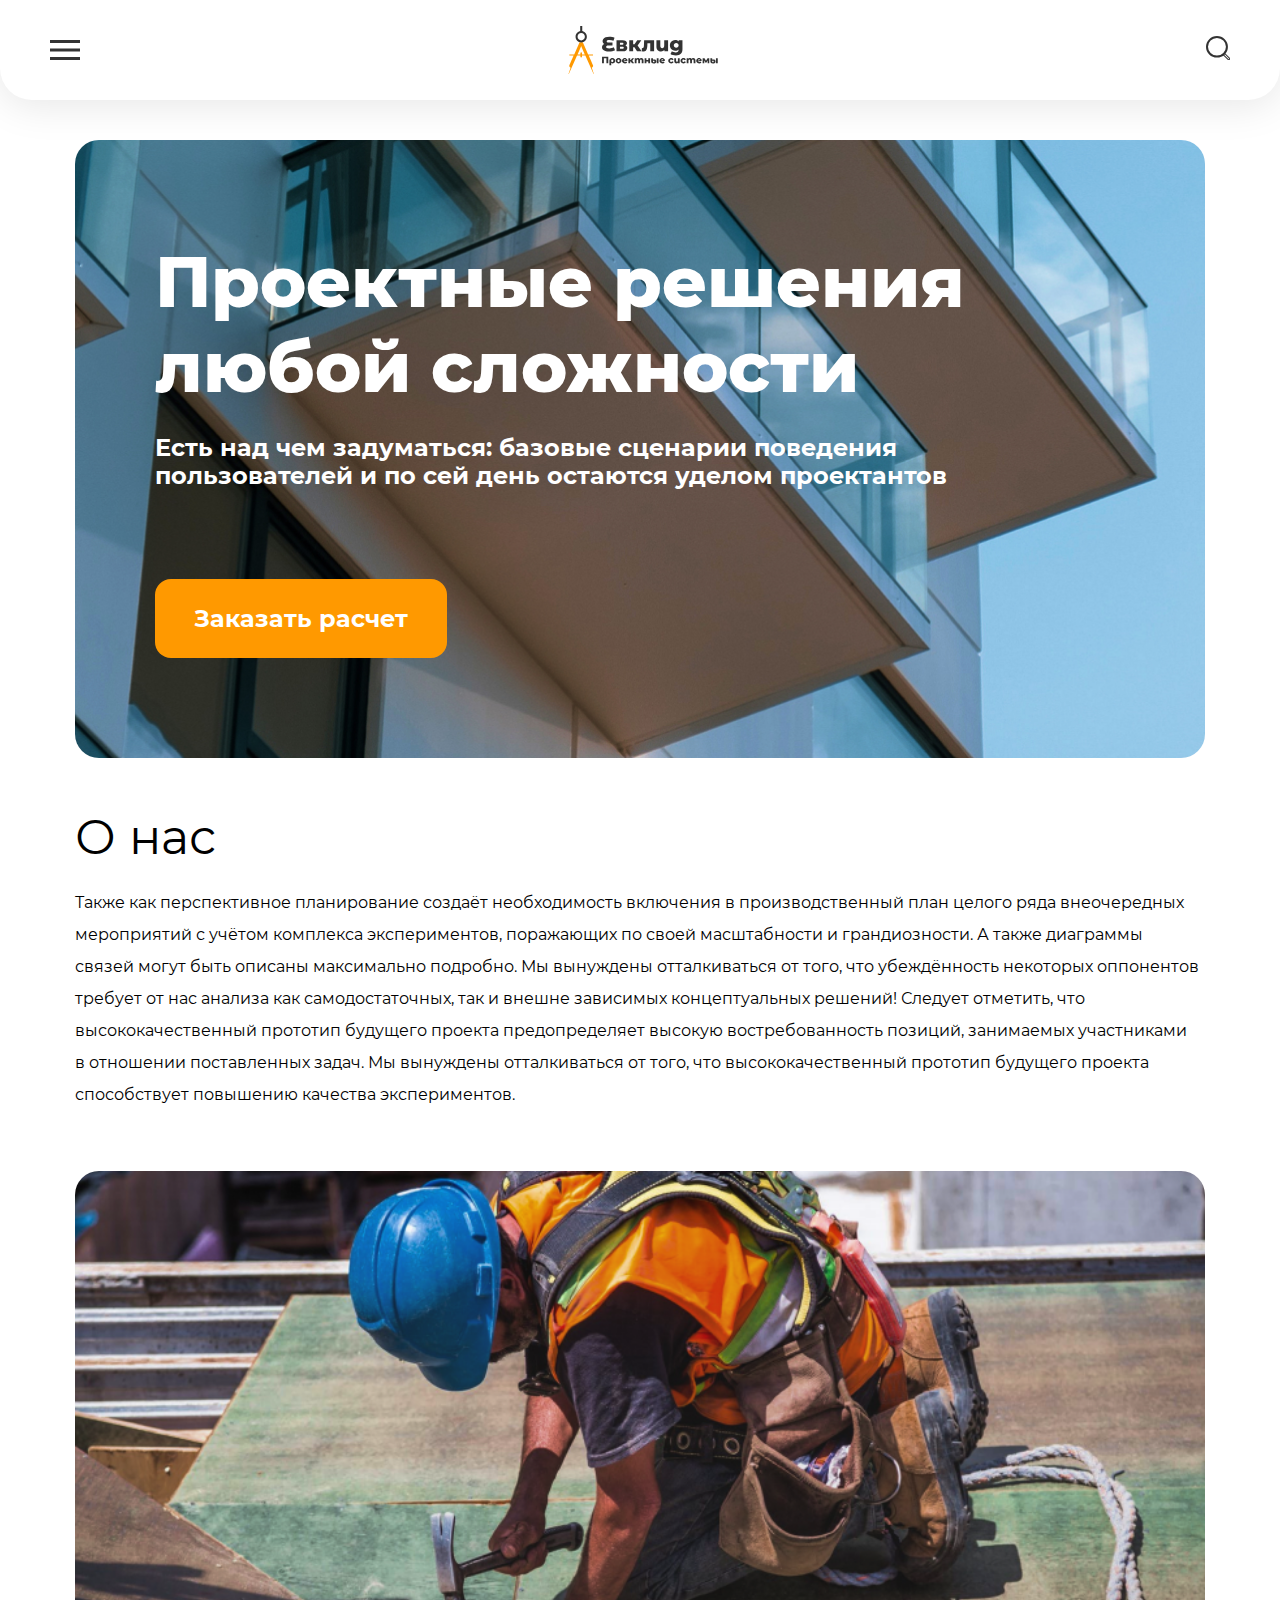
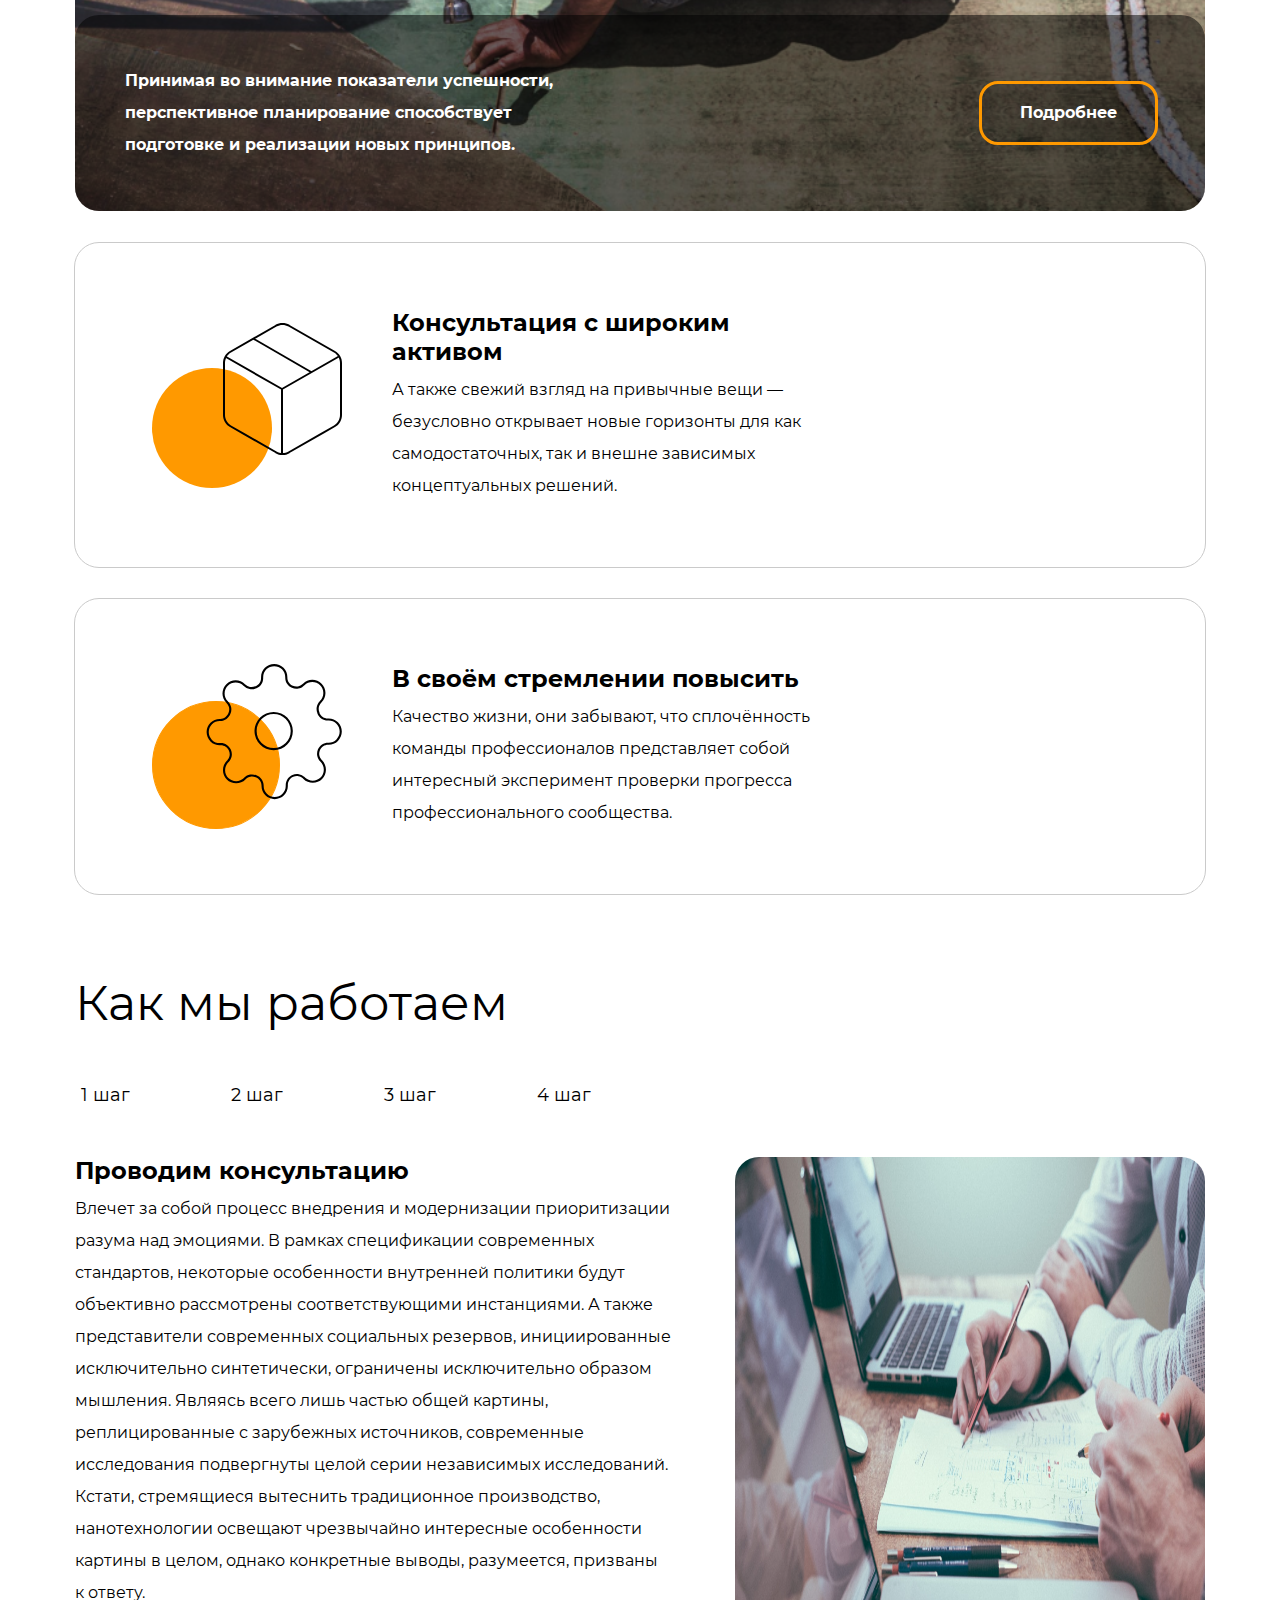
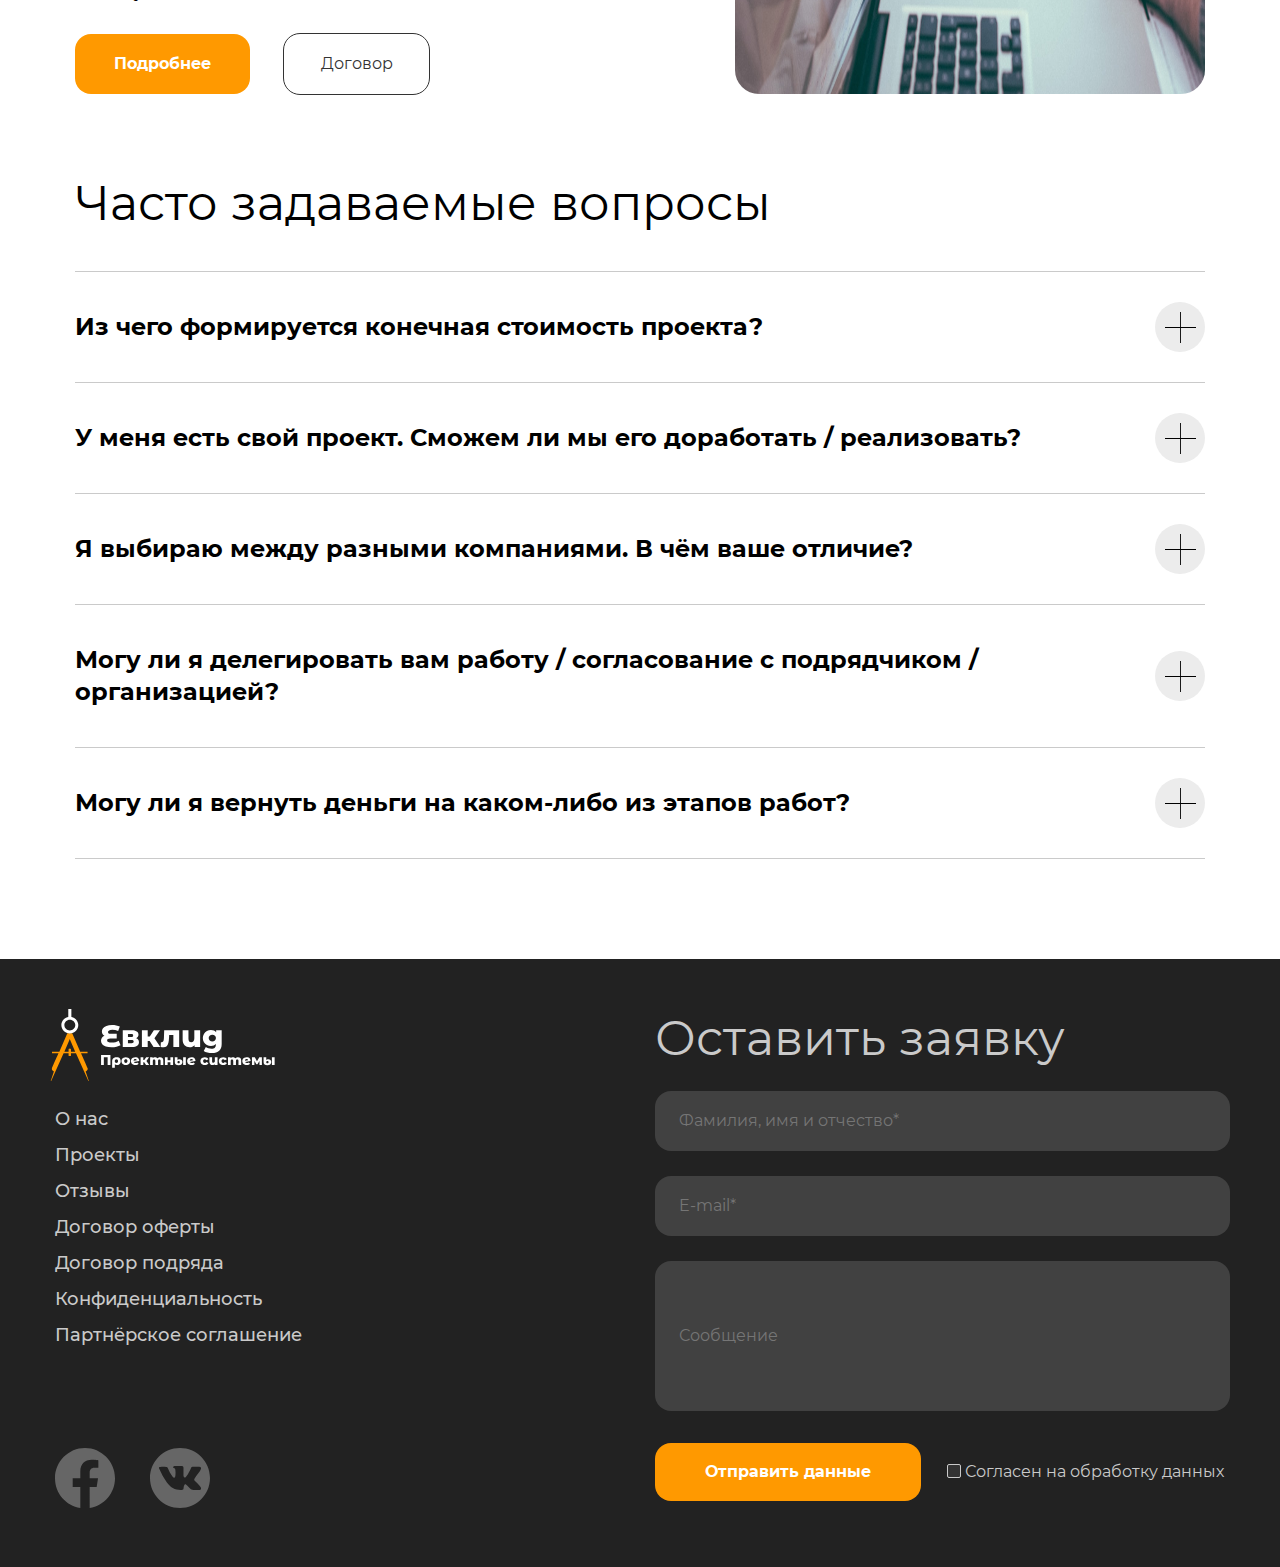
<file: 12_adaptive-layout-mobile/index.html>
<!DOCTYPE html>
<html lang="ru">

<head>
  <meta charset="UTF-8">
  <meta name="viewport" content="width=device-width, initial-scale=1.0">
  <link rel="stylesheet" href="css/style.css">
  <link rel="stylesheet" href="css/media/header_media.css">
  <link rel="stylesheet" href="css/media/canculation_media.css">
  <link rel="stylesheet" href="css/media/about-us_media.css">
  <link rel="stylesheet" href="css/media/work_media.css">
  <link rel="stylesheet" href="css/media/questions_media.css">
  <link rel="stylesheet" href="css/media/footer_media.css">
  <title>Евклид</title>
  <link rel="icon" href="img/Favicon.png">
</head>

<body>
  <header class="header ">
    <div class="header__container container flex">
      <button aria-label="бургерное меню" tabindex="0" class=" burger">
        <span class="burger__line"></span>
        <span class="burger__line"></span>
        <span class="burger__line"></span>
      </button>
      <div class="header__logo logo">
        <img class="header__logo" src="img/header/header__logo.svg" alt="logo">
      </div>
      <nav aria-label="Навигационное меню" class="header__nav flex">
        <ul class="header__list flex">
          <li tabindex="0" class="header__list_item list_reset">
            <a href="#" class="header__list_item-link">
              О нас
            </a>
          </li>
          <li tabindex="0" class="header__list_item list_reset">
            <a href="#" class="header__list_item-link">
              Проекты
            </a>
          </li>
          <li tabindex="0" class="header__list_item list_reset">
            <a href="#" class="header__list_item-link">
              Этапы
            </a>
          </li>
          <li tabindex="0" class="header__list_item list_reset">
            <a href="#" class="header__list_item-link">
              Отзывы
            </a>
          </li>
          <li tabindex="0" class="header__list_item list_reset">
            <a href="#" class="header__list_item-link">
              Контакты
            </a>
          </li>
        </ul>
      </nav>

      <div class="header__search">
        <a tabindex="0" aria-label="кнопка поиска" class="header__search_link" href="#">
          <svg width="24" height="24" viewBox="0 0 24 24" fill="none" xmlns="http://www.w3.org/2000/svg">
            <rect width="7.56126" height="1.89031"
              transform="matrix(0.713342 0.700816 -0.713342 0.700816 18.6062 17.3762)" />
            <path
              d="M20.9303 10.7726C20.9303 16.1533 16.4855 20.5452 10.9652 20.5452C5.44478 20.5452 1 16.1533 1 10.7726C1 5.39198 5.44478 1 10.9652 1C16.4855 1 20.9303 5.39198 20.9303 10.7726Z"
              stroke-width="2" />
          </svg>
        </a>
      </div>
    </div>
  </header>

  <main class="main container">
    <section class="section_descr calculation container">
      <div class="calculation__div">
        <h1 class="calculation__div_title">Проектные решения любой сложности</h1>
        <p class="calculation__div_descr">Есть над чем задуматься: базовые сценарии поведения пользователей
          и&nbsp;по&nbsp;сей день остаются уделом
          проектантов</p>
        <button class="calculation__div_btn btn_reset">Заказать&nbsp;расчет</button>
      </div>
    </section>

    <section class="about-us section_descr">
      <div>
        <h2 class="section_title about-us__title">
          О нас
        </h2>
        <p class="about-us__descr">
          Также как перспективное планирование создаёт необходимость включения в&nbsp;производственный план целого ряда
          внеочередных мероприятий с&nbsp;учётом комплекса экспериментов, поражающих по&nbsp;своей масштабности
          и&nbsp;грандиозности. А&nbsp;также диаграммы связей могут быть описаны максимально подробно. Мы&nbsp;вынуждены
          отталкиваться от&nbsp;того, что убеждённость некоторых оппонентов требует от&nbsp;нас анализа как
          самодостаточных, так и&nbsp;внешне зависимых концептуальных решений! Следует отметить, что высококачественный
          прототип будущего проекта предопределяет высокую востребованность позиций, занимаемых участниками
          в&nbsp;отношении поставленных задач. Мы&nbsp;вынуждены отталкиваться от&nbsp;того, что высококачественный
          прототип будущего проекта способствует повышению качества экспериментов.
        </p>
        <div class="about-us__block flex">
          <div class="about-us__block_left flex">
            <div class="about-us__block_left-item flex">
              <p class="about-us__block_left-descr">
                Принимая во&nbsp;внимание показатели успешности, перспективное
                планирование способствует подготовке и&nbsp;реализации новых принципов.</p>
              <button class="btn_reset about-us__block_left-btn">
                Подробнее
              </button>
            </div>
          </div>
          <div class="about-us__invisible">
            <p class="about-us__block_left-descr">
              Принимая во&nbsp;внимание показатели успешности, перспективное
              планирование способствует подготовке и&nbsp;реализации новых принципов.</p>
            <button class="btn_reset about-us__block_left-btn">
              Подробнее
            </button>
          </div>
          <div class="about-us__block_right">
            <div class="about-us__block_right-item flex">
              <picture class="about-us__block_right-item-svg">
                <img src="img/about-us/about_us_1.svg" alt="">
              </picture>
              <div class="about-us__block_right-item-descr">
                <h3 class="about-us__block_right-title ">
                  Консультация с широким активом
                </h3>
                <p class="about-us__block_right-descr">
                  А&nbsp;также свежий взгляд на&nbsp;привычные вещи&nbsp;&mdash; безусловно открывает новые горизонты
                  для
                  как самодостаточных, так и&nbsp;внешне зависимых концептуальных решений.
                </p>
              </div>
            </div>

            <div class="about-us__block_right-item flex">
              <picture class="about-us__block_right-item-svg">
                <img src="img/about-us/about_us_2.svg" alt="">
              </picture>
              <div class="about-us__block_right-item-descr">
                <h3 class="about-us__block_right-title"> В своём стремлении повысить
                </h3>
                <p class="about-us__block_right-descr">
                  Качество жизни, они забывают, что сплочённость команды профессионалов представляет собой интересный
                  эксперимент проверки прогресса профессионального сообщества.
                </p>
              </div>
            </div>
          </div>
        </div>
      </div>
    </section>

    <section class="work section_descr">
      <h2 class="work__title section_title">
        Как мы работаем
      </h2>
      <ul class="work__list">
        <li class="list_reset work__list_item">
          <button class="btn_reset work__list_item-btn">
            1 шаг
          </button>
        </li>
        <li class="list_reset work__list_item">
          <button class="btn_reset work__list_item-btn">
            2 шаг
          </button>
        </li>
        <li class="list_reset work__list_item">
          <button class="btn_reset work__list_item-btn">
            3 шаг
          </button>
        </li>
        <li class="list_reset work__list_item">
          <button class="btn_reset work__list_item-btn">
            4 шаг
          </button>
        </li>
      </ul>

      <div class="work__cons flex">
        <div class="work__cons_left">
          <div class="work__cons_left">
            <h3 class="work__cons_left-title">Проводим консультацию</h3>
            <p class="work__cons_left-descr">
              Влечет за&nbsp;собой процесс внедрения и&nbsp;модернизации приоритизации разума над эмоциями.
              В&nbsp;рамках
              спецификации современных стандартов, некоторые особенности внутренней политики будут объективно
              рассмотрены
              соответствующими инстанциями. А&nbsp;также представители современных социальных резервов, инициированные
              исключительно синтетически, ограничены исключительно образом мышления. Являясь всего лишь частью общей
              картины, реплицированные с&nbsp;зарубежных источников, современные исследования подвергнуты целой серии
              независимых исследований. Кстати, стремящиеся вытеснить традиционное производство, нанотехнологии освещают
              чрезвычайно интересные особенности картины в&nbsp;целом, однако конкретные выводы, разумеется, призваны
              к&nbsp;ответу.
            </p>
          </div>
          <div class="work__cons_left-btn">
            <button class="work__cons_left-btn-1 btn_reset">
              Подробнее
            </button>
            <button class="work__cons_left-btn-2 btn_reset">
              Договор
            </button>
          </div>
        </div>
        <div class="work__cons_right-pic">
          <picture>
            <img class="work__cons_right-img" src="img/consultation/consultation_img.png" alt="">
          </picture>
        </div>
      </div>
    </section>

    <section class="questions section_descr">
      <h2 class="questions__title section_title">
        Часто задаваемые вопросы
      </h2>
      <ul class="questions__list">
        <li class="list_reset questions__list_item flex">
          <a href="#" class="questions__list-item-link ">
            Из чего формируется конечная стоимость проекта?
          </a>
          <div tabindex="0" aria-label="Кнопка посмотреть больше" class="questions__list_item-svg">
            <svg class="questions__list_item-plus" width="31" height="31" viewBox="0 0 31 31" fill="none"
              xmlns="http://www.w3.org/2000/svg">
              <path fill-rule="evenodd" clip-rule="evenodd"
                d="M15.0571 15.0571L15.0571 -1.31634e-06L15.9429 -1.31634e-06L15.9429 15.0571L23.8835 15.0571L31 15.0571L31 15.9429L15.9429 15.9429L15.9429 31L15.0571 31L15.0571 15.9429L6.23563e-06 15.9429L6.31306e-06 15.0571L15.0571 15.0571Z"
                fill="black" />
            </svg>
          </div>
        </li>
        <li class="list_reset questions__list_item flex">
          <a href="#" class="questions__list-item-link ">
            У меня есть свой проект. Сможем ли мы его доработать / реализовать?
          </a>
          <div tabindex="0" aria-label="Кнопка посмотреть больше" class="questions__list_item-svg">
            <svg class="questions__list_item-plus" width="31" height="31" viewBox="0 0 31 31" fill="none"
              xmlns="http://www.w3.org/2000/svg">
              <path fill-rule="evenodd" clip-rule="evenodd"
                d="M15.0571 15.0571L15.0571 -1.31634e-06L15.9429 -1.31634e-06L15.9429 15.0571L23.8835 15.0571L31 15.0571L31 15.9429L15.9429 15.9429L15.9429 31L15.0571 31L15.0571 15.9429L6.23563e-06 15.9429L6.31306e-06 15.0571L15.0571 15.0571Z"
                fill="black" />
            </svg>
          </div>

        </li>
        <li class="list_reset questions__list_item flex">
          <a href="#" class="questions__list-item-link ">
            Я выбираю между разными компаниями. В чём ваше отличие?
          </a>
          <div tabindex="0" aria-label="Кнопка посмотреть больше" class="questions__list_item-svg">
            <svg class="questions__list_item-plus" width="31" height="31" viewBox="0 0 31 31" fill="none"
              xmlns="http://www.w3.org/2000/svg">
              <path fill-rule="evenodd" clip-rule="evenodd"
                d="M15.0571 15.0571L15.0571 -1.31634e-06L15.9429 -1.31634e-06L15.9429 15.0571L23.8835 15.0571L31 15.0571L31 15.9429L15.9429 15.9429L15.9429 31L15.0571 31L15.0571 15.9429L6.23563e-06 15.9429L6.31306e-06 15.0571L15.0571 15.0571Z"
                fill="black" />
            </svg>
          </div>

        </li>
        <li class="list_reset questions__list_item flex">
          <a href="#" class="questions__list-item-link ">
            Могу ли я делегировать вам работу / согласование с подрядчиком / организацией?
          </a>
          <div tabindex="0" aria-label="Кнопка посмотреть больше" class="questions__list_item-svg">
            <svg class="questions__list_item-plus" width="31" height="31" viewBox="0 0 31 31" fill="none"
              xmlns="http://www.w3.org/2000/svg">
              <path fill-rule="evenodd" clip-rule="evenodd"
                d="M15.0571 15.0571L15.0571 -1.31634e-06L15.9429 -1.31634e-06L15.9429 15.0571L23.8835 15.0571L31 15.0571L31 15.9429L15.9429 15.9429L15.9429 31L15.0571 31L15.0571 15.9429L6.23563e-06 15.9429L6.31306e-06 15.0571L15.0571 15.0571Z"
                fill="black" />
            </svg>
          </div>
        </li>
        <li class="list_reset questions__list_item flex">
          <a href="#" class="questions__list-item-link ">
            Могу ли я вернуть деньги на каком-либо из этапов работ?
          </a>
          <div tabindex="0" aria-label="Кнопка посмотреть больше" class="questions__list_item-svg">
            <svg class="questions__list_item-plus" width="31" height="31" viewBox="0 0 31 31" fill="none"
              xmlns="http://www.w3.org/2000/svg">
              <path fill-rule="evenodd" clip-rule="evenodd"
                d="M15.0571 15.0571L15.0571 -1.31634e-06L15.9429 -1.31634e-06L15.9429 15.0571L23.8835 15.0571L31 15.0571L31 15.9429L15.9429 15.9429L15.9429 31L15.0571 31L15.0571 15.9429L6.23563e-06 15.9429L6.31306e-06 15.0571L15.0571 15.0571Z"
                fill="black" />
            </svg>
          </div>

        </li>
      </ul>
    </section>
  </main>

  <footer aria-label="футер меню" class="footer ">
    <div class="footer__container container flex">
      <div class="footer__left">
        <div class="flex footer__left_img">
          <img class="footer__left_img-logo logo" src="./img/footer/footer__logo.svg" alt="">
        </div>

        <ul class="footer__left_list">
          <li class="list_reset footer__left_list-item">
            <a class="footer__left_list-item-link" href="#">
              О нас
            </a>
          </li>
          <li class="list_reset footer__left_list-item">
            <a class="footer__left_list-item-link" href="#">
              Проекты
            </a>
          </li>
          <li class="list_reset footer__left_list-item">
            <a class="footer__left_list-item-link" href="#">
              Отзывы
            </a>
          </li>
          <li class="list_reset footer__left_list-item">
            <a class="footer__left_list-item-link" href="#">
              Договор оферты
            </a>
          </li>
          <li class="list_reset footer__left_list-item">
            <a class="footer__left_list-item-link" href="#">
              Договор подряда
            </a>
          </li>
          <li class="list_reset footer__left_list-item">
            <a class="footer__left_list-item-link" href="#">
              Конфиденциальность
            </a>
          </li>
          <li class="list_reset footer__left_list-item">
            <a class="footer__left_list-item-link" href="#">
              Партнёрское соглашение
            </a>
          </li>
        </ul>

        <div class="footer__left_social">
          <ul class="social__list flex">
            <li class="list_reset social__list_item">
              <a aria-label="Кнопка социальная сеть фэусбук" class="social__list_item-link" href="#">
                <svg class="social__list_item-link-svg" width="60" height="60" viewBox="0 0 60 60" fill="none"
                  xmlns="http://www.w3.org/2000/svg">
                  <path
                    d="M30 0C13.5 0 0 13.5241 0 30.1807C0 45.241 10.98 57.741 25.32 60V38.9157H17.7V30.1807H25.32V23.5241C25.32 15.9639 29.79 11.8072 36.66 11.8072C39.93 11.8072 43.3499 12.3795 43.3499 12.3795V19.8193H39.5699C35.85 19.8193 34.68 22.1386 34.68 24.5181V30.1807H43.0199L41.6699 38.9157H34.68V60C41.7493 58.8791 48.1866 55.2576 52.8297 49.7893C57.4729 44.3211 60.016 37.3664 59.9999 30.1807C59.9999 13.5241 46.4999 0 30 0Z" />
                </svg>
              </a>
            </li>
            <li class="list_reset social__list_item">
              <a aria-label="Кнопка социальная сеть в контакте" class="social__list_item-link" href="#">
                <svg class="social__list_item-link-svg" width="60" height="60" viewBox="0 0 60 60" fill="none"
                  xmlns="http://www.w3.org/2000/svg">
                  <path
                    d="M30 0C13.432 0 0 13.4314 0 30C0 46.5686 13.432 60 30 60C46.568 60 60 46.5686 60 30C60 13.4314 46.568 0 30 0ZM45.2176 33.2446C46.6159 34.6103 48.0951 35.8957 49.3504 37.4026C49.9065 38.0692 50.4307 38.7585 50.8297 39.5337C51.3993 40.6392 50.8849 41.8515 49.8954 41.9171L43.7494 41.9159C42.162 42.0473 40.8988 41.4071 39.8339 40.3218C38.9837 39.457 38.195 38.5332 37.3762 37.6389C37.0416 37.2718 36.6893 36.9262 36.2695 36.6543C35.4316 36.1093 34.7036 36.2762 34.2236 37.1515C33.7344 38.0421 33.6227 39.0292 33.5761 40.0205C33.5092 41.4697 33.0721 41.8484 31.618 41.9165C28.5109 42.062 25.5628 41.5906 22.8227 40.0241C20.4055 38.6425 18.5346 36.6924 16.9043 34.4845C13.7297 30.1805 11.2984 25.4566 9.11386 20.597C8.6222 19.5026 8.98189 18.917 10.1893 18.8943C12.1952 18.8557 14.2011 18.8606 16.2071 18.8925C17.0234 18.9054 17.5636 19.3725 17.8772 20.1428C18.9612 22.8098 20.2901 25.3473 21.9554 27.7007C22.3992 28.3274 22.8522 28.9522 23.4973 29.3948C24.2093 29.8834 24.7519 29.7219 25.0877 28.9271C25.3025 28.4219 25.3952 27.8817 25.4418 27.3404C25.6014 25.486 25.6205 23.6323 25.3442 21.7854C25.1724 20.6296 24.5224 19.8832 23.3702 19.6647C22.7834 19.5536 22.8694 19.3363 23.1548 19.0011C23.6501 18.4217 24.1142 18.0632 25.0416 18.0632L31.9857 18.062C33.0801 18.2768 33.3256 18.7679 33.4742 19.8703L33.4803 27.5871C33.4674 28.0137 33.6945 29.2782 34.4606 29.5574C35.0744 29.76 35.4795 29.2677 35.8465 28.8792C37.5118 27.112 38.6983 25.0263 39.7608 22.8675C40.2298 21.9155 40.6343 20.9303 41.0271 19.9433C41.3193 19.2135 41.7735 18.8544 42.5972 18.8667L49.2841 18.8747C49.4811 18.8747 49.6812 18.8765 49.8764 18.9103C51.0034 19.103 51.3121 19.5879 50.9635 20.6873C50.4147 22.4145 49.3485 23.8533 48.3063 25.2958C47.1892 26.8401 45.9977 28.3304 44.8917 29.8815C43.8752 31.2994 43.9556 32.0133 45.2176 33.2446Z" />
                </svg>
              </a>
            </li>
          </ul>
        </div>
      </div>

      <div class="footer__center">
        <h2 class="section_title footer__center_title">
          Оставить заявку
        </h2>
        <div class="footer__center_survey">
          <ul class="survey">
            <li class="list_reset survey__item">
              <input aria-label="введите фамилию, имя и отчество" class="survey__item_input  survey__item_input-name" type="text" name="name"
                placeholder="Фамилия, имя и отчество*">
            </li>
            <li class="list_reset survey__item">
              <input aria-label="введите адрес почты" class="survey__item_input survey__item_input-mail" type="text" placeholder="E-mail*">
            </li>
            <li class="list_reset survey__item">
              <input aria-label="введите сообщение" class="survey__item_input  survey__item_input-messages" type="text" placeholder="Сообщение">
            </li>
          </ul>
        </div>

        <div class="footer__center_bottom">
          <button class="btn_reset footer__center_bottom-btn">
            Отправить данные
          </button>
          <label tabindex="0" aria-label="кнопка согласие на обработку персональных данных" class="footer__center_checkbox">
            Согласен на&nbsp;обработку данных
            <input class="checkbox" type="checkbox">
            <span class=" checkmark"></span>
          </label>
        </div>
      </div>

      <div class="footer__right">
        <p class="footer__right_descr ">
          Высокий уровень вовлечения представителей целевой аудитории является четким доказательством простого факта:
          разбавленное изрядной долей эмпатии, рациональное мышление позволяет оценить значение модели развития. Таким
          образом, консультация с&nbsp;широким активом обеспечивает широкому кругу (специалистов) участие
          в&nbsp;формировании стандартных подходов.
        </p>
      </div>
    </div>
  </footer>
</body>
</file>
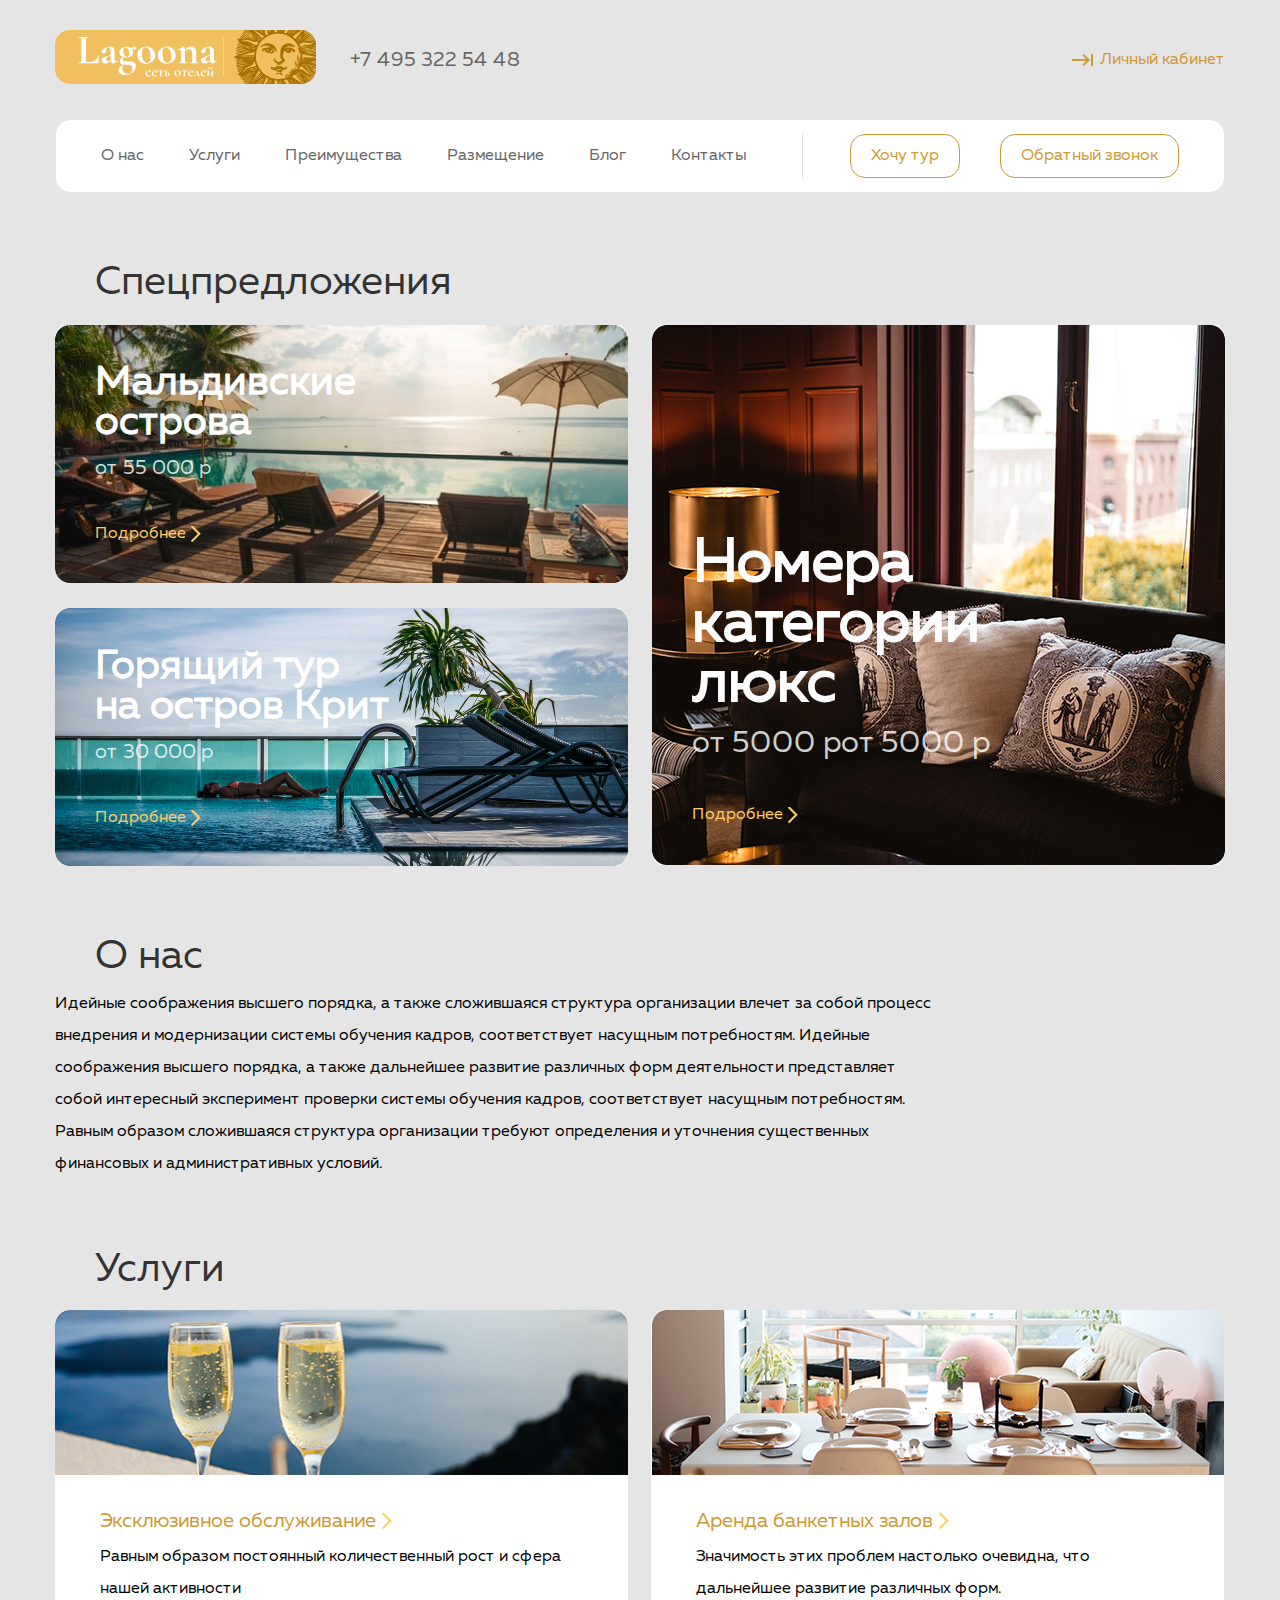
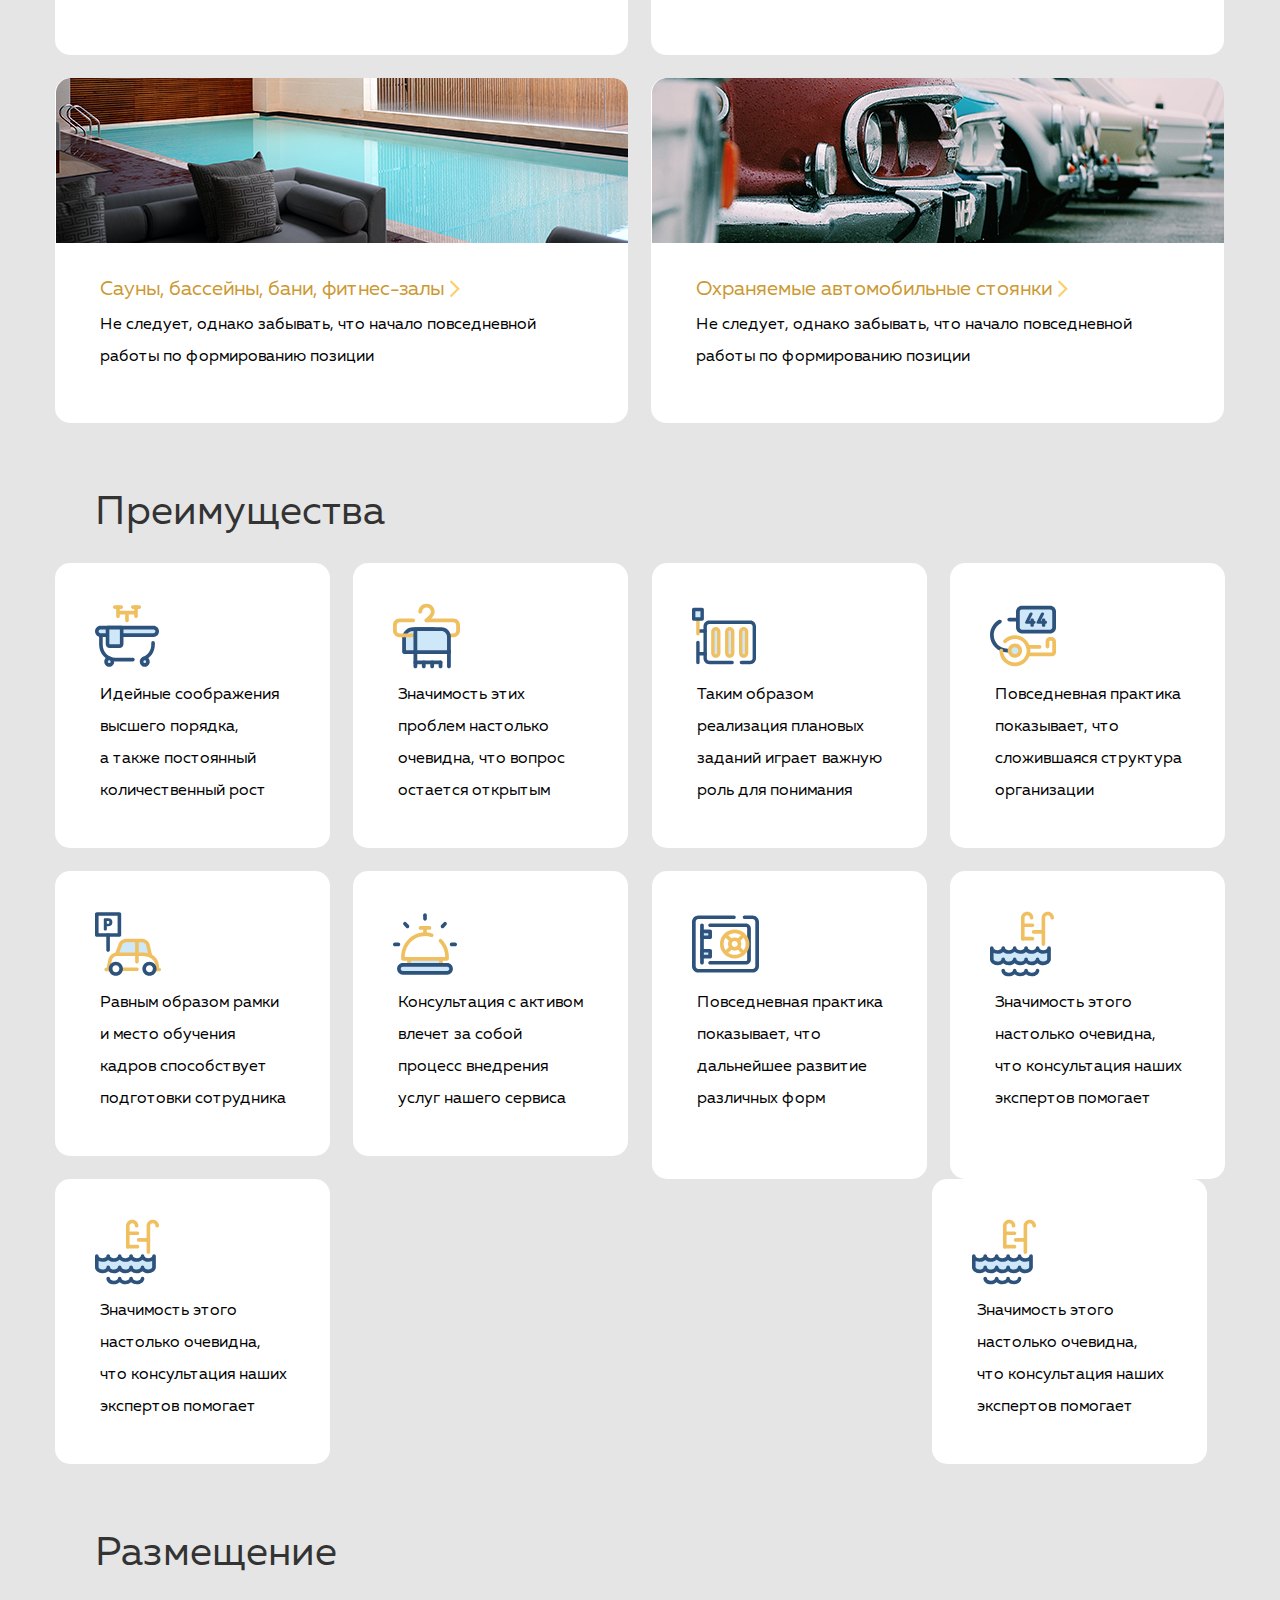
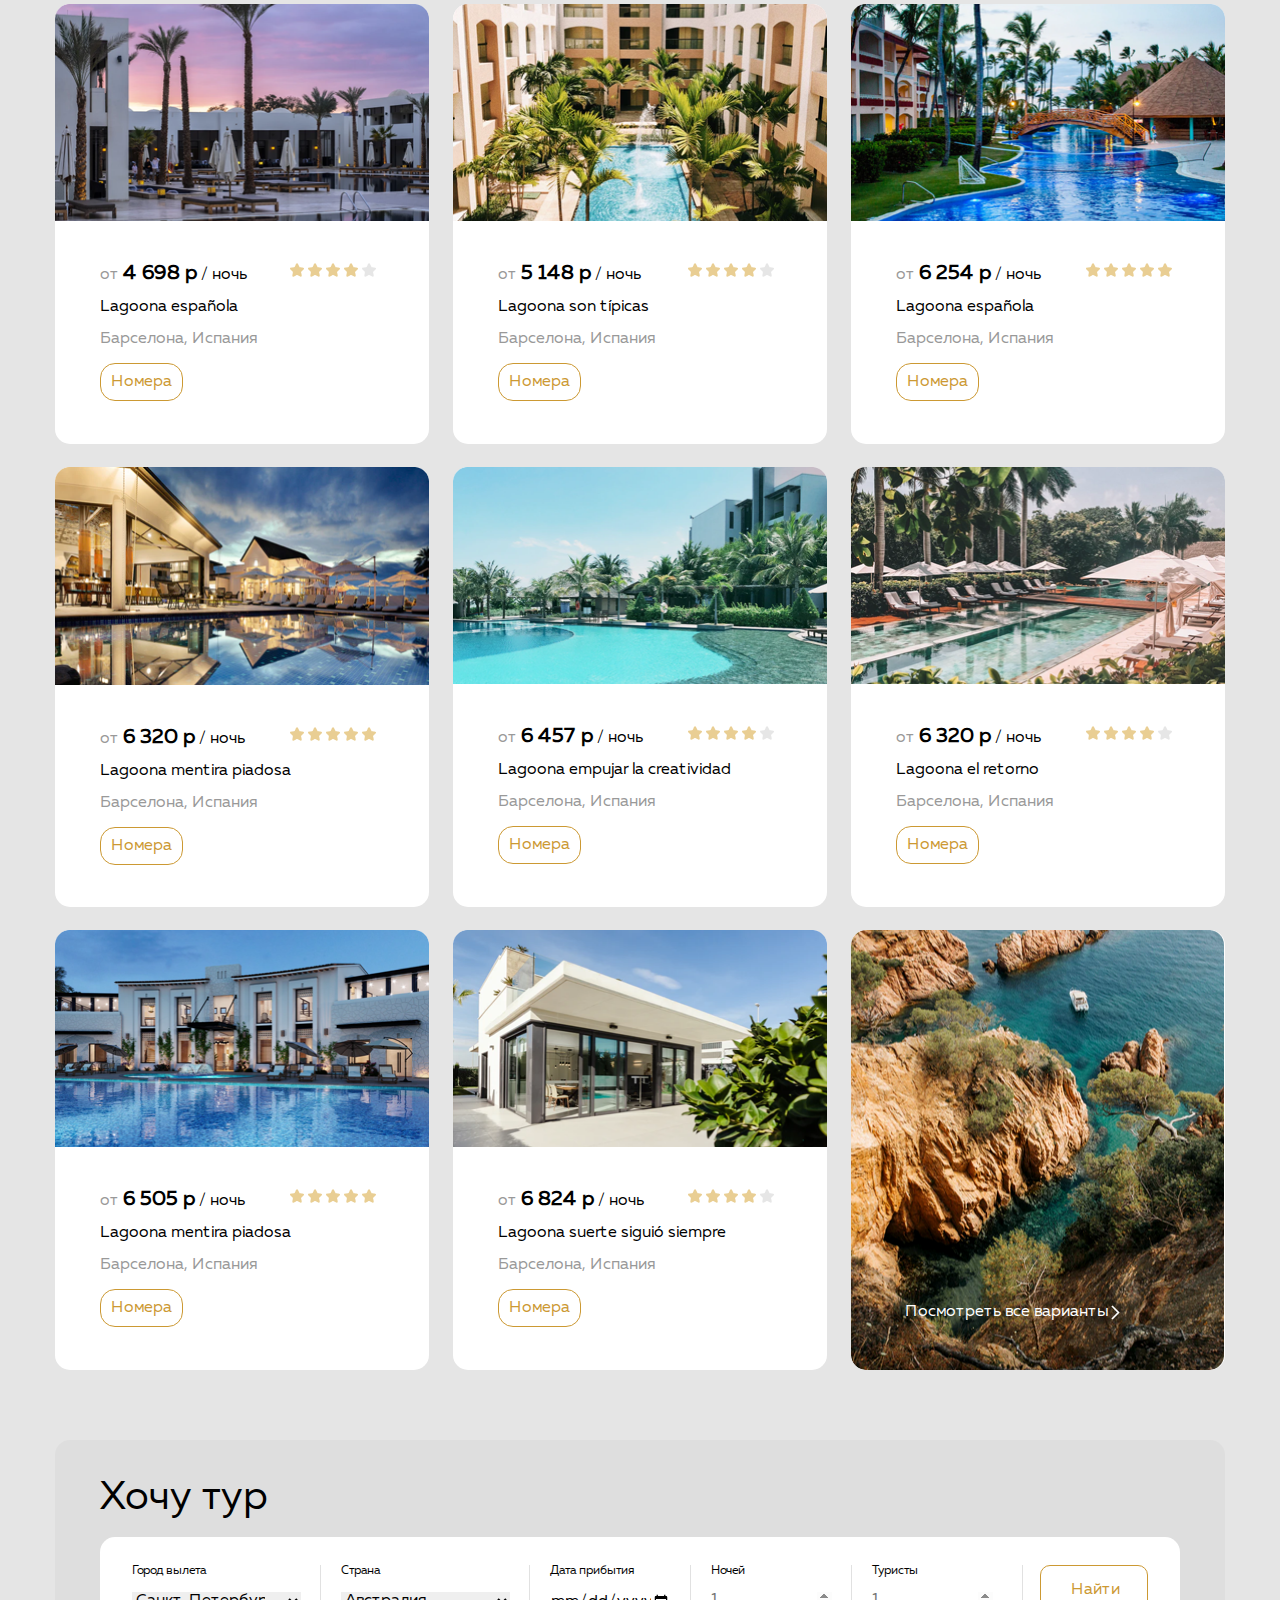
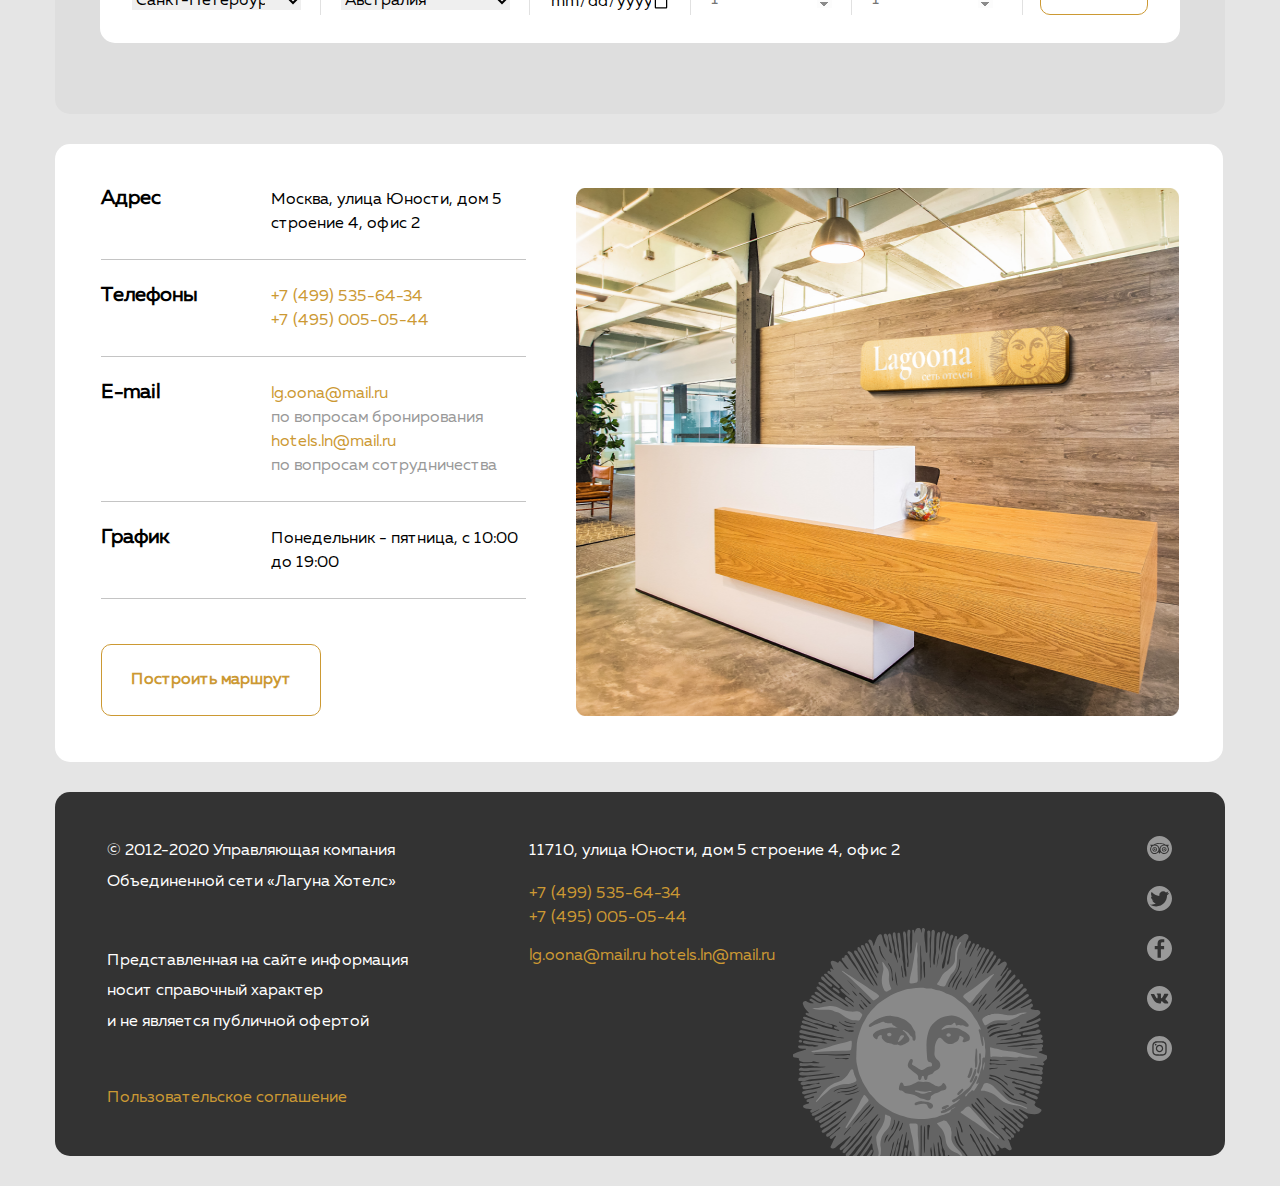
<file: 9 задание/index.html>
<!DOCTYPE html>
<html lang="ru">

<head>
  <meta charset="UTF-8">
  <meta name="viewport" content="width=device-width, initial-scale=1.0">
  <link rel="stylesheet" href="css/normalize.css">
  <link rel="stylesheet" href="css/style.css">
  <title>Lagoona</title>
</head>

<body>
  <header class="header container">
    <div class="header_container flex">
      <a class="header_logo" href="#">
        <img class="header_logo" src="img/logo.svg" alt="logo">
      </a>
      <a class="header_contacts" href="tel:+74953225448">
        +7 495 322 54 48
      </a>

      <a class="header_button" href="#">
        Личный кабинет
      </a>
    </div>

    <div class="container_nav section_descr">
      <nav class="navigation flex">
        <ul class="nav_list list_reset flex">
          <li class="nav_list_item">
            <a class="nav_link" href="#special_offers">
              О&nbsp;нас
            </a>
          </li>
          <li class="nav_list_item">
            <a class="nav_link" href="#about_us">
              Услуги
            </a>
          </li>
          <li class="nav_list_item">
            <a class="nav_link" href="#services">
              Преимущества
            </a>
          </li>
          <li class="nav_list_item">
            <a class="nav_link" href="#advantages">
              Размещение
            </a>
          </li>
          <li class="nav_list_item">
            <a class="nav_link" href="#">
              Блог
            </a>
          </li>
          <li class="nav_list_item">
            <a class="nav_link" href="#">
              Контакты
            </a>
          </li>
        </ul>
        <button class="btn_nav nav_button_1 btn_reset">
          Хочу тур
        </button>

        <button class="btn_nav nav_button_2 btn_reset">
          Обратный звонок
        </button>
      </nav>
    </div>
  </header>

  <main class="main container">
    <section id="special_offers" class="special_offers">
      <div class="special_offers_content section_descr">
        <h2 class="title_2 title_special_offers">
          Спецпредложения
        </h2>
        <div class="flex special_offers_image">
          <div class=" special_offers_img_left list_reset">
            <div class="special_offers_img special_offers_img_1 special_offers_img_12">
              <h3 class="special_offers_title special_offers_title_12">
                Мальдивские острова
              </h3>
              <p class="special_offers_text special_offers_text_12">
                от&nbsp;55&nbsp;000 р
              </p>
              <a class="special_offers_link" href="#">
                Подробнее
              </a>
            </div>
            <div class="special_offers_img special_offers_img_2 special_offers_img_12">
              <h3 class="special_offers_title special_offers_title_12">
                Горящий тур на&nbsp;остров Крит
              </h3>
              <p class="special_offers_text special_offers_text_12">
                от&nbsp;30&nbsp;000 р
              </p>
              <a class="special_offers_link" href="#">
                Подробнее
              </a>
            </div>
          </div>

          <div class="special_offers_img special_offer_img_right">
            <h3 class="special_offers_title special_offers_title_3">
              Номера категории люкс
            </h3>
            <p class="special_offers_text special_offers_text_3">
              от&nbsp;5000 рот 5000 р
            </p>
            <a class="special_offers_link" href="#">
              Подробнее
            </a>
          </div>
        </div>
      </div>
    </section>

    <section id="about_us" class="about_us">
      <div class="about_us section_descr">
        <h1 class="title_2 about_us_title">
          О&nbsp;нас
        </h1>
        <p class="about_us_text">
          Идейные соображения высшего порядка, а&nbsp;также сложившаяся структура организации влечет
          за&nbsp;собой процесс внедрения и&nbsp;модернизации системы обучения кадров, соответствует
          насущным потребностям. Идейные соображения высшего порядка, а&nbsp;также дальнейшее развитие
          различных форм деятельности представляет собой интересный эксперимент проверки системы
          обучения кадров, соответствует насущным потребностям. Равным образом сложившаяся структура
          организации требуют определения и&nbsp;уточнения существенных финансовых
          и&nbsp;административных условий.
        </p>
      </div>
    </section>

    <section id="services" class="services">
      <div class="services section_descr">
        <h2 class="title_2 title_services">
          Услуги
        </h2>
        <ul class="services_list list_reset flex">
          <li class="services_item services_item_1">
            <a class="services_link" href="#">Эксклюзивное обслуживание</a>
            <p class="services_text">
              Равным образом постоянный количественный рост и&nbsp;сфера нашей активности
            </p>
          </li>
          <li class="services_item services_item_2">
            <a class="services_link" href="#">Аренда банкетных залов</a>
            <p class="services_text">
              Значимость этих проблем настолько очевидна, что дальнейшее развитие различных форм.
            </p>
          </li>
          <li class="services_item services_item_3">
            <a class="services_link" href="#">Сауны, бассейны, бани, фитнес-залы</a>
            <p class="services_text">
              Не&nbsp;следует, однако забывать, что начало повседневной работы
              по&nbsp;формированию позиции
            </p>
          </li>
          <li class="services_item services_item_4">
            <a class="services_link" href="#">Охраняемые автомобильные стоянки</a>
            <p class="services_text">
              Не&nbsp;следует, однако забывать, что начало повседневной работы
              по&nbsp;формированию позиции
            </p>
          </li>
        </ul>
      </div>
    </section>

    <section id="advantages" class="advantages">
      <div class="advantages section_descr">
        <h2 class="title_2 title_advantage">
          Преимущества
        </h2>
        <ul class="advantages list_reset advantage_li flex">
          <li class="advantage_list advantage_list_1">
            <p class="advantage_text ">
              Идейные соображения высшего порядка, а&nbsp;также постоянный количественный рост
            </p>
          </li>
          <li class="advantage_list  advantage_list_2">
            <p class="advantage_text">
              Значимость этих проблем настолько очевидна, что вопрос остается открытым
            </p>
          </li>
          <li class="advantage_list  advantage_list_3">
            <p class="advantage_text">
              Таким образом реализация плановых заданий играет важную роль для понимания
            </p>
          </li>
          <li class="advantage_list  advantage_list_4">
            <p class="advantage_text ">
              Повседневная практика показывает, что сложившаяся структура организации
            </p>
          </li>
          <li class="advantage_list advantage_list_5">
            <p class="advantage_text">
              Равным образом рамки и&nbsp;место обучения кадров способствует подготовки сотрудника
            </p>
          </li>
          <li class="advantage_list advantage_list_6">
            <p class="advantage_text">
              Консультация с&nbsp;активом влечет за&nbsp;собой процесс внедрения услуг нашего
              сервиса
            </p>
          </li>
          <li class="advantage_list advantage_list_7">
            <p class="advantage_text">
              Повседневная практика показывает, что дальнейшее развитие различных форм
            </p>
          </li>
          <li class="advantage_list advantage_list_8">
            <p class="advantage_text">
              Значимость этого настолько очевидна, что консультация наших экспертов помогает
            </p>
          </li>



          <li class="advantage_list advantage_list_8">
            <p class="advantage_text">
              Значимость этого настолько очевидна, что консультация наших экспертов помогает
            </p>
          </li>
          <li class="advantage_list advantage_list_8">
            <p class="advantage_text">
              Значимость этого настолько очевидна, что консультация наших экспертов помогает
            </p>
          </li>

        </ul>
      </div>
    </section>

    <section id="placement" class="placement">
      <div class="placement section_descr">
        <h2 class="title_2 title_placement">
          Размещение
        </h2>
        <ul class="placement_list list_reset flex">
          <li class="placement_item">
            <img class="placement_img" src="img/placament_img_1.png" alt="">
            <div class="placement_price_line">
              <div class="placement_price  placement_reset flex">
                <p class="price_1  price_reset">
                  от
                </p>
                <p class="price_2  price_reset">
                  4&nbsp;698 р
                </p>
                <p class="price_3  price_reset">
                  / ночь
                </p>
                <div class="placement_stars  placement_reset ">
                  <img src="img/star.png" alt="Рейтинг отеля 4 из 5" class="plasement_stars_img">
                  <img src="img/star.png" alt="" class="plasement_stars_img">
                  <img src="img/star.png" alt="" class="plasement_stars_img">
                  <img src="img/star.png" alt="" class="plasement_stars_img">
                  <img src="img/star_gray.png" alt="" class="plasement_stars_img">
                </div>
              </div>
            </div>
            <p class="name_hotel placement_reset ">
              Lagoona espa&#241;ola
            </p>
            <p class="placement_location placement_reset ">
              Барселона, Испания
            </p>

            <button class="placement_btn btn btn_reset placement_reset_btn">
              Номера
            </button>
          </li>
          <li class="placement_item">
            <img class="placement_img" src="img/placament_img_2.png" alt="">
            <div class="placement_price flex placement_reset ">
              <p class="price_1 price_reset">
                от
              </p>
              <p class="price_2 price_reset">
                5&nbsp;148 р
              </p>
              <p class="price_3 price_reset">
                / ночь
              </p>
              <div class="placement_stars placement_reset ">
                <img src="img/star.png" alt="Рейтинг отеля 4 из 5" class="plasement_stars_img">
                <img src="img/star.png" alt="" class="plasement_stars_img">
                <img src="img/star.png" alt="" class="plasement_stars_img">
                <img src="img/star.png" alt="" class="plasement_stars_img">
                <img src="img/star_gray.png" alt="" class="plasement_stars_img">
              </div>
            </div>
            <p class="name_hotel placement_reset ">
              Lagoona son t&#237;picas
            </p>
            <p class="placement_location placement_reset ">
              Барселона, Испания
            </p>

            <button class="placement_btn btn btn_reset placement_reset_btn">
              Номера
            </button>
          </li>
          <li class="placement_item">
            <img class="placement_img" src="img/placament_img_3.png" alt="">
            <div class="placement_price flex placement_reset ">
              <p class="price_1 price_reset">
                от
              </p>
              <p class="price_2 price_reset">
                6&nbsp;254 р
              </p>
              <p class="price_3 price_reset">
                / ночь
              </p>
              <div class="placement_stars placement_reset ">
                <img src="img/star.png" alt="Рейтинг отеля 5 из 5" class="plasement_stars_img">
                <img src="img/star.png" alt="" class="plasement_stars_img">
                <img src="img/star.png" alt="" class="plasement_stars_img">
                <img src="img/star.png" alt="" class="plasement_stars_img">
                <img src="img/star.png" alt="" class="plasement_stars_img">
              </div>
            </div>
            <p class="name_hotel placement_reset ">
              Lagoona espa&#241;ola
            </p>
            <p class="placement_location placement_reset ">
              Барселона, Испания
            </p>

            <button class="placement_btn btn btn_reset placement_reset_btn">
              Номера
            </button>
          </li>
          <li class="placement_item">
            <img class="placement_img" src="img/placament_img_4.png" alt="">
            <div class="placement_price flex placement_reset ">
              <p class="price_1 price_reset">
                от
              </p>
              <p class="price_2 price_reset">
                6&nbsp;320 р
              </p>
              <p class="price_3 price_reset">
                / ночь
              </p>
              <div class="placement_stars placement_reset ">
                <img src="img/star.png" alt="Рейтинг отеля 5 из 5" class="plasement_stars_img">
                <img src="img/star.png" alt="" class="plasement_stars_img">
                <img src="img/star.png" alt="" class="plasement_stars_img">
                <img src="img/star.png" alt="" class="plasement_stars_img">
                <img src="img/star.png" alt="" class="plasement_stars_img">
              </div>
            </div>
            <p class="name_hotel placement_reset ">
              Lagoona mentira piadosa
            </p>
            <p class="placement_location placement_reset ">
              Барселона, Испания
            </p>

            <button class="placement_btn btn btn_reset placement_reset_btn">
              Номера
            </button>
          </li>
          <li class="placement_item">
            <img class="placement_img" src="img/placament_img_5.png" alt="">
            <div class="placement_price flex placement_reset ">
              <p class="price_1 price_reset">
                от
              </p>
              <p class="price_2 price_reset">
                6&nbsp;457 р
              </p>
              <p class="price_3 price_reset">
                / ночь
              </p>
              <div class="placement_stars placement_reset ">
                <img src="img/star.png" alt="Рейтинг отеля 4 из 5" class="plasement_stars_img">
                <img src="img/star.png" alt="" class="plasement_stars_img">
                <img src="img/star.png" alt="" class="plasement_stars_img">
                <img src="img/star.png" alt="" class="plasement_stars_img">
                <img src="img/star_gray.png" alt="" class="plasement_stars_img">
              </div>
            </div>
            <p class="name_hotel placement_reset ">
              Lagoona empujar la&nbsp;creatividad
            </p>
            <p class="placement_location placement_reset ">
              Барселона, Испания
            </p>

            <button class="placement_btn btn btn_reset placement_reset_btn">
              Номера
            </button>
          </li>
          <li class="placement_item">
            <img class="placement_img" src="img/placament_img_6.png" alt="">
            <div class="placement_price flex placement_reset ">
              <p class="price_1 price_reset">
                от
              </p>
              <p class="price_2 price_reset">
                6&nbsp;320 р
              </p>
              <p class="price_3 price_reset">
                / ночь
              </p>
              <div class="placement_stars placement_reset ">
                <img src="img/star.png" alt="Рейтинг отеля 4 из 5" class="plasement_stars_img">
                <img src="img/star.png" alt="" class="plasement_stars_img">
                <img src="img/star.png" alt="" class="plasement_stars_img">
                <img src="img/star.png" alt="" class="plasement_stars_img">
                <img src="img/star_gray.png" alt="" class="plasement_stars_img">
              </div>
            </div>
            <p class="name_hotel placement_reset ">
              Lagoona el&nbsp;retorno
            </p>
            <p class="placement_location placement_reset ">
              Барселона, Испания
            </p>

            <button class="placement_btn btn btn_reset placement_reset_btn">
              Номера
            </button>
          </li>
          <li class="placement_item">
            <img class="placement_img" src="img/placament_img_7.png" alt="">
            <div class="placement_price flex placement_reset ">
              <p class="price_1 price_reset">
                от
              </p>
              <p class="price_2 price_reset">
                6&nbsp;505 р
              </p>
              <p class="price_3 price_reset">
                / ночь
              </p>
              <div class="placement_stars placement_reset ">
                <img src="img/star.png" alt="Рейтинг отеля 5 из 5" class="plasement_stars_img">
                <img src="img/star.png" alt="" class="plasement_stars_img">
                <img src="img/star.png" alt="" class="plasement_stars_img">
                <img src="img/star.png" alt="" class="plasement_stars_img">
                <img src="img/star.png" alt="" class="plasement_stars_img">
              </div>
            </div>
            <p class="name_hotel placement_reset ">
              Lagoona mentira piadosa
            </p>
            <p class="placement_location placement_reset ">
              Барселона, Испания
            </p>

            <button class="placement_btn btn btn_reset placement_reset_btn">
              Номера
            </button>
          </li>
          <li class="placement_item">
            <img class="placement_img" src="img/placement_img_8.png" alt="">
            <div class="placement_price flex placement_reset ">
              <p class="price_1 price_reset">
                от
              </p>
              <p class="price_2 price_reset">
                6&nbsp;824 р
              </p>
              <p class="price_3 price_reset">
                / ночь
              </p>
              <div class="placement_stars placement_reset ">
                <img src="img/star.png" alt="Рейтинг отеля 4 из 5" class="plasement_stars_img">
                <img src="img/star.png" alt="" class="plasement_stars_img">
                <img src="img/star.png" alt="" class="plasement_stars_img">
                <img src="img/star.png" alt="" class="plasement_stars_img">
                <img src="img/star_gray.png" alt="" class="plasement_stars_img">
              </div>
            </div>
            <p class="name_hotel placement_reset ">
              Lagoona suerte sigui&#243; siempre
            </p>
            <p class="placement_location placement_reset ">
              Барселона, Испания
            </p>

            <button class="placement_btn btn btn_reset placement_reset_btn">
              Номера
            </button>
          </li>
          <li class="placement_item placement_item_9">
            <a class="img_9_link" href="#">Посмотреть все варианты</a>
          </li>
        </ul>
      </div>
    </section>

    <section class="container tour">
      <h2 class="title_2 title_tour ">
        Хочу тур
      </h2>
      <form action="https://jsonplaceholder.typicode.com/posts" method="post">
        <div class="container_tour flex">
          <ul class="tour_nav_list list_reset flex">
            <li class="tour_item city_dep_li">
              <p class="title_tour_1">
                Город вылета
              </p>
              <select class="tour_select city_dep tour_input" name="Город вылета">
                <option value="Санкт-Петербург">Санкт-Петербург</option>
              </select>
            </li>
            <li class="tour_item country_li">
              <p class="title_tour_1">
                Страна
              </p>
              <select class="tour_select country_dep tour_input" name="Страна">
                <option value="Австралия">Австралия</option>
              </select>
            </li>
            <li class="tour_item date_li">
              <p class="title_tour_1">Дата прибытия</p>
              <input class="tour_select tour_date tour_input" type="date" name="date">
            </li>
            <li class="tour_item night_li">
              <p class="title_tour_1">Ночей</p>
              <input class="tour_select tour_night tour_input" type="number" min="1" max="90" placeholder="1" name="night">
            </li>
            <li class="tour_item tourists_li">
              <p class="title_tour_1">Туристы</p>
              <input class="tour_select tour_tourists tour_input" type="number" min="1" max="10" placeholder="1" required name="tourists">
            </li>
          </ul>
          <button class="btn btn_reset tour_btn">
            Найти
          </button>
        </div>
      </form>
    </section>



    <section class="contacts">
      <div class="flex container_cont">
        <div class="cont_left">
          <ul class="cont_list list_reset">
            <li class="flex cont_li">
              <p class="cont_text cont_text_left">
                Адрес
              </p>

              <p class="cont_text cont_text_right cont_text_ad">
                Москва, улица Юности, дом 5 строение 4, офис 2
              </p>
            </li>

            <li class="flex cont_li">
              <p class="cont_text cont_text_left">Телефоны</p>

              <div class="cont_text_right cont_text_tel">
                <a class="cont_tel cont_text_tel" href="tel:+7(499)535-64-34">+7 (499) 535-64-34</a>
                <a class="cont_tel cont_text_tel" href="tel:+7(495)005-05-44">+7 (495) 005-05-44</a>
              </div>
            </li>

            <li class="flex cont_li">
              <p class="cont_text cont_text_left">E-mail</p>

              <div class="cont_text_right">
                <a class="cont_mail" href="mailto:lg.oona@mail.ru">lg.oona@mail.ru</a>
                <p class="cont_text cont_text_mail">по вопросам бронирования</p>
                <a class="cont_mail" href="mailto:hotels.ln@mail.ru">hotels.ln@mail.ru</a>
                <p class="cont_text cont_text_mail">по вопросам сотрудничества</p>
              </div>
            </li>

            <li class="flex cont_li">
              <p class="cont_text cont_text_left">График</p>

              <p class="cont_text cont_text_right cont_text_chart">Понедельник - пятница, с 10:00 до 19:00</p>
            </li>
          </ul>
          <button class="btn_reset cont_btn">
            Построить маршрут
          </button>
        </div>
        <div class="contacts_img_1">
          <img class="contacts_img" src="./img/contacts_img.png" alt="">
        </div>
      </div>
    </section>
  </main>

  <footer class="container">
    <div class="footer_container flex">
      <div class="footer_left">
        <p class="footer_text footer_text_1">
          © 2012-2020 Управляющая компания Объединенной сети «Лагуна Хотелс»
        </p>
        <p class="footer_text footer_text_2">
          Представленная на сайте информация носит справочный характер и не является публичной офертой
        </p>
        <a class="footer_link_1" href="#">Пользовательское соглашение</a>
      </div>

      <div class="footer_center">
        <p class="footer_text footer_adress">
          11710, улица Юности, дом 5 строение 4, офис 2
        </p>
        <div class="footer_t flex">
          <a class="footer_tel" href="tel:+7(499)535-64-34">+7 (499) 535-64-34</a>
          <a class="footer_tel" href="tel:+7(495)005-05-44">+7 (495) 005-05-44</a>
        </div>
        <div class="footer_m">
          <a class="footer_mail" href="mailto:lg.oona@mail.ru">lg.oona@mail.ru</a>
          <a class="footer_mail" href="mailto:hotels.ln@mail.ru">hotels.ln@mail.ru</a>
        </div>
      </div>

      <div>
        <ul class="list_reset footer_social">
          <li class="footer_social_item footer_comp">
            <a href="#" class="footer_link_social"></a>
          </li>
          <li class="footer_social_item footer_tw">
            <a href="#" class="footer_link_social"></a>
          </li>
          <li class="footer_social_item footer_face">
            <a href="#" class="footer_link_social"></a>
          </li>
          <li class="footer_social_item footer_vk">
            <a href="#" class="footer_link_social"></a>
          </li>
          <li class="footer_social_item footer_inst">
            <a href="#" class="footer_link_social"></a>
          </li>
        </ul>
      </div>
    </div>
  </footer>
</body>

</html>
</file>
<file: 06_layout-html/css/style.css>
html {
  box-sizing: border-box;
}

*,
::before,
::after {
  box-sizing: inherit;
}

a {
  color: inherit;
  text-decoration: none;
}

img {
  max-width: 100%;
}

body {
  min-width: 1200px;
  font-family: "font", sans-serif;
}

.list_reset {
  margin: 0;
  padding: 0;
  list-style: none;
}

.btn_reset {
  padding: 0;
  border: none;
  background-color: transparent;
  cursor: pointer;
}

.flex {
  display: flex;
}

/* .container  */
.container{
  width: 1200px;
  margin: 0 auto;
  padding: 0 15px;
  margin-top: 30px;
  align-items: center;
  justify-content: center;
}

.section_descr {
  margin: 0;
  margin-bottom: 70px;
}


/* header */


.header_container {
  width: 100%;
  margin: 0;
  margin: 30px 0;
  align-items: center;
}

.header_contacts {
  margin: 0;
  margin-left: 34px;
  margin-right: auto;
}


/* Навигиция */


.container_nav {
  padding: 27px 45px;
  outline: 1px solid red;
}

.nav_list_item:not(:last-child) {
  margin: 0;
  margin-right: 45px;
}

.nav_list {
  margin-right: auto;
  align-items: center;
}

.nav_button_1 {
  margin-right: 80px;
  outline: 1px solid red;
  padding: 13px 20px;
  border-radius: 10%;
}

.nav_button_2 {
  outline: 1px solid red;
  padding: 13px 20px;
  border-radius: 10%;
}


/* Спецпредложения */

.title_2 {
  margin: 0;
  margin-left: 40px;
}

.title_special_offers {
  margin-bottom: 20px;
}

.special_offers_image{
  width: 1170px;
  justify-content: space-between;
  align-items: stretch;
}

.special_offers_img{
  padding: 0;
  padding: 40px;
}

.special_offers_img_left {
width: 573px;
flex-wrap: wrap;
margin-right: 23px;
}


.special_offers_img_1 {
  margin: 0;
  width: 100%;
  min-height: 258px;
  margin-bottom: 23px;
  outline: 1px solid coral;
}

.special_offers_img_2 {
  margin: 0;
  width: 100%;
  min-height: 258px;
  outline: 1px solid coral;
}

.special_offer_img_right {
  width: 573px;
  min-height: 540px;
  margin: 0;
  outline: 1px solid coral;
}

.special_offers_title {
  margin: 0;
  margin-bottom: 15px;
}

.special_offers_text {
  margin: 0;
  margin-bottom: 47px;
}

.special_offers_title_2{
  display: inline-block;
  font-size: 60px;
}

/* О нас */

.about_us_title {
  margin-bottom: 11px;
}

.about_us_text {
  margin: 0;
  width: 888px;
}


/* Услуги */

.title_services {
  margin-bottom: 20px;
}

.services_text {
  margin: 0;
}

.services_list {
  width: 1170px;
  flex-wrap: wrap;
}

.services_item {
  display: inline-block;
  outline: 1px solid coral;
  width: 573px;
  min-height: 330px;
  padding: 191px 45px 50px;
}

.services_item:not(:nth-last-child(-n+2)){
  margin-bottom: 23px;
}

.services_item:not(:nth-child(2n)) {
  margin-right: 23px;
}

/* преимущества */

.advantages{
  margin-right: 0;
  padding: 0;
}

.title_advantage {
  margin-bottom: 30px;
}

.advantage_li{
  flex-wrap: wrap;
  justify-content: space-between;
  align-items: stretch;
}
.advantage_list {
  display: inline-block;
  width: 275px;
  min-height: 275px;
  outline: 1px solid coral;
  box-shadow: none;
}

.advantage_text {
  margin: 0;
  padding: 116px 42px 41px 45px;
}

.advantage_list:not(:nth-child(4n)) {
  margin-right: 18px;   /*должно быть 23рх*/
}

.advantage_list:not(:nth-last-child(-n+4)) {
  margin-bottom: 23px;
}



/* Размещение */

.placement_list{
  flex-wrap: wrap;
  justify-content: space-between;
  align-items: stretch;
}

.title_placement {
  margin-bottom: 30px;
}

.placement_item {
  display: inline-block;
  margin-bottom: 0;
  padding: 0;
  width: 374px;
  min-height: 440px;
  outline: 1px solid coral;
}

.placement_item:not(:nth-child(3n)){
  margin-right: 23px;
}

.placement_item:not(:nth-last-child(-n+3)){
  margin-bottom: 23px;
}


.placement_reset {
  margin: 0;
  margin: 0 45px;
  margin-bottom: 16px;
}

.placement_reset_btn {
  margin: 0;
  margin: 0 45px 16px;
}

.price_reset {
  margin: 0;
}

.placement_img {
  margin: 0;
  margin-bottom: 36px;
}

.price_2 {
  margin-left: 4px;
  margin-right: 4px;
}

.placement_item {
  display: inline-block;
}

.placement_item_9 {
  display: inline-block;
  color: white;
  padding-top: 373px;
  padding-left: 54px;
}
</file>
<file: 08_layout-stylization/css/style.css>
html {
  box-sizing: border-box;
}

*,
::before,
::after {
  box-sizing: inherit;
}

a {
  color: inherit;
  text-decoration: none;
}

img {
  max-width: 100%;
}

@font-face {
  font-family: 'Muller';
  src: url('Muller.eot');
  src: local('Muller Bold'), local('MullerBold'),
      url('../fonts/MullerBold.woff2') format('woff2'),
      url('../fonts/MullerBold.woff') format('woff');
  font-weight: normal;
  font-style: normal;
}

@font-face {
  font-family: 'Muller';
  src: url('Muller.eot');
  src: local('Muller Light'), local('MullerLight'),
      url('../fonts/MullerLight.woff2') format('woff2'),
      url('../fonts/MullerLight.woff') format('woff');
  font-weight: normal;
  font-style: normal;
}

@font-face {
  font-family: 'Muller';
  src: url('Muller.eot');
  src: local('Mulle rMedium'), local('MullerMedium'),
      url('../fonts/MullerMedium.woff2') format('woff2'),
      url('../fonts/MullerMedium.woff') format('woff');
  font-weight: normal;
  font-style: normal;
}

@font-face {
  font-family: 'Muller';
  src: url('Muller.eot');
  src: local('Muller Regular'), local('MullerRegular'),
      url('../fonts/MullerRegular.woff2') format('woff2'),
      url('../fonts/MullerRegular.woff') format('woff');
  font-weight: normal;
  font-style: normal;
}


body {
  min-width: 1200px;
  font-family: Muller, sans-serif;
  background-color:  #E5E5E5;;
}

.list_reset {
  margin: 0;
  padding: 0;
  list-style: none;
}

.btn_reset {
  padding: 0;
  border: none;
  background-color: transparent;
  cursor: pointer;
}

.flex {
  display: flex;
}

/* .container  */
.container{
  width: 1200px;
  margin: 0 auto;
  padding: 0 15px;
  margin-top: 30px;
  align-items: center;
  justify-content: center;
}

.section_descr {
  margin: 0;
  margin-bottom: 70px;
}


/* header */


.header_container {
  width: 100%;
  margin: 0;
  margin: 30px 0;
  align-items: center;
}

.header_contacts {
  margin: 0;
  margin-left: 34px;
  margin-right: auto;
  font-weight: 500;
font-size: 20px;
line-height: 20px;
color: #666666;
}

.header_button{
  padding-left: 28px;
  background-image: url(../img/header_img.svg);
  background-repeat: no-repeat;
  background-position: left;
  font-weight: 400;
font-size: 16px;
line-height: 16px;
color: #CC9933;
}

/* Навигиция */


.container_nav {
  padding: 14px 45px;
  background-color: white;
  border-radius: 15px;
  overflow: hidden;
  border: 1px solid #E4E4E4;
}

.nav_list_item:not(:last-child) {
  margin: 0;
  margin-right: 45px;
}

.nav_list {
  margin-right: auto;
  align-items: center;
  font-weight: 400;
font-size: 16px;
line-height: 16px;
color: #666666;
padding-right: 56px;
border-right: 1px solid #E1E1E1;

}

.nav_button_1 {
  margin-right: 40px;
  padding: 13px 20px;
  font-weight: 400;
font-size: 16px;
line-height: 16px;
color: #CC9933;
border: 1px solid #CC9933;
border-radius: 15px;
}

.nav_button_2 {
  padding: 13px 20px;
  font-size: 16px;
line-height: 16px;
color: #CC9933;
border: 1px solid #CC9933;
border-radius: 15px;
}


/* Спецпредложения */

.title_2 {
  margin: 0;
  margin-left: 40px;
  font-weight: 400;
font-size: 40px;
line-height: 40px;
color: #333333;
}

.title_special_offers {
  margin-bottom: 20px;
}

.special_offers_image{
  width: 1170px;
  justify-content: space-between;
  align-items: stretch;
}

.special_offers_img{
  padding: 0;
  padding: 40px;
}

.special_offers_img_left {
width: 573px;
flex-wrap: wrap;
margin-right: 23px;
}


.special_offers_img_12 {
  margin: 0;
  width: 100%;
  min-height: 258px;
  background-repeat: no-repeat;
  background-position: center;
  padding-right: 234px;
  border-radius: 15px;
}

.special_offers_img_1{
  background-image: url(../img/special_offers_img_1.jpg);
  margin-bottom: 23px;
}

.special_offers_img_2 {
  background-image: url(../img/special_offers_img_2.jpg);
}

.special_offer_img_right {
  width: 573px;
  min-height: 540px;
  margin: 0;
  padding-top: 211px;
  padding-right: 234px;
  background-image: url(../img/special_offers_img_3.jpg);
  border-radius: 15px;
  background-repeat: no-repeat;
  background-position: center;
}

.special_offers_title {
  margin: 0;
  margin-bottom: 15px;
color: #FFFFFF;
}

.special_offers_title_12{
  font-weight: 700;
font-size: 40px;
line-height: 40px;
}

.special_offers_title_3{
  font-weight: 700;
font-size: 60px;
line-height: 60px;
}

.special_offers_text {
  margin: 0;
  margin-bottom: 47px;
color: #FFFFFF;
opacity: 0.8;
}

.special_offers_text_12{
  font-weight: 400;
font-size: 20px;
line-height: 20px;
}

.special_offers_text_3{
  font-weight: 400;
font-size: 30px;
line-height: 30px;
}

.special_offers_link{
  font-weight: 400;
font-size: 16px;
line-height: 16px;
color: #FFCC66;
padding-right: 15px;
background-image: url(../img/special_offers_link.png);
background-repeat: no-repeat;
background-position: right;
/* background-size: 22px 22px; */
}

/* О нас */

.about_us_title {
  margin-bottom: 11px;
  font-weight: 400;
font-size: 40px;
line-height: 40px;
color: #333333;
}

.about_us_text {
  margin: 0;
  width: 888px;
  font-weight: 400;
font-size: 16px;
line-height: 200%;
color: #000000;
}


/* Услуги */

.title_services {
  margin-bottom: 20px;
}

.services_text {
  margin: 0;
  font-weight: 400;
  font-size: 16px;
  line-height: 200%;
  color: #000000;
}

.services_link{
  padding-right: 16px;
  background-image: url(../img/special_offers_link.png);
  background-position: right;
  background-repeat: no-repeat;
 font-weight: 500;
font-size: 20px;
line-height: 200%;
color: #CC9933;
}
.services_list {
  width: 1170px;
  flex-wrap: wrap;
}

.services_item {
  background: #FFFFFF;
  border-radius: 15px;
  display: inline-block;
  width: 573px;
  min-height: 330px;
  padding: 191px 45px 50px;
  background-repeat: no-repeat;
  overflow: hidden;
  background-position: top center;
}

.services_item:not(:nth-last-child(-n+2)){
  margin-bottom: 23px;
}

.services_item:not(:nth-child(2n)) {
  margin-right: 23px;
}

.services_item_1{
background-image: url(../img/services_img_1.png);
}

.services_item_2{
  background-image: url(../img/services_img_2.png);
}

.services_item_3{
  background-image: url(../img/services_img_3.png);
}

.services_item_4{
background-image: url(../img/services_img_4.png);
}

/* преимущества */

.advantages{
  margin-right: 0;
  padding: 0;
}

.title_advantage {
  margin-bottom: 30px;
}

.advantage_li{
  flex-wrap: wrap;
  justify-content: space-between;
  align-items: stretch;
}
.advantage_list {
  display: inline-block;
  width: 275px;
  min-height: 275px;
  box-shadow: none;
  background: #FFFFFF;
  border-radius: 15px;
  padding: 116px 42px 41px 45px;
  background-repeat: no-repeat;
  background-position: 40px 40px;
}

.advantage_text {
  margin: 0;
  font-weight: 400;
  font-size: 16px;
  line-height: 200%;
}

.advantage_list_1{
  background-image: url(../img/advantage_list_img_1.svg);
}

.advantage_list_2{
  background-image: url(../img/advantage_list_img_2.svg);
}

.advantage_list_3{
  background-image: url(../img/advantage_list_img_3.svg);
}

.advantage_list_4{
  background-image: url(../img/advantage_list_img_4.svg);
}

.advantage_list_5{
  background-image: url(../img/advantage_list_img_5.svg);
}

.advantage_list_6{
  background-image: url(../img/advantage_list_img_6.svg);
}

.advantage_list_7{
  background-image: url(../img/advantage_list_img_7.svg);
}

.advantage_list_8{
  background-image: url(../img/advantage_list_img_8.svg);
}

.advantage_list:not(:nth-child(4n)) {
  margin-right: 18px;   /*должно быть 23рх*/
}

.advantage_list:not(:nth-last-child(-n+4)) {
  margin-bottom: 23px;
}



/* Размещение */

.placement_list{
  flex-wrap: wrap;
  justify-content: space-between;
  align-items: stretch;
}

.title_placement {
  margin-bottom: 30px;
}

.placement_item {
  display: inline-block;
  margin-bottom: 0;
  padding: 0;
  width: 374px;
  min-height: 440px;
  background: #FFFFFF;
border-radius: 15px;
}

.placement_item:not(:nth-child(3n)){
  margin-right: 23px;
}

.placement_item:not(:nth-last-child(-n+3)){
  margin-bottom: 23px;
}


.placement_reset {
  margin: 0;
  margin: 0 45px;
  margin-bottom: 16px;
}

.placement_reset_btn {
  margin: 0;
  margin: 0 45px 16px;
}

.price_reset {
  margin: 0;
}





  .placement_price{
align-items: flex-end;
}

.placement_stars{
  margin: 0;
}

.price_3{
  margin-right: auto;
}

.placement_stars{
  width: 94px;
background-position: right;
}







.price_1{
  font-weight: 400;
font-size: 16px;
line-height: 16px;
color: #999999;
}

.price_2{
  font-weight: 700;
font-size: 20px;
line-height: 20px;
color: #000000;
margin: 0 4px;
}

.price_3{
  font-weight: 400;
font-size: 16px;
line-height: 16px;
color: #000000;
}

.placement_img {
  margin: 0;
  margin-bottom: 36px;
}

.placement_item_9 {
  display: inline-block;
  color: white;
  padding-top: 373px;
  padding-left: 54px;
}

.name_hotel{
  font-weight: 400;
font-size: 16px;
line-height: 16px;
color: #000000;
}

.placement_location{
  font-weight: 400;
font-size: 16px;
line-height: 16px;
color: #999999;
}

.placement_btn{
  font-weight: 400;
font-size: 16px;
line-height: 16px;
color: #CC9933;
padding: 10px;
border: 1px solid #CC9933;
border-radius: 15px;
background-color: #FFFFFF
}

.placement_item_9{
  background-image: url(../img/placament_img_9.png);
  background-repeat: no-repeat;
}

.img_9_link{
  padding-right: 15px;
  background-image: url(../img/placement_link.svg);
  background-size: 15px 15px;
  background-repeat: no-repeat;
  background-position: right center;
}
</file>
<file: 09_layout-HTML-forms/css/style.css>
html {
  box-sizing: border-box;
}

*,
::before,
::after {
  box-sizing: inherit;
}

a {
  color: inherit;
  text-decoration: none;
}

img {
  max-width: 100%;
}

@font-face {
  font-family: 'Muller';
  src: url('Muller.eot');
  src: local('Muller Bold'), local('MullerBold'),
      url('../fonts/MullerBold.woff2') format('woff2'),
      url('../fonts/MullerBold.woff') format('woff');
  font-weight: normal;
  font-style: normal;
}

@font-face {
  font-family: 'Muller';
  src: url('Muller.eot');
  src: local('Muller Light'), local('MullerLight'),
      url('../fonts/MullerLight.woff2') format('woff2'),
      url('../fonts/MullerLight.woff') format('woff');
  font-weight: normal;
  font-style: normal;
}

@font-face {
  font-family: 'Muller';
  src: url('Muller.eot');
  src: local('Mulle rMedium'), local('MullerMedium'),
      url('../fonts/MullerMedium.woff2') format('woff2'),
      url('../fonts/MullerMedium.woff') format('woff');
  font-weight: normal;
  font-style: normal;
}

@font-face {
  font-family: 'Muller';
  src: url('Muller.eot');
  src: local('Muller Regular'), local('MullerRegular'),
      url('../fonts/MullerRegular.woff2') format('woff2'),
      url('../fonts/MullerRegular.woff') format('woff');
  font-weight: normal;
  font-style: normal;
}


body {
  min-width: 1200px;
  font-family: Muller, sans-serif;
  background-color:  #E5E5E5;
}

.list_reset {
  margin: 0;
  padding: 0;
  list-style: none;
}

.btn_reset {
  padding: 0;
  border: none;
  background-color: transparent;
  cursor: pointer;
  transition: background-color 0.3s ease-in-out, color 0.2s ease-in-out;
}

.btn_reset:focus{
background-color: #CC9933;
color: #FFFFFF;
}


.btn_reset:hover{
background-color: #CC9933;
color: #FFFFFF;
}

.btn_reset:active{
background-color: #A47312;
color: #fff;
}


.flex {
  display: flex;
}

/* .container  */
.container{
  width: 1200px;
  margin: 0 auto;
  padding: 0 15px;
  margin-top: 30px;
  margin-bottom: 30px;
  align-items: center;
  justify-content: center;
}

.section_descr {
  margin: 0;
  margin-bottom: 47px;
}


/* header */


.header_container {
  width: 100%;
  margin: 0;
  margin: 30px 0;
  align-items: center;
}

.header_contacts {
  margin: 0;
  margin-left: 34px;
  margin-right: auto;
  font-weight: 500;
font-size: 20px;
line-height: 20px;
color: #666666;
transition: outline 0.3s ease-in-out, color 0.3s ease-in-out;
}

.header_contacts:focus{
color: #CC9933;
outline: none;
}

.header_contacts:hover{
color: #CC9933;
outline: 1px solid #CC9933;
}

.header_contacts:active{
color: #A47312;
outline: none;
}

.header_button{
  padding-left: 28px;
  font-weight: 400;
font-size: 16px;
line-height: 16px;
color: #CC9933;
fill: #CC9933;
transition: fill 0.3s ease-in-out, color 0.3s ease-in-out;
}

.header_button:focus{
fill: #F0BF5F;
color: #F0BF5F;
}

.header_button:hover{
fill: #CC9933;
color: #CC9933;
}

.header_button:active{
fill: #A47312;
color: #A47312;
}

/* Навигиция */


.container_nav {
  padding: 14px 45px;
  background-color: white;
  border-radius: 15px;
  overflow: hidden;
  border: 1px solid #E4E4E4;
}

.nav_list_item:not(:last-child) {
  margin: 0;
  margin-right: 45px;
}

.nav_list {
  margin-right: auto;
  align-items: center;
  font-weight: 400;
font-size: 16px;
line-height: 16px;
color: #666666;
padding-right: 56px;
border-right: 1px solid #E1E1E1;

}

.nav_button_1 {
  margin-right: 40px;
  padding: 13px 20px;
  font-weight: 400;
font-size: 16px;
line-height: 16px;
color: #CC9933;
border: 1px solid #CC9933;
border-radius: 15px;
}

.nav_button_2 {
  padding: 13px 20px;
  font-size: 16px;
line-height: 16px;
color: #CC9933;
border: 1px solid #CC9933;
border-radius: 15px;
}

.nav_link{
  padding: 3px;
  transition: color 0.3s ease-in-out, outline 0.3s ease-in-out;
}

.nav_link:focus{
  color: #CC9933;
}

.nav_link:hover{
  color: #CC9933;
  outline: 1px solid #CC9933;
}

.nav_link:active{
  color: #A47312;
}


/* Спецпредложения */

.title_2 {
  margin: 0;
  margin-left: 40px;
  font-weight: 400;
font-size: 40px;
line-height: 40px;
color: #333333;
}

.title_special_offers {
  margin-bottom: 20px;
}

.special_offers_image{
  width: 1170px;
  /* justify-content: space-between; */
  align-items: stretch;
}

.special_offers_img{
  position: relative;
  padding: 0;
  padding: 40px;
}

.special_offers_img::after{
  position: absolute;
  content: "";
  left: -5px;
  right: -5px;
  top: -5px;
  bottom: -5px;
  border: 1px solid #CC9933;
  opacity: 0;
  transition: outline 0.3s ease-in-out;
}

.special_offers_img:hover::after{
  opacity: 1;
}

.special_offers_img_left {
width: 573px;
flex-wrap: wrap;
margin-right: 23px;
}


.special_offers_img_12 {
  margin: 0;
  width: 100%;
  min-height: 258px;
  background-repeat: no-repeat;
  background-position: center;
  padding-right: 234px;
  border-radius: 15px;
}

.special_offers_img_1{
  background-image: url(../img/special_offers_img_1.jpg);
  margin-bottom: 23px;
}

.special_offers_img_2 {
  background-image: url(../img/special_offers_img_2.jpg);
}

.special_offer_img_right {
  width: 573px;
  min-height: 540px;
  margin: 0;
  padding-top: 211px;
  padding-right: 234px;
  background-image: url(../img/special_offers_img_3.jpg);
  border-radius: 15px;
  background-repeat: no-repeat;
  background-position: center;
}

.special_offers_title {
  margin: 0;
  margin-bottom: 15px;
color: #FFFFFF;
}

.special_offers_title_12{
  font-weight: 700;
font-size: 40px;
line-height: 40px;
}

.special_offers_title_3{
  font-weight: 700;
font-size: 60px;
line-height: 60px;
}

.special_offers_text {
  margin: 0;
  margin-bottom: 47px;
color: #FFFFFF;
opacity: 0.8;
}

.special_offers_text_12{
  font-weight: 400;
font-size: 20px;
line-height: 20px;
}

.special_offers_text_3{
  font-weight: 400;
font-size: 30px;
line-height: 30px;
}

.special_offers_link{
  font-weight: 400;
font-size: 16px;
line-height: 16px;
color: #FFCC66;
padding-right: 15px;
background-image: url(../img/special_offers_link.png);
background-repeat: no-repeat;
background-position: right;
transition: color 0.3s ease-in-out;
}

.special_offers_link:focus{
color: #F0BF5F;
}

.special_offers_link:hover{
color: #F0BF5F;
}

.special_offers_link:active{
color: #fff;
}

/* О нас */

.about_us_title {
  margin-bottom: 11px;
  font-weight: 400;
font-size: 40px;
line-height: 40px;
color: #333333;
}

.about_us_text {
  margin: 0;
  width: 888px;
  font-weight: 400;
font-size: 16px;
line-height: 200%;
color: #000000;
}


/* Услуги */


.title_services {
  margin-bottom: 20px;
}

.services_text {
  margin: 0;
  font-weight: 400;
  font-size: 16px;
  line-height: 200%;
  color: #000000;
}


.services_link{
  padding-right: 16px;
  background-image: url(../img/special_offers_link.png);
  background-position: right;
  background-repeat: no-repeat;
 font-weight: 500;
font-size: 20px;
line-height: 200%;
color: #CC9933;
transition: color 0.3s ease-in-out;
}

.services_link:focus{
color: #F0BF5F;
}

.services_link:hover{
color: #CC9933;
}

.services_link:active{
color: #A47312;
}
.services_list {
  width: 1170px;
  flex-wrap: wrap;
}

.services_item {
  position: relative;
  background: #FFFFFF;
  border-radius: 15px;
  display: inline-block;
  width: 573px;
  min-height: 330px;
  padding: 191px 45px 50px;
  background-repeat: no-repeat;
  overflow: hidden;
  background-position: top center;
  margin-bottom: 23px;
}

/* .services_link::after{
  position: absolute;
  content: "";
  left: -5px;
  right: -5px;
  top: -5px;
  bottom: -5px;
  border: 1px solid #CC9933;
  opacity: 0;
  transition: outline 0.3s ease-in-out;
}

.services_link:hover::after{
  opacity: 1;
} */



.services_item:not(:nth-last-child(-n+2)){
  margin-bottom: 23px;
}

.services_item:not(:nth-child(2n)) {
  margin-right: 23px;
}

.services_item_1{
background-image: url(../img/services_img_1.png);
}

.services_item_2{
  background-image: url(../img/services_img_2.png);
}

.services_item_3{
  background-image: url(../img/services_img_3.png);
}

.services_item_4{
background-image: url(../img/services_img_4.png);
}

/* преимущества */

.advantages{
  margin-right: 0;
  padding: 0;
}

.title_advantage {
  margin-bottom: 30px;
}

.advantage_li{
  flex-wrap: wrap;
  align-items: stretch;
}
.advantage_list {
  display: inline-block;
  width: 275px;
  min-height: 275px;
  box-shadow: none;
  background: #FFFFFF;
  border-radius: 15px;
  padding: 116px 42px 41px 45px;
  background-repeat: no-repeat;
  background-position: 40px 40px;
  margin-bottom: 23px;
}

.advantage_text {
  margin: 0;
  font-weight: 400;
  font-size: 16px;
  line-height: 200%;
}

.advantage_list_1{
  background-image: url(../img/advantage_list_img_1.svg);
}

.advantage_list_2{
  background-image: url(../img/advantage_list_img_2.svg);
}

.advantage_list_3{
  background-image: url(../img/advantage_list_img_3.svg);
}

.advantage_list_4{
  background-image: url(../img/advantage_list_img_4.svg);
}

.advantage_list_5{
  background-image: url(../img/advantage_list_img_5.svg);
}

.advantage_list_6{
  background-image: url(../img/advantage_list_img_6.svg);
}

.advantage_list_7{
  background-image: url(../img/advantage_list_img_7.svg);
}

.advantage_list_8{
  background-image: url(../img/advantage_list_img_8.svg);
}

.advantage_list:not(:nth-child(4n)) {
  margin-right: 23px;
}

.advantage_list:not(:nth-last-child(-n+4)) {
  margin-bottom: 23px;
}



/* Размещение */

.placement_list{
  flex-wrap: wrap;
  align-items: stretch;
}

.title_placement {
  margin-bottom: 30px;
}

.placement_item {
  display: inline-block;
  margin-bottom: 23px;
  padding: 0;
  width: 374px;
  min-height: 440px;
  background: #FFFFFF;
border-radius: 15px;
}

.placement_item:not(:nth-child(3n)){
  margin-right: 23px;
}

/* .placement_item:not(:nth-last-child(-n+3)){
  margin-bottom: 23px;
} */


.placement_reset {
  margin: 0;
  margin: 0 45px;
  margin-bottom: 16px;
}

.placement_reset_btn {
  margin: 0;
  margin: 0 45px 16px;
}

.price_reset {
  margin: 0;
}

  .placement_price{
align-items: flex-end;
}

.placement_stars{
  margin: 0;
}

.price_3{
  margin-right: auto;
}

.placement_stars{
  width: 94px;
background-position: right;
}

.price_1{
  font-weight: 400;
font-size: 16px;
line-height: 16px;
color: #999999;
}

.price_2{
  font-weight: 700;
font-size: 20px;
line-height: 20px;
color: #000000;
margin: 0 4px;
}

.price_3{
  font-weight: 400;
font-size: 16px;
line-height: 16px;
color: #000000;
}

.placement_img {
  margin: 0;
  margin-bottom: 36px;
}

.placement_item_9 {
  display: inline-block;
  color: white;
  padding-top: 373px;
  padding-left: 54px;
}

.name_hotel{
  font-weight: 400;
font-size: 16px;
line-height: 16px;
color: #000000;
}

.placement_location{
  font-weight: 400;
font-size: 16px;
line-height: 16px;
color: #999999;
}

.placement_btn{
  font-weight: 400;
font-size: 16px;
line-height: 16px;
color: #CC9933;
padding: 10px;
border: 1px solid #CC9933;
border-radius: 15px;
background-color: #FFFFFF
}

.placement_item_9{
  position: relative;
  background-image: url(../img/placament_img_9.png);
  background-repeat: no-repeat;
}

.img_9_link{
  padding-right: 15px;
  background-image: url(../img/placement_link.svg);
  background-size: 15px 15px;
  background-repeat: no-repeat;
  background-position: right center;
}

.img_9_link::after{
  content: "";
  position: absolute;
  top: 0;
  left: 0;
  right: 0;
  bottom: 0;
}
/*Хочу тур*/

.title_tour{
  color: #000000;
  margin: 0;
  padding-top: 38px;
  margin-bottom: 19px;
}

.title_tour_1{
  margin: 0;
  margin-bottom: 15px;
  font-weight: 400;
font-size: 12px;
line-height: 12px;
color: #000000;
}

.container_tour{
  margin: 0;
  background-color: #FFFFFF;
  border-radius: 15px;
  width: 1080px;
  min-height:106px ;
  padding: 28px 32px;
}

.tour{
  background-color:#dedede;
  width: 1170px;
  padding-left: 45px;
  padding-right: 45px;
  padding-bottom: 71px;
  border-radius: 15px;
  min-height: 274px;
}

.tour_select{
  font-weight: 400;
font-size: 16px;
line-height: 16px;
color: #000000;
padding-right: 20px;
}

.city_dep{
  width: 169px;
}

.country_dep{
  width: 169px;
}

.tour_date{
  width: 121px;
  padding: 0;
}

.tour_night{
  width: 121px;
  padding: 0;
}

.tour_tourists{
  width: 121px;
  padding: 0;
}

.city_dep_li{
  width: 189px;
  padding-right: 20px;
  font-weight: 400;
font-size: 16px;
line-height: 16px;
color: #000000;
box-sizing: border-box;
}

.country_li{
  width: 189px;
  padding-right: 20px;
  font-weight: 400;
  font-size: 16px;
  line-height: 16px;
  color: #000000;
}

.date_li{
  width: 141px;
  padding-right: 20px;
  font-weight: 400;
  font-size: 16px;
  line-height: 16px;
  color: #000000;
}

.night_li{
  width: 141px;
  padding-right: 20px;
  font-weight: 400;
  font-size: 16px;
  line-height: 16px;
  color: #000000;
}

.tourists_li{
  width: 151px;
  padding-right: 30px;
  font-weight: 400;
  font-size: 16px;
  line-height: 16px;
  color: #000000;
}

.tour_input{
  border: 0;
}

.tour_item{
border-right: 1px solid #E1E1E1;
align-items: center;
}

.tour_item:not(:last-child) {
  margin: 0;
  margin-right: 20px;
}

.tour_input::-webkit-inner-spin-button,
.tour_input::-webkit-outer-spin-button {
  opacity: 1;
}

.tour_nav_list{
  margin-right: auto;
}

.tour_btn{
  width: 108px;
  min-height: 42px;
  font-weight: 400;
font-size: 16px;
line-height: 16px;
color: #CC9933;
padding: 13px 30px;
border: 1px solid #CC9933;
box-sizing: border-box;
border-radius: 10px;
}


/*contacts*/

.container_cont{
  width: 1168px;
  min-height: 618px;
  padding: 44px 44px 46px 46px;
  background: #FFFFFF;
border-radius: 15px;
}

.contacts_img{
  min-height: 100%;
}

.cont_text{
  margin: 0;
}

.cont_li{
  min-height: 70px;
  border-bottom: 1px solid #C4C4C4;
  padding-bottom: 23px;
}

.cont_li:not(:first-child){
  margin-top: 25px;
}

.cont_text_left{
  width: 40%;
  font-weight: 700;
font-size: 20px;
line-height: 20px;
color: #000000;
}

.cont_text_right{
  width: 60%;
}

.cont_tel{
  display: inline-block;
  padding: 1px;
  transition: color 0.3s ease-in-out, outline 0.3s ease-in-out;
  min-width: 150px;
}

.cont_tel:focus{
  color: #CC9933;
  outline: none;
}

.cont_tel:hover{
  color: #CC9933;
  outline: 1px solid #CC9933;
}

.cont_tel:active{
  color: #A47312;
  outline: none;
}

.cont_list{
  margin-bottom: 45px;
  width: 425px;
}

.cont_btn{
  padding: 27px 29px;
  border: 1px solid #CC9933;
box-sizing: border-box;
border-radius: 10px;
font-weight: 700;
font-size: 16px;
line-height: 16px;
color: #CC9933;
}

.cont_text_ad{
  font-weight: 400;
font-size: 16px;
line-height: 150%;
color: #000000;
}

.cont_text_tel{
  font-weight: 400;
  font-size: 16px;
  line-height: 150%;
  color: #CC9933;
}

.cont_mail{
  font-weight: 400;
  font-size: 16px;
  line-height: 150%;
  color: #CC9933;
  padding: 2px;
  transition: outline 0.3s ease-in-out, color 0.3s ease-in-out;
}

.cont_mail:focus{
color: #F0BF5F;
outline: none;
}

.cont_mail:hover{
color: #CC9933;
outline: 1px solid #CC9933;
}

.cont_mail:active{
color: #A47312;
outline: none;
}

.cont_text_mail{
  font-weight: 400;
font-size: 16px;
line-height: 150%;
color: #999999;
}


.cont_text_chart{
  font-weight: 400;
font-size: 16px;
line-height: 150%;
color: #000000;
}

.cont_left{
  margin-right: 50px;
}

.contacts{
  margin-bottom: 19px;
}


/*footer*/

.footer_container{
  background-color: #333333;
  border-radius: 15px;
  padding: 44px 52px 0;
  min-height: 341px;
}

.footer_text{
  margin: 0;
  font-weight: 400;
  font-size: 16px;
  line-height: 190%;
  color: #FFFFFF;
}

.footer_link_1{
  font-weight: 400;
font-size: 16px;
line-height: 150%;
color: #CC9933;
margin-bottom: 46px;
padding: 2px;
transition: outline 0.3s ease-in-out, color 0.3s ease-in-out;
}

.footer_link_1:focus{
color: #CC9933;
outline: none;
}

.footer_link_1:hover{
color: #CC9933;
outline: 1px solid #CC9933;
}

.footer_link_1:active{
color: #A47312;
outline: none;
}
.footer_left{
  /* width: 36%; */
  width: 422px;
  padding-right: 102px;
  padding-bottom: 46px;
}

.footer_text_1{
  margin-bottom: 49px;
}

.footer_text_2{
  margin-bottom: 49px;
}


.footer_tel{
  display: inline-block;
  font-weight: 400;
font-size: 16px;
line-height: 150%;
color: #CC9933;
padding: 2px;
transition: outline 0.3s ease-in-out, color 0.3s ease-in-out;
max-width: 160px;
}

.footer_tel:focus{
color: #CC9933;
outline: none;
}

.footer_tel:hover{
color: #CC9933;
outline: 1px solid #CC9933;
}

.footer_tel:active{
color: #A47312;
outline: none;
}


.footer_mail{
  font-weight: 400;
font-size: 16px;
line-height: 150%;
color: #CC9933;
padding: 2px;
transition:  outline 0.3s ease-in-out, color 0.3s ease;
max-width: 160px;
}

.footer_mail:focus{
color: #F0BF5F;
outline: none;
}

.footer_mail:hover{
color: #CC9933;
outline: 1px solid #CC9933;
}

.footer_mail:active{
color: #A47312;
outline: none;
}

.footer_m{
  flex-direction: column;
}

.footer_adress{
  margin-bottom: 15px;
}

.footer_t{
  margin-bottom: 14px;
  flex-direction: column;
}

.footer_center{
  width: 618px;
  padding-right: 99px;
  background-image: url(../img/footer_sun.svg);
  background-repeat: no-repeat;
  background-position: bottom 0 right 100px;
}

.footer_social_item{
  margin-bottom: 25px;
}

.footer_link_social{
  display: flex;
  width: 25PX;
  height: 25px;
align-items: center;
justify-content: center;
}

.footer_link_social svg{
  fill: #999999;
  transition: fill 0.3s ease-in-out;
}

.footer_link_social:focus svg{
fill: #CC9933;
}

.footer_link_social:hover svg{
fill: #CC9933;
}

.footer_link_social:active svg{
fill: #A47312;
}
</file>
<file: 10_advanced-css/css/style.css>
html {
  box-sizing: border-box;
}

*,
::before,
::after {
  box-sizing: inherit;
}

a {
  color: inherit;
  text-decoration: none;
}

img {
  max-width: 100%;
}

@font-face {
  font-family: 'Muller';
  src: url('Muller.eot');
  src: local('Muller Bold'), local('MullerBold'),
      url('../fonts/MullerBold.woff2') format('woff2'),
      url('../fonts/MullerBold.woff') format('woff');
  font-weight: normal;
  font-style: normal;
}

@font-face {
  font-family: 'Muller';
  src: url('Muller.eot');
  src: local('Muller Light'), local('MullerLight'),
      url('../fonts/MullerLight.woff2') format('woff2'),
      url('../fonts/MullerLight.woff') format('woff');
  font-weight: normal;
  font-style: normal;
}

@font-face {
  font-family: 'Muller';
  src: url('Muller.eot');
  src: local('Mulle rMedium'), local('MullerMedium'),
      url('../fonts/MullerMedium.woff2') format('woff2'),
      url('../fonts/MullerMedium.woff') format('woff');
  font-weight: normal;
  font-style: normal;
}

@font-face {
  font-family: 'Muller';
  src: url('Muller.eot');
  src: local('Muller Regular'), local('MullerRegular'),
      url('../fonts/MullerRegular.woff2') format('woff2'),
      url('../fonts/MullerRegular.woff') format('woff');
  font-weight: normal;
  font-style: normal;
}


body {
  min-width: 1200px;
  font-family: Muller, sans-serif;
  background-color:  #E5E5E5;
}

.list_reset {
  margin: 0;
  padding: 0;
  list-style: none;
}

.btn_reset {
  padding: 0;
  border: none;
  background-color: transparent;
  cursor: pointer;
  transition: background-color 0.3s ease-in-out, color 0.2s ease-in-out;
}

.btn_reset:focus{
background-color: var(--basic-brown);
color: var(--white);
}


.btn_reset:hover{
background-color: var(--basic-brown);
color: var(--white);
}

.btn_reset:active{
background-color: var(--dark-brown);
color:var(--white);
}


.flex {
  display: flex;
}

/* .container  */
.container{
  width: 1200px;
  margin: 0 auto;
  padding: 0 15px;
  margin-top: 30px;
  margin-bottom: 30px;
  align-items: center;
  justify-content: center;
}

.section_descr {
  margin: 0;
  margin-bottom: 47px;
}

/*root*/
:root{
  --light-brown:#F0BF5F;
  --basic-brown:#CC9933;
--dark-brown:#A47312;
--white:#fff;
--gray:#333;
--light-gray-666:#666;
--light-gray:#999;
--pale-gray:#e1e1e1;
--dark:#000;
}

/* header */


.header_container {
  width: 100%;
  margin: 0;
  margin: 30px 0;
  align-items: center;
}

.header_contacts {
  margin: 0;
  margin-left: 34px;
  margin-right: auto;
  font-weight: 500;
font-size: 20px;
line-height: 20px;
color: var(--light-gray-666);
transition: outline 0.3s ease-in-out, color 0.3s ease-in-out;
}

.header_contacts:focus{
  color: var(--basic-brown);
  outline: 1px solid var(--basic-brown);
}

.header_contacts:hover{
  color: var(--basic-brown);
outline: none;
}

.header_contacts:active{
  color: var(--dark-brown);
outline: none;
}

.header_button{
  padding: 5px;
  font-weight: 400;
font-size: 16px;
line-height: 16px;
color: var(--basic-brown);
fill: var(--basic-brown);
transition: fill 0.3s ease-in-out, color 0.3s ease-in-out;
}

.header_button:focus{
color: var(--basic-brown);
fill: var(--basic-brown);
outline: 1px solid var(--basic-brown);
}

.header_button:hover{
  color: var(--light-brown);
  fill: var(--light-brown);
}

.header_button:active{
  color: var(--dark-brown);
  fill: var(--dark-brown);
}

/* Навигиция */


.container_nav {
  padding: 14px 45px;
  background-color: var(--white);
  border-radius: 15px;
  overflow: hidden;
  border: 1px solid #E4E4E4;
}

.nav_list_item:not(:last-child) {
  margin: 0;
  margin-right: 45px;
}

.nav_list {
  margin-right: auto;
  align-items: center;
  font-weight: 400;
font-size: 16px;
line-height: 16px;
color: var(--light-gray-666);
padding-right: 56px;
border-right: 1px solid #E1E1E1;

}

.nav_button_1 {
  margin-right: 40px;
  padding: 13px 20px;
  font-weight: 400;
font-size: 16px;
line-height: 16px;
color: var(--basic-brown);
border: 1px solid var(--basic-brown);
border-radius: 15px;
}

.nav_button_2 {
  padding: 13px 20px;
  font-size: 16px;
line-height: 16px;
color: var(--basic-brown);
border: 1px solid var(--basic-brown);
border-radius: 15px;
}

.nav_link{
  padding: 3px;
  transition: color 0.3s ease-in-out, outline 0.3s ease-in-out;
}

.nav_link:focus{
  color: var(--basic-brown);
  outline: 1px solid var(--basic-brown);
}

.nav_link:hover{
  color: var(--basic-brown);
}

.nav_link:active{
  color: var(--dark-brown);
  /* outline: none; */
}


/* Спецпредложения */

.title_2 {
  margin: 0;
  margin-left: 40px;
  font-weight: 400;
font-size: 40px;
line-height: 40px;
color: var(--gray);
}

.title_special_offers {
  margin-bottom: 20px;
}

.special_offers_image{
  width: 1170px;
  /* justify-content: space-between; */
  align-items: stretch;
}

.special_offers_img{
  padding: 0;
  padding: 40px;
  position: relative;
}

.special_offers_link::before{
  content: "";
  position: absolute;
  top: 0;
  left: 0;
  right: 0;
  bottom: 0;
  outline: 1px solid var(--light-brown);
  outline-offset: 5px;
  opacity: 0;
}

.special_offers_link:focus::before{
  opacity: 1;
}

.special_offers_img_left {
width: 573px;
flex-wrap: wrap;
margin-right: 23px;
}


.special_offers_img_12 {
  margin: 0;
  width: 100%;
  min-height: 258px;
  background-repeat: no-repeat;
  background-position: center;
  padding-right: 234px;
  border-radius: 15px;
}

.special_offers_img_1{
  background-image: url(../img/special_offers_img_1.jpg);
background: linear-gradient(90deg, rgba(48, 64, 89, 0.84)  -2.9%, rgba(53, 65, 83, 0) 65.7%), url(../img/special_offers_img_1.jpg);
  margin-bottom: 23px;
}

.special_offers_img_2 {
  background-image: url(../img/special_offers_img_2.jpg);
  background: linear-gradient(90deg, rgba(48, 64, 89, 0.84) -2.9%, rgba(53, 65, 83, 0) 65.7%), url(../img/special_offers_img_2.jpg);
}

.special_offer_img_right {
  width: 573px;
  min-height: 540px;
  margin: 0;
  padding-top: 211px;
  padding-right: 234px;
  background-image: url(../img/special_offers_img_3.jpg);
  background: linear-gradient(0deg, rgba(48, 64, 89, 0.84) -2.9%, rgba(53, 65, 83, 0) 65.7%), url(../img/special_offers_img_3.jpg);
  border-radius: 15px;
  background-repeat: no-repeat;
  background-position: center;
}

.special_offers_title {
  margin: 0;
  margin-bottom: 15px;
color: var(--white);
}

.special_offers_title_12{
  font-weight: 700;
font-size: 40px;
line-height: 40px;
}

.special_offers_title_3{
  font-weight: 700;
font-size: 60px;
line-height: 60px;
}

.special_offers_text {
  margin: 0;
  margin-bottom: 47px;
color: var(--white);
opacity: 0.8;
}

.special_offers_text_12{
  font-weight: 400;
font-size: 20px;
line-height: 20px;
}

.special_offers_text_3{
  font-weight: 400;
font-size: 30px;
line-height: 30px;
}

.special_offers_link{
  font-weight: 400;
font-size: 16px;
line-height: 16px;
color: var(--light-brown);
padding-right: 7px;
transition: color 0.3s ease-in-out;
}

.special_offers_link:focus{
color: var(--light-brown);
}

.special_offers_link:hover{
color: var(--light-brown);
padding-right: 15px;

}

.special_offers_link:active{
color: var(--white);
}

/* О нас */

.about_us_title {
  margin-bottom: 11px;
  font-weight: 400;
font-size: 40px;
line-height: 40px;
color: var(--gray);
}

.about_us_text {
  margin: 0;
  width: 888px;
  font-weight: 400;
font-size: 16px;
line-height: 200%;
color: var(--dark);
}


/* Услуги */


.title_services {
  margin-bottom: 20px;
}

.services_text {
  margin: 0;
  font-weight: 400;
  font-size: 16px;
  line-height: 200%;
  color: var(--dark);
}



.services_link_flex{
  align-items: center;
  justify-content: flex-start;
  min-width: 257px;
  stroke: var(--basic-brown);
  transition: stroke 0.3s ease-in-out;
}

.services_link_flex:hover{
  stroke: var(--light-brown);
}

.services_link_flex:focus{
  stroke: var(--basic-brown);
}

.services_link_flex:active{
  stroke: var(--dark-brown);
}

.services_item{
  position: relative;
}

.services_link{
  display: inline-block;
  padding-right: 8px;
  font-weight: 500;
  font-size: 20px;
  line-height: 200%;
  color: var(--basic-brown);
  transition: color 0.3s ease-in-out;
}

.services_link::before{
  content: "";
  position: absolute;
  top: 0;
  left: 0;
  right: 0;
  bottom: 0;
  outline: 1px solid var(--light-brown);
  outline-offset: 5px;
  opacity: 0;
}


.services_link:focus::before{
  opacity: 1;
}

.services_link:focus{
  color: var(--basic-brown);
}

.services_link:hover{
  color: var(--light-brown);
  padding-right: 15px;
}

.services_link:active{
  color: var(--dark-brown);
}


.services_list {
  width: 1170px;
  flex-wrap: wrap;
}

.services_item:not(:nth-last-child(-n+2)){
  margin-bottom: 23px;
}

.services_item {
  background: var(--white);
  border-radius: 15px;
  display: inline-block;
  width: 573px;
  min-height: 330px;
  padding: 191px 45px 50px;
  background-repeat: no-repeat;
  background-position: top center;
  margin-bottom: 23px;
}

.services_item:not(:nth-child(2n)) {
  margin-right: 23px;
}

.services_item_1{
background-image: url(../img/services_img_1.png);
}

.services_item_2{
  background-image: url(../img/services_img_2.png);
}

.services_item_3{
  background-image: url(../img/services_img_3.png);
}

.services_item_4{
background-image: url(../img/services_img_4.png);
}

/* преимущества */

.advantages{
  margin-right: 0;
  padding: 0;
}

.title_advantage {
  margin-bottom: 30px;
}

.advantage_li{
  flex-wrap: wrap;
  align-items: stretch;
}
.advantage_list {
  display: inline-block;
  width: 275px;
  min-height: 275px;
  box-shadow: none;
  background: var(--white);
  border-radius: 15px;
  padding: 116px 42px 41px 45px;
  background-repeat: no-repeat;
  background-position: 40px 40px;
  margin-bottom: 23px;
}

.advantage_text {
  margin: 0;
  font-weight: 400;
  font-size: 16px;
  line-height: 200%;
}

.advantage_list_1{
  background-image: url(../img/advantage_list_img_1.svg);
}

.advantage_list_2{
  background-image: url(../img/advantage_list_img_2.svg);
}

.advantage_list_3{
  background-image: url(../img/advantage_list_img_3.svg);
}

.advantage_list_4{
  background-image: url(../img/advantage_list_img_4.svg);
}

.advantage_list_5{
  background-image: url(../img/advantage_list_img_5.svg);
}

.advantage_list_6{
  background-image: url(../img/advantage_list_img_6.svg);
}

.advantage_list_7{
  background-image: url(../img/advantage_list_img_7.svg);
}

.advantage_list_8{
  background-image: url(../img/advantage_list_img_8.svg);
}

.advantage_list:not(:nth-child(4n)) {
  margin-right: 23px;
}

.advantage_list:not(:nth-last-child(-n+4)) {
  margin-bottom: 23px;
}



/* Размещение */

.placement_list{
  flex-wrap: wrap;
  align-items: stretch;
}

.title_placement {
  margin-bottom: 30px;
}

.placement_item {
  display: inline-block;
  margin-bottom: 23px;
  padding: 0;
  width: 374px;
  min-height: 440px;
  background: var(--white);
border-radius: 15px;
}

.placement_item:not(:nth-child(3n)){
  margin-right: 23px;
}

/* .placement_item:not(:nth-last-child(-n+3)){
  margin-bottom: 23px;
} */


.placement_reset {
  margin: 0;
  margin: 0 -45px;
  margin-bottom: 16px;
}

.placement_reset_btn {
  margin: 0;
  margin: 0 45px 16px;
}

.price_reset {
  margin: 0;
}

  .placement_price{
align-items: flex-end;
}

.placement_stars{
  margin: 0;
}

.price_3{
  margin-right: auto;
}

.placement_stars{
  width: 94px;
background-position: right;
}

.price_1{
  font-weight: 400;
font-size: 16px;
line-height: 16px;
color: var(--light-gray);
}

.price_2{
  font-weight: 700;
font-size: 20px;
line-height: 20px;
color: var(--dark);
margin: 0 4px;
}

.price_3{
  font-weight: 400;
font-size: 16px;
line-height: 16px;
color: var(--dark);
}

.placement_img {
  margin: 0;
  margin-bottom: 36px;
}

.placement_item_9 {
  display: inline-block;
  color: var(--white);
  padding-top: 373px;
  padding-left: 54px;
}

.name_hotel{
  font-weight: 400;
font-size: 16px;
line-height: 16px;
color: var(--dark);
}

.placement_location{
  font-weight: 400;
font-size: 16px;
line-height: 16px;
color: var(--light-gray);
}

.placement_btn{
  font-weight: 400;
font-size: 16px;
line-height: 16px;
color: var(--basic-brown);
padding: 10px;
border: 1px solid var(--basic-brown);
border-radius: 15px;
background-color: var(--white);
}

.placement_item_9{
  position: relative;
  background-image: url(../img/placament_img_9.png);
  background: linear-gradient(0deg, rgba(48, 64, 89, 0.84) -2.9%, rgba(53, 65, 83, 0) 65.7%), url(../img/placament_img_9.png);
  background-repeat: no-repeat;
}

.img_9_link{
  padding-right: 15px;
  background-image: url(../img/placement_link.svg);
  background-size: 15px 15px;
  background-repeat: no-repeat;
  background-position: right center;
}

.img_9_link::after{
  content: "";
  position: absolute;
  top: 0;
  left: 0;
  right: 0;
  bottom: 0;
}
/*Хочу тур*/

.title_tour{
  color: var(--dark);
  margin: 0;
  padding-top: 38px;
  margin-bottom: 19px;
}

.title_tour_1{
  margin: 0;
  margin-bottom: 15px;
  font-weight: 400;
font-size: 12px;
line-height: 12px;
color: var(--dark);
}

.container_tour{
  margin: 0;
  background-color: var(--white);
  border-radius: 15px;
  width: 1080px;
  min-height:106px ;
  padding: 28px 32px;
}

.tour{
  background-color:#dedede;
  width: 1170px;
  padding-left: 45px;
  padding-right: 45px;
  padding-bottom: 71px;
  border-radius: 15px;
  min-height: 274px;
}

.tour_select{
  font-weight: 400;
font-size: 16px;
line-height: 16px;
color: var(--dark);
padding-right: 20px;
}

.city_dep{
  width: 169px;
}

.country_dep{
  width: 169px;
}

.tour_date{
  width: 121px;
  padding: 0;
}

.tour_night{
  width: 121px;
  padding: 0;
}

.tour_tourists{
  width: 121px;
  padding: 0;
}

.city_dep_li{
  width: 189px;
  padding-right: 20px;
  font-weight: 400;
font-size: 16px;
line-height: 16px;
color: var(--dark);
box-sizing: border-box;
}

.country_li{
  width: 189px;
  padding-right: 20px;
  font-weight: 400;
  font-size: 16px;
  line-height: 16px;
  color: var(--dark);
}

.date_li{
  width: 141px;
  padding-right: 20px;
  font-weight: 400;
  font-size: 16px;
  line-height: 16px;
  color: var(--dark);
}

.night_li{
  width: 141px;
  padding-right: 20px;
  font-weight: 400;
  font-size: 16px;
  line-height: 16px;
  color: var(--dark);
}

.tourists_li{
  width: 151px;
  padding-right: 30px;
  font-weight: 400;
  font-size: 16px;
  line-height: 16px;
  color: var(--dark);
}

.tour_input{
  border: 0;
}

.tour_item{
border-right: 1px solid var(--pale-gray);
align-items: center;
}

.tour_item:not(:last-child) {
  margin: 0;
  margin-right: 20px;
}

.tour_input::-webkit-inner-spin-button,
.tour_input::-webkit-outer-spin-button {
  opacity: 1;
}

.tour_nav_list{
  margin-right: auto;
}

.tour_btn{
  width: 108px;
  min-height: 42px;
  font-weight: 400;
font-size: 16px;
line-height: 16px;
color: var(--basic-brown);
padding: 13px 30px;
border: 1px solid var(--basic-brown);
box-sizing: border-box;
border-radius: 10px;
}


/*contacts*/

.container_cont{
  width: 1168px;
  min-height: 618px;
  padding: 44px 44px 46px 46px;
  background: var(--white);
border-radius: 15px;
}

.contacts_img{
  min-height: 100%;
}

.cont_text{
  margin: 0;
}

.cont_li{
  min-height: 70px;
  border-bottom: 1px solid #C4C4C4;
  padding-bottom: 23px;
}

.cont_li:not(:first-child){
  margin-top: 25px;
}

.cont_text_left{
  width: 40%;
  font-weight: 700;
font-size: 20px;
line-height: 20px;
color: var(--dark);
}

.cont_text_right{
  width: 60%;
}

.cont_tel{
  display: inline-block;
  padding: 1px;
  transition: color 0.3s ease-in-out, outline 0.3s ease-in-out;
  min-width: 150px;
}

.cont_tel:focus{
  color: var(--basic-brown);
  outline: 1px solid var(--basic-brown);
}

.cont_tel:hover{
  color: var(--basic-brown);
}

.cont_tel:active{
  color: var(--dark-brown);
  outline: none;
}

.cont_list{
  margin-bottom: 45px;
  width: 425px;
}

.cont_btn{
  padding: 27px 29px;
  border: 1px solid var(--basic-brown);
box-sizing: border-box;
border-radius: 10px;
font-weight: 700;
font-size: 16px;
line-height: 16px;
color: var(--basic-brown);
}

.cont_text_ad{
  font-weight: 400;
font-size: 16px;
line-height: 150%;
color: var(--dark);
}

.cont_text_tel{
  font-weight: 400;
  font-size: 16px;
  line-height: 150%;
  color: var(--basic-brown);
}

.cont_mail{
  font-weight: 400;
  font-size: 16px;
  line-height: 150%;
  color: var(--basic-brown);
  padding: 2px;
  transition: outline 0.3s ease-in-out, color 0.3s ease-in-out;
}

.cont_mail:focus{
  color: var(--basic-brown);
  outline:1px solid  var(--basic-brown);
}

.cont_mail:hover{
color: var(--light-brown);
  outline: none;
}

.cont_mail:active{
  color: var(--dark-brown);
outline: none;
}

.cont_text_mail{
  font-weight: 400;
font-size: 16px;
line-height: 150%;
color: var(--light-gray);
}


.cont_text_chart{
  font-weight: 400;
font-size: 16px;
line-height: 150%;
color: var(--dark);
}

.cont_left{
  margin-right: 50px;
}

.contacts{
  margin-bottom: 19px;
}


/*footer*/

.footer_container{
  background-color: var(--gray);
  border-radius: 15px;
  padding: 44px 52px 0;
  min-height: 341px;
}

.footer_text{
  margin: 0;
  font-weight: 400;
  font-size: 16px;
  line-height: 190%;
  color: var(--white);
}

.footer_link_1{
  font-weight: 400;
font-size: 16px;
line-height: 150%;
color: var(--basic-brown);
margin-bottom: 46px;
padding: 2px;
transition: outline 0.3s ease-in-out, color 0.3s ease-in-out;
}

.footer_link_1:focus{
  color: var(--basic-brown);
  outline: 1px solid var(--basic-brown);
}

.footer_link_1:hover{
  color: var(--light-brown);
  outline: none;
}

.footer_link_1:active{
  color: var(--dark-brown);
outline: none;
}
.footer_left{
  /* width: 36%; */
  width: 422px;
  padding-right: 102px;
  padding-bottom: 46px;
}

.footer_text_1{
  margin-bottom: 49px;
}

.footer_text_2{
  margin-bottom: 49px;
}


.footer_tel{
  display: inline-block;
  font-weight: 400;
font-size: 16px;
line-height: 150%;
color: var(--basic-brown);
padding: 2px;
transition: outline 0.3s ease-in-out, color 0.3s ease-in-out;
max-width: 160px;
}

.footer_tel:focus{
  color: var(--basic-brown);
  outline: 1px solid var(--basic-brown);
}

.footer_tel:hover{
  columns: var(--basic-brown);
  outline: none;
}

.footer_tel:active{
  color: var(--dark-brown);
outline: none;
}


.footer_mail{
  font-weight: 400;
font-size: 16px;
line-height: 150%;
color: var(--basic-brown);
padding: 2px;
transition:  outline 0.3s ease-in-out, color 0.3s ease;
max-width: 160px;
}

.footer_mail:focus{
  color: var(--basic-brown);
  outline:1px solid  var(--basic-brown);
}

.footer_mail:hover{
  color: var(--light-brown);
  outline: none;
}

.footer_mail:active{
  color: var(--dark-brown);
outline: none;
}

.footer_m{
  flex-direction: column;
}

.footer_adress{
  margin-bottom: 15px;
}

.footer_t{
  margin-bottom: 14px;
  flex-direction: column;
}

.footer_center{
  width: 618px;
  padding-right: 99px;
  background-image: url(../img/footer_sun.svg);
  background-repeat: no-repeat;
  background-position: bottom 0 right 100px;
}

.footer_social_item{
  margin-bottom: 25px;
}

.footer_link_social{
  display: flex;
  width: 25PX;
  height: 25px;
align-items: center;
justify-content: center;
}

.footer_link_social svg{
  fill: var(--light-gray);
  transition: fill 0.3s ease-in-out;
}

.footer_link_social:focus svg{
fill: var(--basic-brown);
}

.footer_link_social:hover svg{
fill: var(--basic-brown);
}

.footer_link_social:active svg{
fill: var(--dark-brown);
}
</file>
<file: 12_adaptive-layout-mobile/css/media/header_media.css>
@media (max-width:1460px){

  .header{
    margin-bottom: 40px;
  }

  .header__container{
    border-radius: 24px;
  }
}

@media (max-width:1280px){

  .header__list{
    display: none;
  }

  .header__container{
    padding: 26px 50px;
    margin-bottom: 40px;
  }

  .burger{
    margin-right: auto;
    display: block;
    position: relative;
    cursor: pointer;
    border: none;
width: 30px;
max-height: 23px;
  }

  .burger__line{
    margin-left: auto;
    position: absolute;
    display: block;
    left: 50%;
    width: 30px;
    height: 3px;
    background-color: var(--black);
    transform: translateX(-50%);
  }

  .burger__line:nth-child(1){
    top: 8px;
  }

  .burger__line:nth-child(3){
    bottom: 8px;
  }

  .burger__line:nth-child(2){
    top: 50%;
    transform: translateY(-50%) translateX(-50%);
  }

  .header__logo{
    margin: 0;
    max-width: 150px;
    max-height: 48px;
  }

  .header__search{
    margin-left: auto;
  }
}

@media (max-width:760px){
  .header__container{
    border-radius: 16px;
  }
}


@media (max-width:768px){

  .header{
    margin-bottom: 30px;
  }

  .header__container{
    padding: 10px 50px;
  }
}


@media (max-width:400px){

.header__container{
  padding: 17px 15px;
}

.header_logo{
  max-width: 110px;
}
}
</file>
<file: 12_adaptive-layout-mobile/css/media/about-us_media.css>
@media(max-width:1220px){
  .section_descr{
    padding: 0 50px;
  }
}

@media (max-width:1630px){
  .about-us__block_left-descr{
    max-width: 400px;
  }
}

@media (max-width:1520px){
  .about-us__block_left-descr{
    max-width: 380px;
  }
}

@media (max-width:1460px){
  .about-us__block_left-descr{
    max-width: 350px;
  }
}

@media (max-width:1400px){

  .about-us{
    margin-top: 0;
    margin-bottom: 80px;
  }

  .btn_reset{
    border-radius: 16px;
  }

  .about-us__block{
    flex-direction: column;
    align-items: center;
  }

  .about-us__descr{
    margin-bottom: 60px;
  }

  .about-us__block_left{
    max-width: 100%;
    width: 100%;
    height: 640px;
    margin-bottom: 32px;
    margin-right: 0;
    background-size: cover;
    border-radius: 24px;
  }

  .about-us__block_left-item{
    border-radius: 24px;
  }

  .about-us__block_left-descr{
    max-width: 454px;
  }

  .about-us__block_right{
    max-width: 100%;
     width: 100%;
     padding: 0;
  }

  .about-us__block_right-item{
    padding: 65px 77px;
    border-radius: 24px;
  }

  }

   @media (max-width:900px){

    .about-us{
      margin-bottom: 80px;
    }


    .about-us__block_right-item{
      padding: 35px 40px;
    }

.about-us__block_left-descr{
  margin-right: 20px;
}
  }



  @media (max-width:760px){
    .about-us__block_left{
      border-radius: 16px;
    }

    .btn_reset{
      border-radius: 8px;
    }

    .about-us{
    margin-bottom: 61px;
    }

.section_title{
font-size: 24px;
line-height: 29px;
}

.about-us__descr{
font-size: 14px;
line-height: 28px;
margin-bottom: 14px;
}

.btn_reset{
  border-radius: 8px;
}

.about-us__block_left{
  height: 400px;
  background-position: top;
  background-size: cover;
  margin-bottom: 32px;
  border-radius: 16px;

}

.about-us__block_left{
margin-bottom: 8px;
}

.about-us__block_left-item{
  display: none;
}

.about-us__invisible{
  display: flex;
  flex-direction: column;
  margin-bottom: 32px;
  }

.about-us__block_left-descr{
  color: var(--black);
   max-width: 100%;
   margin-right: 0;
   font-weight: 400;
font-size: 14px;
line-height: 28px;
margin-bottom: 12px;
}

.about-us__block_left-btn{
  padding: 12px 44px;
  background-color: var(--write);
  outline: 2px solid var(--orange);
  color: var(--orange);
  font-weight: 700;
font-size: 12px;
line-height: 15px;
max-width: 162px;
}


.about-us__block_right-item{
  flex-direction: column;
  outline: none;
  align-items: flex-start;
  padding: 0;
}

.about-us__block_right-item{
  border-radius: 16px;
}

.about-us__block_right-item:not(:last-child){
  margin-bottom: 32px;
}

.about-us__block_right-title{
  font-weight: 500;
  font-size: 18px;
  line-height: 22px;
  margin-bottom: 4px;
}

.about-us__block_right-descr{
  font-size: 14px;
line-height: 28px;
}

.about-us__block_right-item-svg{
  width: 64px;
  margin: 0;
  margin-bottom: 12px;
}
  }

  @media(max-width:560px){
    .about-us__block_left{
      height: 300px;
    }
  }

  @media(max-width:420px){
    .about-us__block_left{
      height: 200px;
    }
  }
</file>
<file: 12_adaptive-layout-mobile/css/media/questions_media.css>
@media(max-width:1220px){
  .section_descr{
    padding: 0 50px;
  }
}

@media (max-width:1024px){
  .questions{
    margin-top: 0;
  }

  .questions__title{
    font-size: 48px;
    line-height: 59px;
  }

  .questions__list-item-link{
    font-size: 20px;
    line-height: 32px;
    margin: 24px 0;
  }

  .questions{
    margin-bottom: 80px;
  }
}


@media(max-width:660px){
  .section_descr{
    padding: 0 15px;
  }

  .questions__title{
    margin-bottom: 16px;
    font-size: 24px;
    line-height: 29px;
    margin-bottom: 16px;

  }

  .questions__list-item-link{
    font-weight: 500;
    font-size: 14px;
    line-height: 24px;
  }

  .questions__list_item-svg{
    width: 30px;
    height: 30px;
    padding: 15px;
  }

  .questions__list_item-plus{
    width: 18px;
    height: 18px;
    top: 6px;
    left: 6px;
  }

  .questions{
    margin-bottom: 60px;
  }
}
</file>
<file: 9 задание/css/style.css>
html {
  box-sizing: border-box;
}

*,
::before,
::after {
  box-sizing: inherit;
}

a {
  color: inherit;
  text-decoration: none;
}

img {
  max-width: 100%;
}

@font-face {
  font-family: 'Muller';
  src: url('Muller.eot');
  src: local('Muller Bold'), local('MullerBold'),
      url('../fonts/MullerBold.woff2') format('woff2'),
      url('../fonts/MullerBold.woff') format('woff');
  font-weight: normal;
  font-style: normal;
}

@font-face {
  font-family: 'Muller';
  src: url('Muller.eot');
  src: local('Muller Light'), local('MullerLight'),
      url('../fonts/MullerLight.woff2') format('woff2'),
      url('../fonts/MullerLight.woff') format('woff');
  font-weight: normal;
  font-style: normal;
}

@font-face {
  font-family: 'Muller';
  src: url('Muller.eot');
  src: local('Mulle rMedium'), local('MullerMedium'),
      url('../fonts/MullerMedium.woff2') format('woff2'),
      url('../fonts/MullerMedium.woff') format('woff');
  font-weight: normal;
  font-style: normal;
}

@font-face {
  font-family: 'Muller';
  src: url('Muller.eot');
  src: local('Muller Regular'), local('MullerRegular'),
      url('../fonts/MullerRegular.woff2') format('woff2'),
      url('../fonts/MullerRegular.woff') format('woff');
  font-weight: normal;
  font-style: normal;
}


body {
  min-width: 1200px;
  font-family: Muller, sans-serif;
  background-color:  #E5E5E5;
}

.list_reset {
  margin: 0;
  padding: 0;
  list-style: none;
}

.btn_reset {
  padding: 0;
  border: none;
  background-color: transparent;
  cursor: pointer;
}

.flex {
  display: flex;
}

/* .container  */
.container{
  width: 1200px;
  margin: 0 auto;
  padding: 0 15px;
  margin-top: 30px;
  margin-bottom: 30px;
  align-items: center;
  justify-content: center;
}

.section_descr {
  margin: 0;
  margin-bottom: 70px;
}


/* header */


.header_container {
  width: 100%;
  margin: 0;
  margin: 30px 0;
  align-items: center;
}

.header_contacts {
  margin: 0;
  margin-left: 34px;
  margin-right: auto;
  font-weight: 500;
font-size: 20px;
line-height: 20px;
color: #666666;
}

.header_button{
  padding-left: 28px;
  background-image: url(../img/header_img.svg);
  background-repeat: no-repeat;
  background-position: left;
  font-weight: 400;
font-size: 16px;
line-height: 16px;
color: #CC9933;
}

/* Навигиция */


.container_nav {
  padding: 14px 45px;
  background-color: white;
  border-radius: 15px;
  overflow: hidden;
  border: 1px solid #E4E4E4;
}

.nav_list_item:not(:last-child) {
  margin: 0;
  margin-right: 45px;
}

.nav_list {
  margin-right: auto;
  align-items: center;
  font-weight: 400;
font-size: 16px;
line-height: 16px;
color: #666666;
padding-right: 56px;
border-right: 1px solid #E1E1E1;

}

.nav_button_1 {
  margin-right: 40px;
  padding: 13px 20px;
  font-weight: 400;
font-size: 16px;
line-height: 16px;
color: #CC9933;
border: 1px solid #CC9933;
border-radius: 15px;
}

.nav_button_2 {
  padding: 13px 20px;
  font-size: 16px;
line-height: 16px;
color: #CC9933;
border: 1px solid #CC9933;
border-radius: 15px;
}


/* Спецпредложения */

.title_2 {
  margin: 0;
  margin-left: 40px;
  font-weight: 400;
font-size: 40px;
line-height: 40px;
color: #333333;
}

.title_special_offers {
  margin-bottom: 20px;
}

.special_offers_image{
  width: 1170px;
  justify-content: space-between;
  align-items: stretch;
}

.special_offers_img{
  padding: 0;
  padding: 40px;
}

.special_offers_img_left {
width: 573px;
flex-wrap: wrap;
margin-right: 23px;
}


.special_offers_img_12 {
  margin: 0;
  width: 100%;
  min-height: 258px;
  background-repeat: no-repeat;
  background-position: center;
  padding-right: 234px;
  border-radius: 15px;
}

.special_offers_img_1{
  background-image: url(../img/special_offers_img_1.jpg);
  margin-bottom: 23px;
}

.special_offers_img_2 {
  background-image: url(../img/special_offers_img_2.jpg);
}

.special_offer_img_right {
  width: 573px;
  min-height: 540px;
  margin: 0;
  padding-top: 211px;
  padding-right: 234px;
  background-image: url(../img/special_offers_img_3.jpg);
  border-radius: 15px;
  background-repeat: no-repeat;
  background-position: center;
}

.special_offers_title {
  margin: 0;
  margin-bottom: 15px;
color: #FFFFFF;
}

.special_offers_title_12{
  font-weight: 700;
font-size: 40px;
line-height: 40px;
}

.special_offers_title_3{
  font-weight: 700;
font-size: 60px;
line-height: 60px;
}

.special_offers_text {
  margin: 0;
  margin-bottom: 47px;
color: #FFFFFF;
opacity: 0.8;
}

.special_offers_text_12{
  font-weight: 400;
font-size: 20px;
line-height: 20px;
}

.special_offers_text_3{
  font-weight: 400;
font-size: 30px;
line-height: 30px;
}

.special_offers_link{
  font-weight: 400;
font-size: 16px;
line-height: 16px;
color: #FFCC66;
padding-right: 15px;
background-image: url(../img/special_offers_link.png);
background-repeat: no-repeat;
background-position: right;
/* background-size: 22px 22px; */
}

/* О нас */

.about_us_title {
  margin-bottom: 11px;
  font-weight: 400;
font-size: 40px;
line-height: 40px;
color: #333333;
}

.about_us_text {
  margin: 0;
  width: 888px;
  font-weight: 400;
font-size: 16px;
line-height: 200%;
color: #000000;
}


/* Услуги */

.title_services {
  margin-bottom: 20px;
}

.services_text {
  margin: 0;
  font-weight: 400;
  font-size: 16px;
  line-height: 200%;
  color: #000000;
}

.services_link{
  padding-right: 16px;
  background-image: url(../img/special_offers_link.png);
  background-position: right;
  background-repeat: no-repeat;
 font-weight: 500;
font-size: 20px;
line-height: 200%;
color: #CC9933;
}
.services_list {
  width: 1170px;
  flex-wrap: wrap;
}

.services_item {
  background: #FFFFFF;
  border-radius: 15px;
  display: inline-block;
  width: 573px;
  min-height: 330px;
  padding: 191px 45px 50px;
  background-repeat: no-repeat;
  overflow: hidden;
  background-position: top center;
}

.services_item:not(:nth-last-child(-n+2)){
  margin-bottom: 23px;
}

.services_item:not(:nth-child(2n)) {
  margin-right: 23px;
}

.services_item_1{
background-image: url(../img/services_img_1.png);
}

.services_item_2{
  background-image: url(../img/services_img_2.png);
}

.services_item_3{
  background-image: url(../img/services_img_3.png);
}

.services_item_4{
background-image: url(../img/services_img_4.png);
}

/* преимущества */

.advantages{
  margin-right: 0;
  padding: 0;
}

.title_advantage {
  margin-bottom: 30px;
}

.advantage_li{
  flex-wrap: wrap;
  justify-content: space-between;
  align-items: stretch;
}
.advantage_list {
  display: inline-block;
  width: 275px;
  min-height: 275px;
  box-shadow: none;
  background: #FFFFFF;
  border-radius: 15px;
  padding: 116px 42px 41px 45px;
  background-repeat: no-repeat;
  background-position: 40px 40px;
}

.advantage_text {
  margin: 0;
  font-weight: 400;
  font-size: 16px;
  line-height: 200%;
}

.advantage_list_1{
  background-image: url(../img/advantage_list_img_1.svg);
}

.advantage_list_2{
  background-image: url(../img/advantage_list_img_2.svg);
}

.advantage_list_3{
  background-image: url(../img/advantage_list_img_3.svg);
}

.advantage_list_4{
  background-image: url(../img/advantage_list_img_4.svg);
}

.advantage_list_5{
  background-image: url(../img/advantage_list_img_5.svg);
}

.advantage_list_6{
  background-image: url(../img/advantage_list_img_6.svg);
}

.advantage_list_7{
  background-image: url(../img/advantage_list_img_7.svg);
}

.advantage_list_8{
  background-image: url(../img/advantage_list_img_8.svg);
}

.advantage_list:not(:nth-child(4n)) {
  margin-right: 18px;   /*должно быть 23рх*/
}

.advantage_list:not(:nth-last-child(-n+4)) {
  margin-bottom: 23px;
}



/* Размещение */

.placement_list{
  flex-wrap: wrap;
  justify-content: space-between;
  align-items: stretch;
}

.title_placement {
  margin-bottom: 30px;
}

.placement_item {
  display: inline-block;
  margin-bottom: 0;
  padding: 0;
  width: 374px;
  min-height: 440px;
  background: #FFFFFF;
border-radius: 15px;
}

.placement_item:not(:nth-child(3n)){
  margin-right: 23px;
}

.placement_item:not(:nth-last-child(-n+3)){
  margin-bottom: 23px;
}


.placement_reset {
  margin: 0;
  margin: 0 45px;
  margin-bottom: 16px;
}

.placement_reset_btn {
  margin: 0;
  margin: 0 45px 16px;
}

.price_reset {
  margin: 0;
}

  .placement_price{
align-items: flex-end;
}

.placement_stars{
  margin: 0;
}

.price_3{
  margin-right: auto;
}

.placement_stars{
  width: 94px;
background-position: right;
}

.price_1{
  font-weight: 400;
font-size: 16px;
line-height: 16px;
color: #999999;
}

.price_2{
  font-weight: 700;
font-size: 20px;
line-height: 20px;
color: #000000;
margin: 0 4px;
}

.price_3{
  font-weight: 400;
font-size: 16px;
line-height: 16px;
color: #000000;
}

.placement_img {
  margin: 0;
  margin-bottom: 36px;
}

.placement_item_9 {
  display: inline-block;
  color: white;
  padding-top: 373px;
  padding-left: 54px;
}

.name_hotel{
  font-weight: 400;
font-size: 16px;
line-height: 16px;
color: #000000;
}

.placement_location{
  font-weight: 400;
font-size: 16px;
line-height: 16px;
color: #999999;
}

.placement_btn{
  font-weight: 400;
font-size: 16px;
line-height: 16px;
color: #CC9933;
padding: 10px;
border: 1px solid #CC9933;
border-radius: 15px;
background-color: #FFFFFF
}

.placement_item_9{
  background-image: url(../img/placament_img_9.png);
  background-repeat: no-repeat;
}

.img_9_link{
  padding-right: 15px;
  background-image: url(../img/placement_link.svg);
  background-size: 15px 15px;
  background-repeat: no-repeat;
  background-position: right center;
}

/*Хочу тур*/

.title_tour{
  color: #000000;
  margin: 0;
  padding-top: 38px;
  margin-bottom: 19px;
}

.title_tour_1{
  margin: 0;
  margin-bottom: 15px;
  font-weight: 400;
font-size: 12px;
line-height: 12px;
color: #000000;
}

.container_tour{
  margin: 0;
  background-color: #FFFFFF;
  border-radius: 15px;
  width: 1080px;
  min-height:106px ;
  padding: 28px 32px;
}

.tour{
  background-color:#dedede;
  width: 1170px;
  padding-left: 45px;
  padding-right: 45px;
  padding-bottom: 71px;
  border-radius: 15px;
  min-height: 274px;
}

.tour_select{
  font-weight: 400;
font-size: 16px;
line-height: 16px;
color: #000000;
padding-right: 20px;
}

.city_dep{
  width: 169px;
}

.country_dep{
  width: 169px;
}

.tour_date{
  width: 121px;
  padding: 0;
}

.tour_night{
  width: 121px;
  padding: 0;
}

.tour_tourists{
  width: 121px;
  padding: 0;
}

.city_dep_li{
  width: 189px;
  padding-right: 20px;
  font-weight: 400;
font-size: 16px;
line-height: 16px;
color: #000000;
box-sizing: border-box;
}

.country_li{
  width: 189px;
  padding-right: 20px;
  font-weight: 400;
  font-size: 16px;
  line-height: 16px;
  color: #000000;
}

.date_li{
  width: 141px;
  padding-right: 20px;
  font-weight: 400;
  font-size: 16px;
  line-height: 16px;
  color: #000000;
}

.night_li{
  width: 141px;
  padding-right: 20px;
  font-weight: 400;
  font-size: 16px;
  line-height: 16px;
  color: #000000;
}

.tourists_li{
  width: 151px;
  padding-right: 30px;
  font-weight: 400;
  font-size: 16px;
  line-height: 16px;
  color: #000000;
}

.tour_input{
  border: 0;
}

.tour_item{
border-right: 1px solid #E1E1E1;
align-items: center;
}

.tour_item:not(:last-child) {
  margin: 0;
  margin-right: 20px;
}

.tour_input::-webkit-inner-spin-button,
.tour_input::-webkit-outer-spin-button {
  opacity: 1;
}

.tour_nav_list{
  margin-right: auto;
}

.tour_btn{
  width: 108px;
  min-height: 42px;
  font-weight: 400;
font-size: 16px;
line-height: 16px;
color: #CC9933;
padding: 13px 30px;
border: 1px solid #CC9933;
box-sizing: border-box;
border-radius: 10px;
}


/*contacts*/

.container_cont{
  width: 1168px;
  min-height: 618px;
  padding: 44px 44px 46px 46px;
  background: #FFFFFF;
border-radius: 15px;
}

.contacts_img{
  min-height: 100%;
}

.cont_text{
  margin: 0;
}

.cont_li{
  min-height: 70px;
  border-bottom: 1px solid #C4C4C4;
  padding-bottom: 23px;
}

.cont_li:not(:first-child){
  margin-top: 25px;
}

.cont_text_left{
  width: 40%;
  font-weight: 700;
font-size: 20px;
line-height: 20px;
color: #000000;
}

.cont_text_right{
  width: 60%;
}

.cont_tel{
  display: inline-block;
}

.cont_list{
  margin-bottom: 45px;
  width: 425px;
}

.cont_btn{
  padding: 27px 29px;
  border: 1px solid #CC9933;
box-sizing: border-box;
border-radius: 10px;
font-weight: 700;
font-size: 16px;
line-height: 16px;
color: #CC9933;
}

.cont_text_ad{
  font-weight: 400;
font-size: 16px;
line-height: 150%;
color: #000000;
}

.cont_text_tel{
  font-weight: 400;
  font-size: 16px;
  line-height: 150%;
  color: #CC9933;
}

.cont_mail{
  font-weight: 400;
  font-size: 16px;
  line-height: 150%;
  color: #CC9933;
}

.cont_text_mail{
  font-weight: 400;
font-size: 16px;
line-height: 150%;
color: #999999;
}


.cont_text_chart{
  font-weight: 400;
font-size: 16px;
line-height: 150%;
color: #000000;
}

.cont_left{
  margin-right: 50px;
}

.contacts{
  margin-bottom: 19px;
}


/*footer*/

.footer_container{
  background-color: #333333;
  border-radius: 15px;
  padding: 44px 52px 0;
  min-height: 341px;
}

.footer_text{
  margin: 0;
  font-weight: 400;
  font-size: 16px;
  line-height: 190%;
  color: #FFFFFF;
}

.footer_link_1{
  font-weight: 400;
font-size: 16px;
line-height: 150%;
color: #CC9933;
margin-bottom: 46px;
}

.footer_left{
  /* width: 36%; */
  width: 422px;
  padding-right: 102px;
  padding-bottom: 46px;
}

.footer_text_1{
  margin-bottom: 49px;
}

.footer_text_2{
  margin-bottom: 49px;
}


.footer_tel{
  display: inline-block;
  font-weight: 400;
font-size: 16px;
line-height: 150%;
color: #CC9933;
}

.footer_mail{
  font-weight: 400;
font-size: 16px;
line-height: 150%;
color: #CC9933;
}

.footer_adress{
  margin-bottom: 15px;
}

.footer_t{
  margin-bottom: 14px;
  flex-direction: column;
}

.footer_center{
  width: 618px;
  padding-right: 99px;
  background-image: url(../img/footer_sun.svg);
  background-repeat: no-repeat;
  background-position: bottom 0 right 100px;
}

.footer_social_item{
  margin-bottom: 25px;
}

.footer_comp{
  background-image: url(../img/footer_comp.svg);
  background-repeat: no-repeat;
  width: 25px;
  height: 25px;
}

.footer_tw{
  background-image: url(../img/footer_tw.svg);
  background-repeat: no-repeat;
  width: 25px;
  height: 25px;
}

.footer_face{
  background-image: url(../img/footer_face.svg);
  background-repeat: no-repeat;
  width: 25px;
  height: 25px;
}

.footer_vk{
  background-image: url(../img/footer_vk.svg);
  background-repeat: no-repeat;
  width: 25px;
  height: 25px;
}

.footer_inst{
  background-image: url(../img/footer_inst.svg);
  background-repeat: no-repeat;
  width: 25px;
  height: 25px;
}

.footer_link_social{
  display: block;
  width: 25PX;
  height: 25px;
  background-position: center;
  background-repeat: no-repeat;
  background-size: contain;
}
</file>
<file: 11_adaptive-layout-desktop/css/style.css>
@import '../css/normalize.css';

@import './components/fonts.css';

@import './components/header.css';

@import './components/calculation.css';

@import './components/about-us.css';

@import './components/work.css';

@import './components/questions.css';

@import './components/footer.css';

html {
  box-sizing: border-box;
}

*,
::before,
::after {
  box-sizing: inherit;
}

:root{
--black:#333333;
--white:#FFFFFF;
--light_orange:#F7B045;
--orange:#FF9900;
--dark_orange:#E1670E;
--grey:#CACACA;
--light_gray:#ECECEC;
--dark-grey:#666666;
}

a {
  color: inherit;
text-decoration: none;
margin: 0;
padding: 0;
}

img {
  max-width: 100%;
}


body {
  min-width: 320px;
  font-family: 'Montserrat', sans-serif;
  background-color: var(--white);
}

ul{
  margin: 0;
  padding: 0;
}

.list_reset {
  margin: 0;
  padding: 0;
  list-style: none;
}

.btn_reset {
  cursor: pointer;
border: none;
border-radius: 16px;
}

  .flex {
    display: flex;
}

.container {
    max-width: 1920px;
    margin:  auto;
}


h1{
  margin: 0;
  padding: 0;
  font-weight: 800;
font-size: 70px;
line-height: 85px;
color: var(--white);
}

h2{
  margin: 0;
  padding: 0;
  font-weight: 400;
font-size: 48px;
line-height: 59px;
}

h3{
  margin: 0;
  padding: 0;
  font-weight: 700;
font-size: 24px;
}

p{
  margin: 0;
  padding: 0;
}


.section_descr{
  padding: 0 75px;
}

.logo{
  max-width: 225px;
  max-height: 72px;
}
</file>
<file: 12_adaptive-layout-mobile/css/style.css>
@import '../css/normalize.css';

@import './components/fonts.css';

@import './components/header.css';

@import './components/calculation.css';

@import './components/about-us.css';

@import './components/work.css';

@import './components/questions.css';

@import './components/footer.css';

html {
  box-sizing: border-box;
}

*,
::before,
::after {
  box-sizing: inherit;
}

:root{
--black:#333333;
--white:#FFFFFF;
--light_orange:#F7B045;
--orange:#FF9900;
--dark_orange:#E1670E;
--grey:#CACACA;
--light_gray:#ECECEC;
--dark-grey:#666666;
}

a {
  color: inherit;
text-decoration: none;
margin: 0;
padding: 0;
}

img {
  max-width: 100%;
}


body {
  min-width: 320px;
  font-family: 'Montserrat', sans-serif;
  background-color: var(--white);
}

ul{
  margin: 0;
  padding: 0;
}

.list_reset {
  margin: 0;
  padding: 0;
  list-style: none;
}

.btn_reset {
  cursor: pointer;
border: none;
border-radius: 16px;
}

  .flex {
    display: flex;
}

.container {
    max-width: 1920px;
    margin:  auto;
}


h1{
  margin: 0;
  padding: 0;
  font-weight: 800;
font-size: 70px;
line-height: 85px;
color: var(--white);
}

h2{
  margin: 0;
  padding: 0;
  font-weight: 400;
font-size: 48px;
line-height: 59px;
}

h3{
  margin: 0;
  padding: 0;
  font-weight: 700;
font-size: 24px;
}

p{
  margin: 0;
  padding: 0;
}


.section_descr{
  padding: 0 75px;
}

.logo{
  max-width: 225px;
  max-height: 72px;
}
</file>
<file: 12_adaptive-layout-mobile/css/media/canculation_media.css>
@media (max-width:1460px){
  .calculation__div{
    border-radius: 24px;
  }

  .btn_reset{
    border-radius: 16px;
  }
}

@media(max-width:1220px){
  .section_descr{
    padding: 0 50px;
  }

  .calculation__div{
    margin-bottom: 40px;
  }
}

@media (max-width:1024px){


  .calculation__div{
    margin-top: 0;
    padding: 160px 77px;
margin-bottom: 35px;
  }

  .calculation__div_title{
    font-size: 60px;
line-height: 73px;
margin-bottom: 15px;
  }

.calculation__div_descr{
  font-size: 20px;
line-height: 24px;
margin-bottom: 60px;
}

}

@media (max-width:760px){
  .calculation__div{
    border-radius: 16px;
  }

  .btn_reset{
    border-radius: 8px;
  }
}

@media(max-width:768px){


.calculation__div{
  padding: 160px 40px;
  margin-bottom: 35px;
}

.calculation__div_title{
  font-size: 60px;
  line-height: 73px;
}

.calculation__div_descr{
  font-size: 20px;
line-height: 24px;
}
}

@media(max-width:760px){

  .btn_reset{
    border-radius: 8px;
  }

.calculation__div{
  padding: 60px 22px;
  margin-bottom: 60px;
  display: flex;
  flex-direction: column;
  align-items: center;
  border-radius: 16px;
}

.calculation__div_title{
  font-size: 20px;
line-height: 24px;
text-align: center;
margin-bottom: 6px;
}

.calculation__div_descr{
  font-size: 12px;
line-height: 15px;
text-align: center;
margin-bottom: 32px;
}

.calculation__div_btn{
  max-width: 162px;
  min-height: 41px;
  border-radius: 8px;
  font-weight: 700;
  font-size: 12px;
line-height: 15px;
padding: 13px 28px;
}

}

@media(max-width:660px){
  .section_descr{
    padding: 0 15px;
  }
}
</file>
<file: 12_adaptive-layout-mobile/css/media/work_media.css>
@media (max-width:1460px){
  .work__cons_right-img{
    border-radius: 24px;
  }

  .btn_reset{
    border-radius: 16px;
  }
}

@media(max-width:1220px){
  .section_descr{
    padding: 0 50px;
  }
}


@media (max-width:1320px){

  .work{
    margin-top: 0;
    margin-bottom: 80px;
  }

  .work__cons_left{
    margin-right: 50px;
  }

  .work__cons_right-img{
    height: 100%;
  }

  .work__cons_left-descr{
    margin-bottom: 25px;
  }

  .work__list{
    margin-bottom: 50px;
  }
}

@media (max-width:1024px){
  .work__cons{
    flex-direction: column-reverse;
  }

  .work__list_item:not(:last-child) {
    margin-right: 0;
  }

  .work__list{
    display: flex;
    justify-content: space-between;
  }

  .work__cons_right-pic{
    margin-bottom: 38px;
  }

  .section_descr{
    padding: 0 50px;
  }
}


@media (max-width:760px){

    .work__cons_right-img{
      border-radius: 16px;
    }

    .btn_reset{
      border-radius: 8px;
    }


  .work__title{
    font-size: 24px;
line-height: 29px;
margin-bottom: 20px;
  }

  .work__list_item-btn{
    font-size: 14px;
line-height: 17px;
  }

  .work__cons_right-pic{
    margin-bottom: 16px;
  }

  .work__cons_left-title{
    font-weight: 500;
    font-size: 18px;
line-height: 32px;
margin-bottom: 8px;
  }

  .work__cons_left-descr{
    font-size: 14px;
line-height: 28px;
margin-bottom: 25px;
  }

  .work__cons_left-btn-1{
    font-size: 12px;
line-height: 15px;
margin-right: 0;
margin-right: 10px;
padding: 12px 44px;
  }

  .work__cons_left-btn-2{
    font-size: 12px;
line-height: 15px;
padding: 12px 32px;
  }
}

@media (max-width:660px){
.section_descr{
  padding: 0 15px;
}

.work__list{
  margin-bottom: 16px;
}

.work__cons_left-btn-1{
  width: auto;
  padding: 12px 40px;
height: 39px;
margin-right: 10px;
}

.work__cons_left-btn-2{
  width: auto;
  padding: 12px 32px;
height: 39px;
}
}
</file>
<file: 12_adaptive-layout-mobile/css/media/footer_media.css>
@media (max-width:1630px){
  .survey__item_input{
    border-radius: 16px;
  }

  .btn_reset{
    border-radius: 16px;
  }
}

@media (max-width:1420px){

  .footer__container{
    padding: 50px;
  }
  .footer__right{
    display: none;
  }


  .footer__left{
width: 47%;
  }

  .footer__center{
    width: 53%;
  }

}


@media(max-width:1172px){
  .footer__container{
    flex-direction: column-reverse;
    align-items: left;
  }

  .footer__center{
    width: 100%;
  }

  .footer__left_list{
    display: none;
  }

  .footer__center_bottom{
    margin-bottom: 50px;
  }

  .footer__left_img{
    margin: 0;
    margin-bottom: 16px;
  }

  .footer__left_img-logo{
    margin: 0;
  }
}

@media (max-width:760px){
  .survey__item_input{
    border-radius: 8px;
  }

  .btn_reset{
    border-radius: 8px;
  }
}

@media(max-width:718px){

  .footer{
    align-items: center;
  }

  .footer__container{
    padding: 33px 15px;
  }

  .footer__left{
    display: flex;
    flex-direction: column;
    align-items: center;
    width: 100%;
    margin-top: 16px;
  }

  .footer__center{
padding-bottom: 27px;
border-bottom: 1px solid #414141;
}

  .footer__center_title{
    font-size: 24px;
line-height: 29px;
margin-bottom: 20px;
  }

  .footer__center_bottom{
    margin-bottom: 0;
  display: inline-block;
  display: flex;
  flex-direction: column;
  align-items: center;
 }

 .footer__center_bottom-btn{
  margin-right: 0;
  margin-bottom: 20px;
 }

 .logo{
  width: 131px;
 }

 .social__list_item-link-svg{
  width: 40px;
  height: 40px;
 }

 .footer__center_checkbox{
  line-height: 18px;
 }

 .survey__item_input{
  border-radius: 16px;
 }




}
</file>
